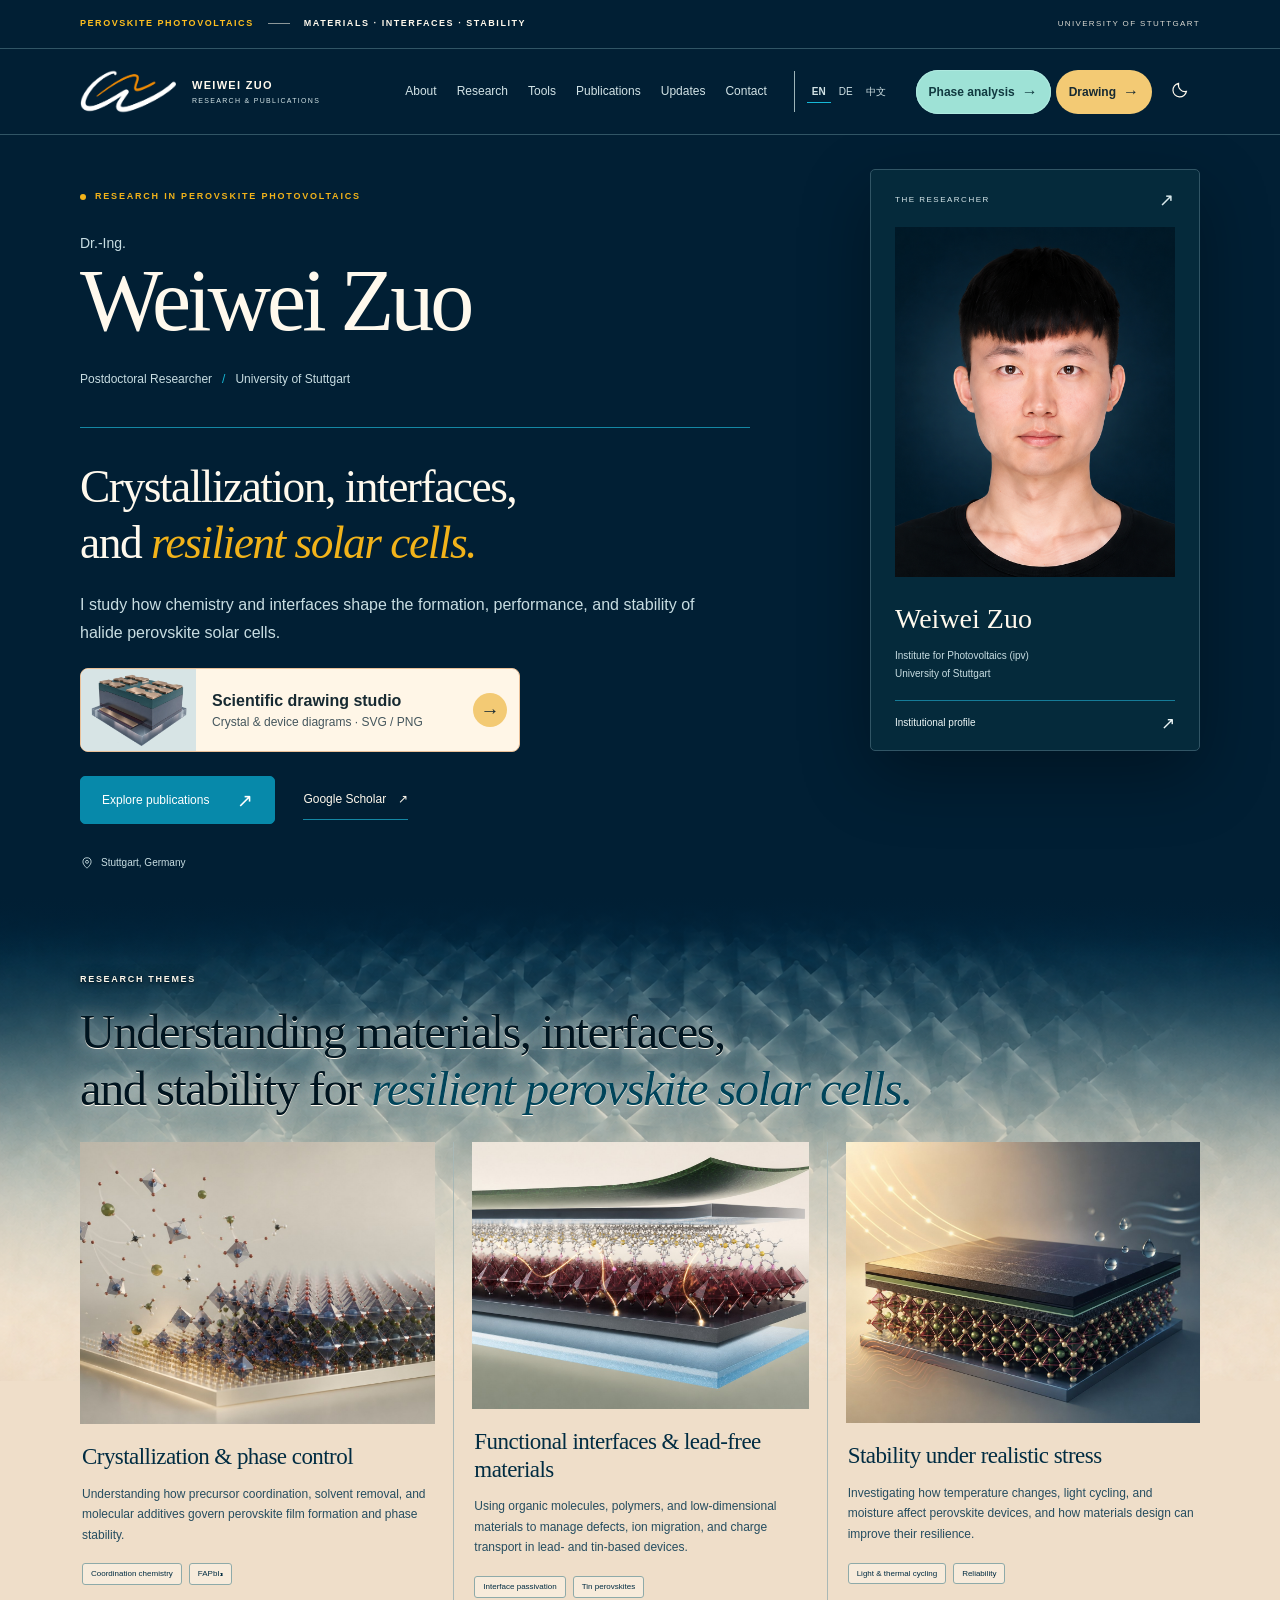
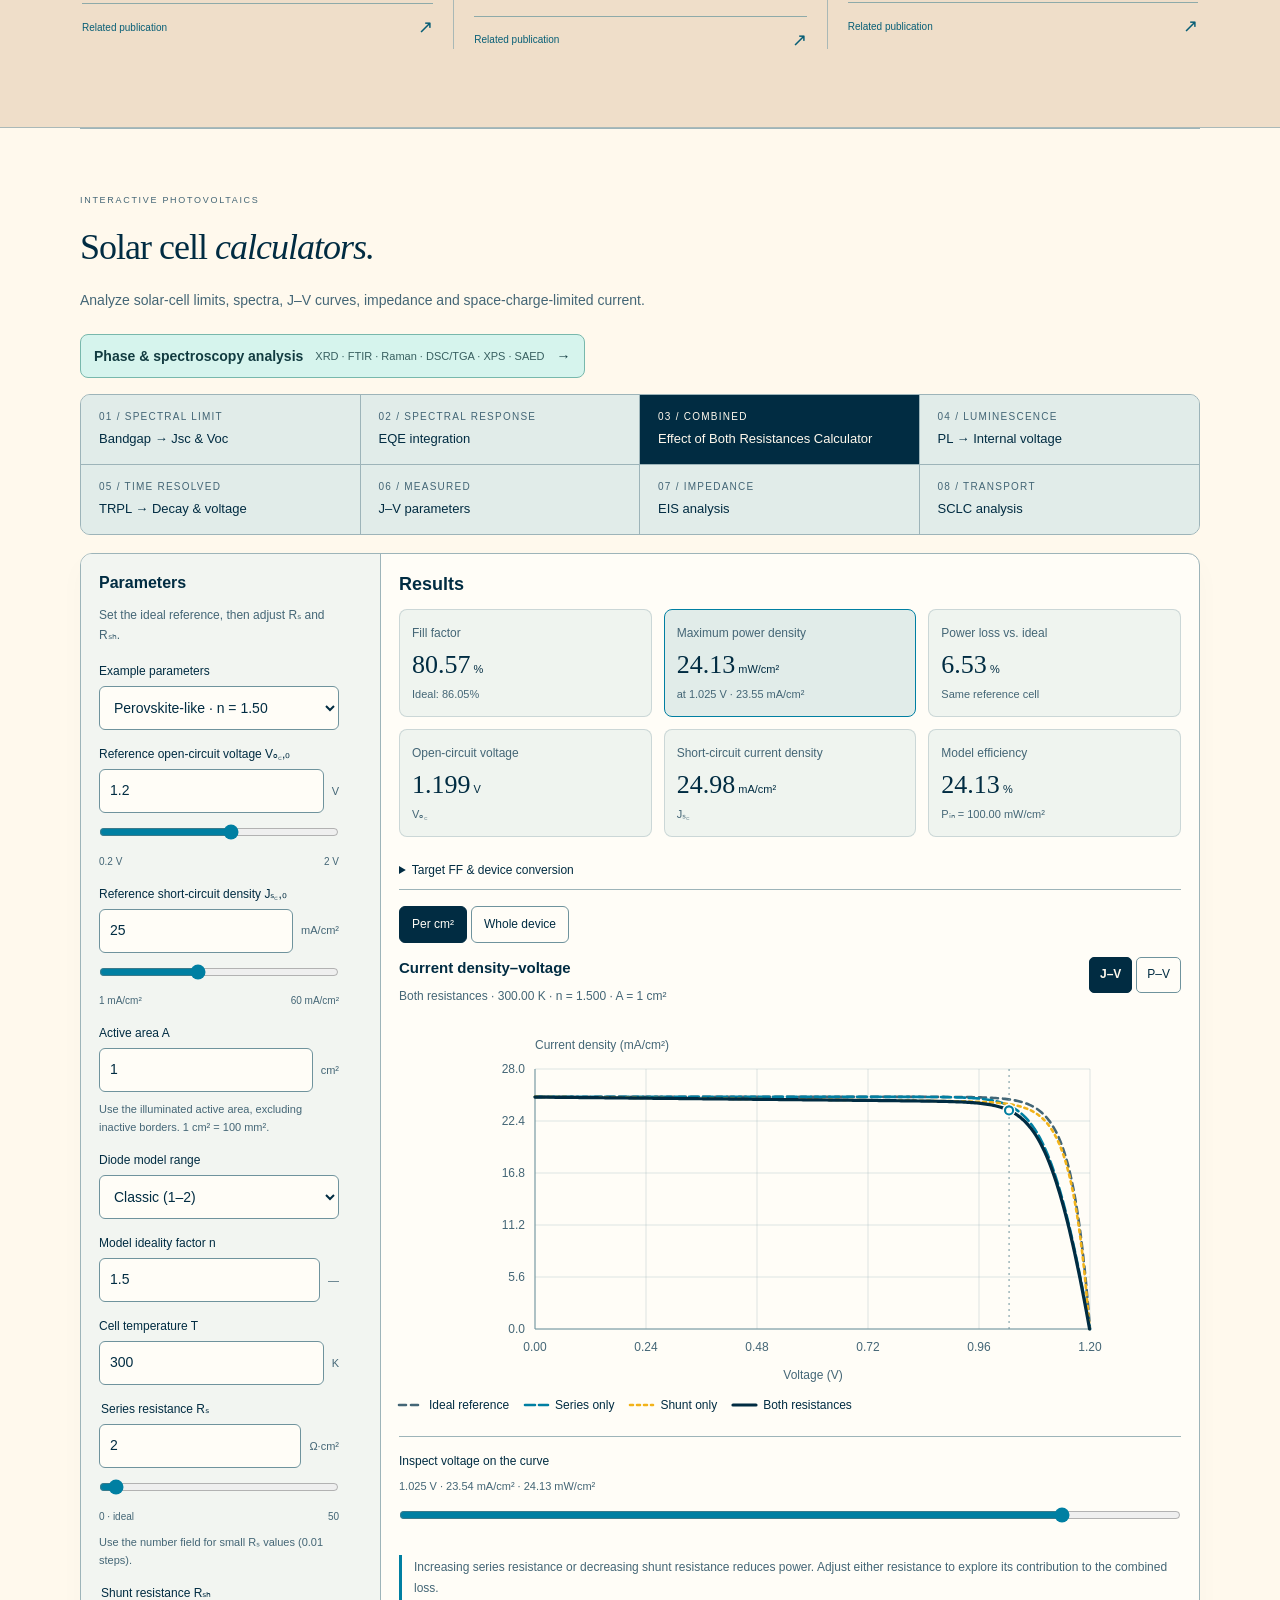
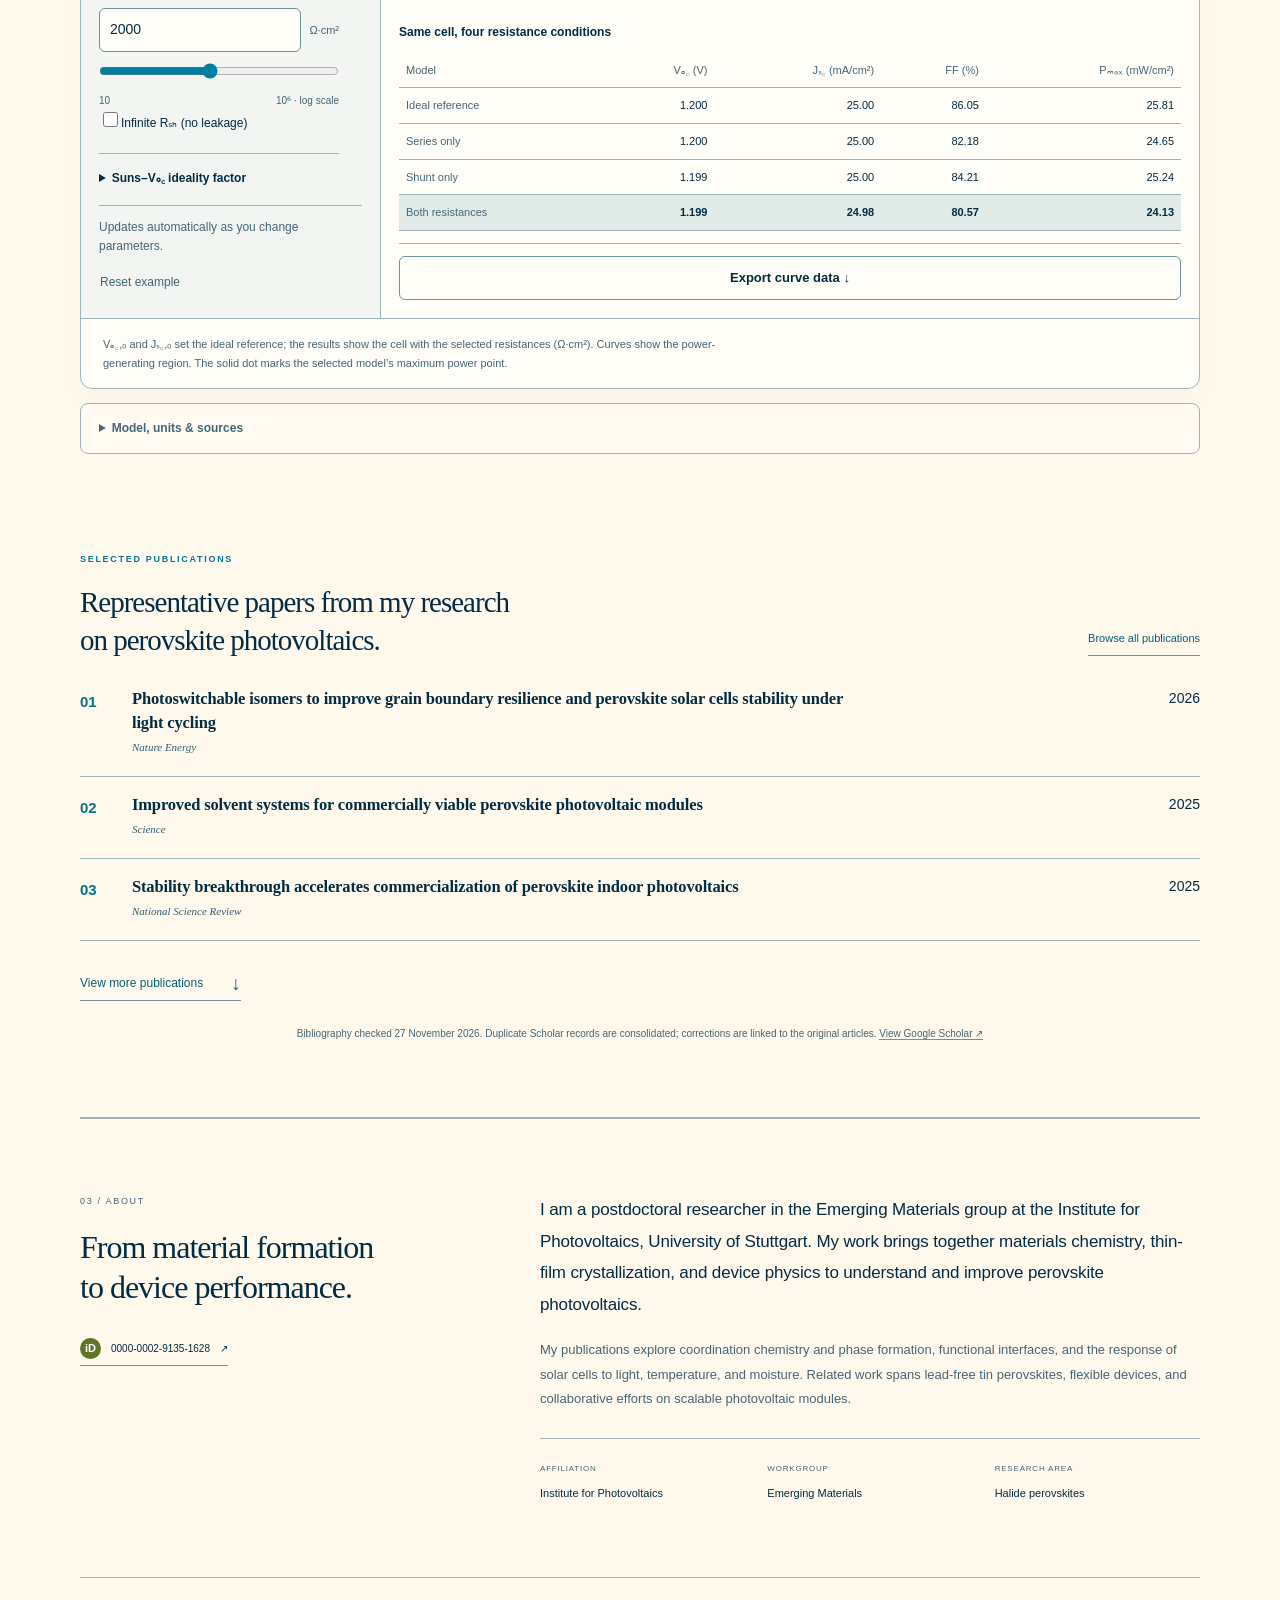
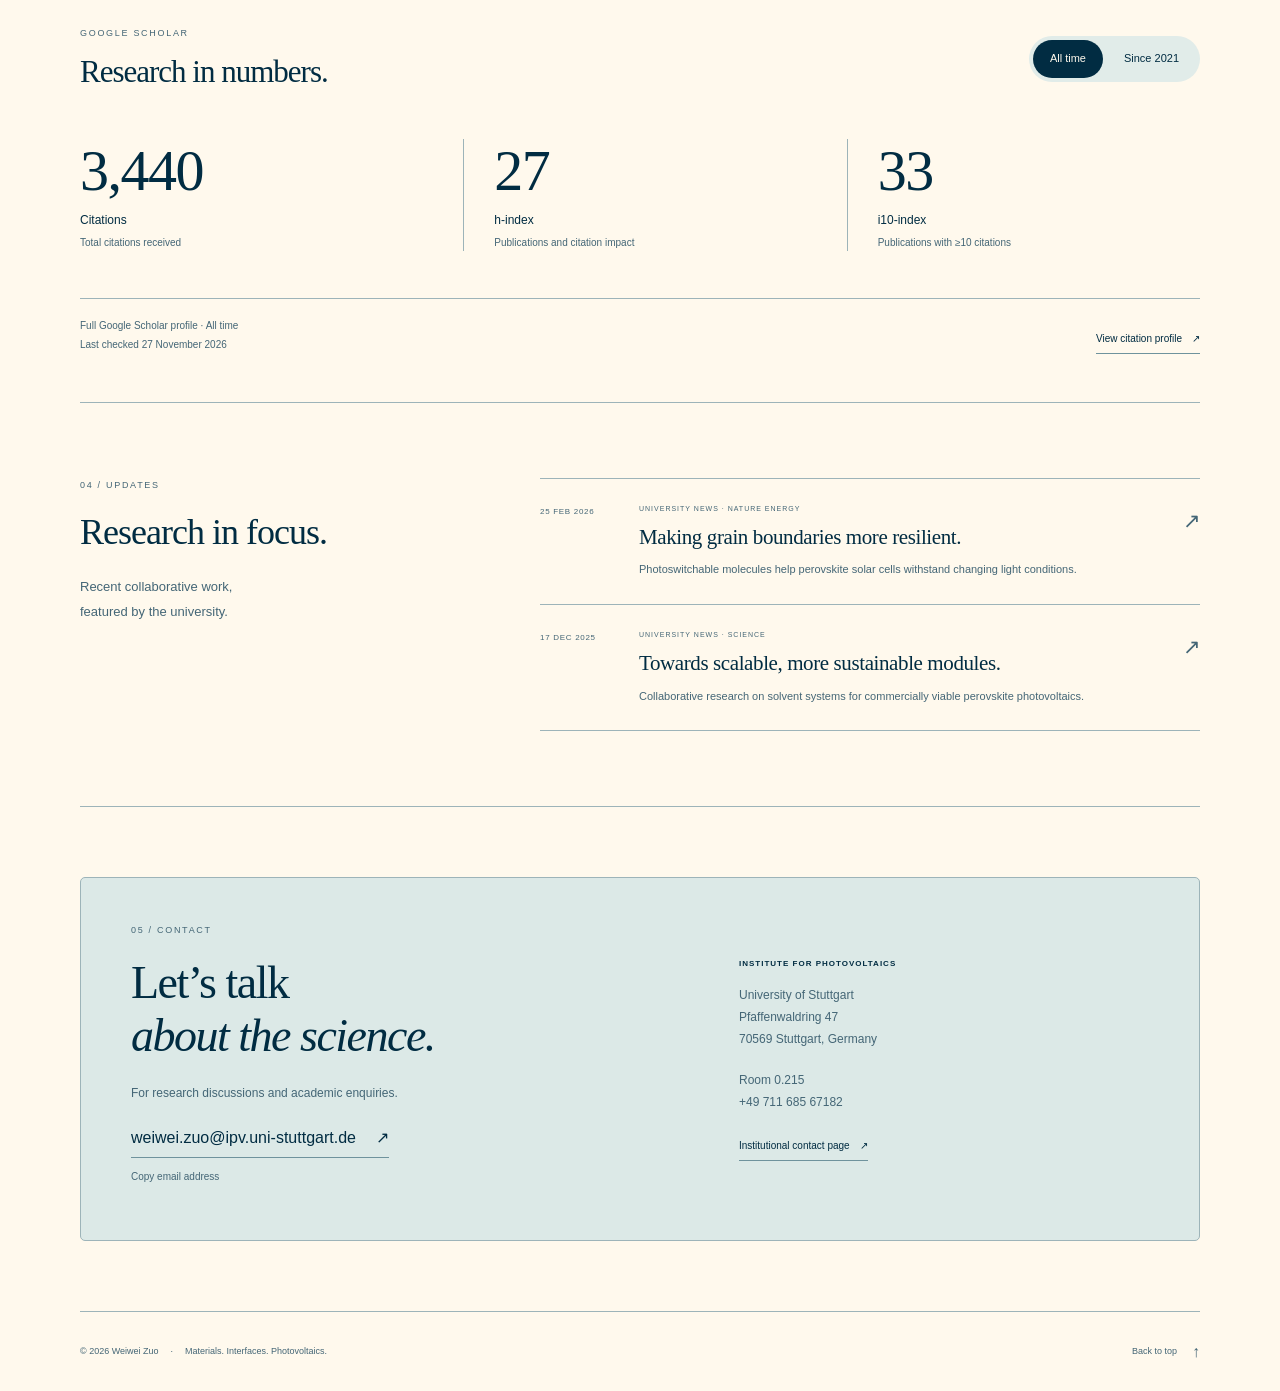
<file: index.html>
<!doctype html>
<html lang="en" data-theme="light">
<head>
  <meta charset="utf-8">
  <meta name="viewport" content="width=device-width, initial-scale=1">
  <meta name="description" content="Weiwei Zuo, Dr.-Ing., postdoctoral researcher at the Institute for Photovoltaics, University of Stuttgart. Research on perovskite crystallization, functional interfaces, and device stability.">
  <meta name="color-scheme" content="light dark">
  <meta name="theme-color" content="#011f34">
  <meta name="robots" content="index, follow">
  <meta name="application-name" content="Weiwei Zuo | Perovskite Photovoltaic">
  <meta name="apple-mobile-web-app-title" content="Weiwei Zuo">
  <meta property="og:title" content="Weiwei Zuo | Perovskite Photovoltaic">
  <meta property="og:description" content="Crystallization, interfaces, and resilient solar cells. Research and publications from the University of Stuttgart.">
  <meta property="og:type" content="website">
  <link rel="canonical" href="https://muheilheim.github.io/weezuo/">
  <meta property="og:url" content="https://muheilheim.github.io/weezuo/">
  <meta property="og:image" content="https://muheilheim.github.io/weezuo/assets/weiwei-zuo.jpg">
  <meta property="og:image:alt" content="Portrait of Weiwei Zuo">
  <title>Weiwei Zuo | Perovskite Photovoltaic</title>
  <link rel="icon" type="image/svg+xml" sizes="any" href="./assets/weiwei-zuo-icon.svg">
  <link rel="stylesheet" href="./styles.css?v=4963ac18c523">
  <link rel="alternate" hreflang="en" href="https://muheilheim.github.io/weezuo/">
  <link rel="alternate" hreflang="de" href="https://muheilheim.github.io/weezuo/de.html">
  <link rel="alternate" hreflang="zh-CN" href="https://muheilheim.github.io/weezuo/zh.html">
  <link rel="alternate" hreflang="x-default" href="https://muheilheim.github.io/weezuo/">
  <script defer src="./i18n.js?v=c0f5209e2efa"></script>
  <script defer src="./profile.js?v=97cbedcf37a3"></script>
  <script defer src="./publications.js?v=d4b25a7fa334"></script>
  <script defer src="./app.js?v=a624c6fcf345"></script>
  <link rel="stylesheet" href="./resistance-lab.css?v=e8a22ecb0425">
  <script defer src="./csv-export.js?v=f957c0c2aa8f"></script>
  <script defer src="./resistance-model.js?v=f75575c6beba"></script>
  <script defer src="./resistance-lab.js?v=5ccb7c693978"></script>
  <link rel="stylesheet" href="./spectral-tools.css?v=1b9dd854fb6a">
  <script defer src="./solar-spectrum.js?v=75fdae03298f"></script>
  <script defer src="./spectral-model.js?v=a435ff0e4b3c"></script>
  <script defer src="./pl-voltage-model.js?v=77e765598672"></script>
  <script defer src="./spectral-tools.js?v=575c48717ee9"></script>
  <link rel="stylesheet" href="./pl-voltage.css?v=1bfdd2266ac3">
  <script defer src="./pl-voltage.js?v=1256a1cfbff0"></script>
  <link rel="stylesheet" href="./trpl.css?v=86bdd44f512e">
  <script defer src="./trpl-model.js?v=489c4a5b5a81"></script>
  <script defer src="./trpl.js?v=9fc6e61fcebc"></script>
  <link rel="stylesheet" href="./bandgap-tools.css?v=fa34a63f3fa5">
  <script defer src="./bandgap-model.js?v=0b69599a1114"></script>
  <script defer src="./bandgap-tools.js?v=dd54475083bd"></script>
  <link rel="stylesheet" href="./pl-pseudo-jv.css?v=9f684fd9dd46">
  <script defer src="./pl-pseudo-jv-model.js?v=a3b6ccb389dc"></script>
  <script defer src="./pl-pseudo-jv.js?v=584c2c3fe7b2"></script>
  <script type="application/ld+json">{"@context":"https://schema.org","@type":"Person","name":"Weiwei Zuo","honorificPrefix":"Dr.-Ing.","jobTitle":"Postdoctoral Researcher","affiliation":{"@type":"Organization","name":"Institute for Photovoltaics, University of Stuttgart","url":"https://www.ipv.uni-stuttgart.de/"},"sameAs":["https://www.ipv.uni-stuttgart.de/en/institute/team/Zuo/","https://scholar.google.com/citations?user=ynl-iTQAAAAJ&hl=en","https://orcid.org/0000-0002-9135-1628"],"email":"weiwei.zuo@ipv.uni-stuttgart.de"}</script>
<link rel="stylesheet" href="./calculator-layout.css?v=8dc3f1fa5ef8">
<script defer src="./measurement-model.js?v=73c1d2336c94"></script>
<script defer src="./measurement-tools.js?v=588a5b37761f"></script>
<script defer src="./electrical-model.js?v=c300a367e66d"></script>
<script defer src="./electrical-tools.js?v=50d7bd044545"></script>
<script defer src="./characterization-link.js?v=6464227fb08e"></script>
<script defer src="./dark-jv-model.js?v=10f0facb9f0c"></script>
<script defer src="./dark-jv-tools.js?v=85cc5e776644"></script>
<script defer src="./calculator-layout.js?v=6ba25044bd08"></script>
</head>
<body>
  <a class="skip-link" href="#main">Skip to content</a>
  <div class="top-banner">
    <div class="top-banner-inner wrap">
      <p class="top-banner-focus"><span>PEROVSKITE PHOTOVOLTAICS</span><span class="top-banner-separator" aria-hidden="true"></span><span>MATERIALS · INTERFACES · STABILITY</span></p>
      <p class="top-banner-affiliation">UNIVERSITY OF STUTTGART</p>
    </div>
  </div>
  <header class="header">
    <div class="header-inner wrap">
      <a href="#home" class="brand" aria-label="Weiwei Zuo home"><img class="brand-mark" src="./assets/weiwei-zuo-logo.png" width="1846" height="852" alt="" decoding="async"><span>WEIWEI ZUO<span class="brand-subtitle">RESEARCH &amp; PUBLICATIONS</span></span></a>
      <nav id="navigation" class="nav" aria-label="Main navigation"><a href="#about">About</a><a href="#research">Research</a><a href="#solar-cell-tools">Tools</a><a href="#publications">Publications</a><a href="#updates">Updates</a><a href="#contact">Contact</a><span class="language-switch" role="group" aria-label="Language"><a data-language="en" href="./index.html" lang="en" aria-current="page">EN</a><a data-language="de" href="./de.html" lang="de">DE</a><a data-language="zh" href="./zh.html" lang="zh-CN">中文</a></span></nav>
      <div class="header-actions">
        <nav class="drawing-navigation" aria-label="Research workspaces">
          <a class="drawing-nav-link phase-nav-link" href="./phase-analysis.html?lang=en"><span>Phase analysis</span><span aria-hidden="true">→</span></a>
          <a class="drawing-nav-link" href="./drawing.html?lang=en"><span>Drawing</span><span aria-hidden="true">→</span></a>
        </nav>
        <button class="icon-button" id="theme-button" type="button" aria-label="Switch to dark mode" aria-pressed="false"><svg class="moon-icon" viewBox="0 0 24 24" fill="none" stroke="currentColor" stroke-width="1.5" aria-hidden="true"><path d="M20.8 13.2A8.5 8.5 0 0 1 10.8 3.1a8.6 8.6 0 1 0 10 10.1Z"/></svg><svg class="sun-icon" viewBox="0 0 24 24" fill="none" stroke="currentColor" stroke-width="1.5" aria-hidden="true"><circle cx="12" cy="12" r="4"/><path d="M12 2v2m0 16v2M2 12h2m16 0h2M5 5l1.5 1.5m11 11L19 19M5 19l1.5-1.5m11-11L19 5"/></svg></button>
      </div>
    </div>
  </header>
  <main id="main" tabindex="-1">
    <div class="hero-stage">
    <section class="hero wrap" id="home" aria-labelledby="hero-title">
      <div class="hero-copy">
        <div class="eyebrow"><span class="status-dot" aria-hidden="true"></span>RESEARCH IN PEROVSKITE PHOTOVOLTAICS</div>
        <p class="credential" data-profile="credential">Dr.-Ing.</p>
        <h1 id="hero-title" data-profile="name">Weiwei Zuo</h1>
        <p class="hero-role"><span data-profile="role">Postdoctoral Researcher</span><span class="role-divider" aria-hidden="true">/</span><span data-profile="university">University of Stuttgart</span></p>
        <p class="hero-headline">Crystallization, interfaces,<br>and <em>resilient solar cells.</em></p>
        <p class="hero-description" data-profile="statement">I study how chemistry and interfaces shape the formation, performance, and stability of halide perovskite solar cells.</p>
        <a class="drawing-feature" href="./drawing.html?lang=en" aria-labelledby="drawing-feature-title" aria-describedby="drawing-feature-details">
          <span class="drawing-feature-visual"><img src="./assets/drawing-device-thumbnail.webp" width="720" height="540" alt="" decoding="async"></span>
          <span class="drawing-feature-copy">
            <strong id="drawing-feature-title">Scientific drawing studio</strong>
            <span id="drawing-feature-details">Crystal &amp; device diagrams · SVG / PNG</span>
          </span>
          <span class="drawing-feature-arrow" aria-hidden="true">→</span>
        </a>
        <div class="hero-cta"><a class="button primary" href="#publications">Explore publications<span aria-hidden="true">↗</span></a><a class="text-link" href="https://scholar.google.com/citations?user=ynl-iTQAAAAJ&amp;hl=en" target="_blank" rel="noopener noreferrer">Google Scholar<span aria-hidden="true">↗</span></a></div>
        <div class="hero-location"><svg viewBox="0 0 24 24" fill="none" stroke="currentColor" stroke-width="1.5" aria-hidden="true"><path d="M19 10c0 5-7 11-7 11S5 15 5 10a7 7 0 0 1 14 0Z"/><circle cx="12" cy="10" r="2.5"/></svg>Stuttgart, Germany</div>
      </div>
      <aside class="profile-card" aria-label="Researcher profile">
        <div class="profile-topline"><span>THE RESEARCHER</span><span aria-hidden="true">↗</span></div>
        <div class="portrait-frame"><img src="./assets/weiwei-zuo-dark-v2.png" width="220" height="220" alt="Portrait of Weiwei Zuo" id="profile-photo" fetchpriority="high"><span class="portrait-fallback" hidden>WZ</span></div>
        <div class="profile-card-info"><strong data-profile="name">Weiwei Zuo</strong><span data-profile="institute">Institute for Photovoltaics (ipv)</span><span data-profile="university">University of Stuttgart</span></div>
        <a class="profile-card-link" href="https://www.ipv.uni-stuttgart.de/en/institute/team/Zuo/" target="_blank" rel="noopener noreferrer">Institutional profile<span aria-hidden="true">↗</span></a>
      </aside>
    </section>
    </div>

    <section id="research" class="research-section" aria-labelledby="research-title">
      <div class="research-inner wrap">
      <div class="section-heading"><div><p class="section-kicker">RESEARCH THEMES</p><h2 id="research-title">Understanding materials, interfaces,<br>and stability for <em>resilient perovskite solar cells.</em></h2></div></div>
      <div class="research-grid">
        <article class="research-card"><figure class="research-visual"><img src="./assets/crystallization-concept.jpg" width="1536" height="1024" loading="eager" decoding="async" alt="Conceptual 3D illustration of precursor species assembling into a perovskite crystal lattice"><figcaption>CRYSTALLIZATION</figcaption></figure><div class="research-card-content"><div class="research-card-top"><span>01</span></div><h3>Crystallization &amp; phase control</h3><p>Understanding how precursor coordination, solvent removal, and molecular additives govern perovskite film formation and phase stability.</p><div class="tags"><span>Coordination chemistry</span><span>FAPbI₃</span></div><a href="https://doi.org/10.1039/d3ee02404k" target="_blank" rel="noopener noreferrer">Related publication<span aria-hidden="true">↗</span></a></div></article>
        <article class="research-card"><figure class="research-visual"><img src="./assets/interfaces-concept.jpg" width="1536" height="1024" loading="eager" decoding="async" alt="Conceptual 3D illustration of molecular passivation and charge transport at perovskite device interfaces"><figcaption>INTERFACES</figcaption></figure><div class="research-card-content"><div class="research-card-top"><span>02</span></div><h3>Functional interfaces &amp; lead-free materials</h3><p>Using organic molecules, polymers, and low-dimensional materials to manage defects, ion migration, and charge transport in lead- and tin-based devices.</p><div class="tags"><span>Interface passivation</span><span>Tin perovskites</span></div><a href="https://pubs.acs.org/aelccp/article-abstract/5/6/1923/1567621/Tin-Halide-Perovskite-Films-Made-of-Highly?redirectedFrom=fulltext" target="_blank" rel="noopener noreferrer">Related publication<span aria-hidden="true">↗</span></a></div></article>
        <article class="research-card"><figure class="research-visual"><img src="./assets/stability-concept.jpg" width="1536" height="1024" loading="eager" decoding="async" alt="Conceptual 3D illustration of a perovskite photovoltaic device under light, moisture, and temperature cycling"><figcaption>STABILITY</figcaption></figure><div class="research-card-content"><div class="research-card-top"><span>03</span></div><h3>Stability under realistic stress</h3><p>Investigating how temperature changes, light cycling, and moisture affect perovskite devices, and how materials design can improve their resilience.</p><div class="tags"><span>Light &amp; thermal cycling</span><span>Reliability</span></div><a href="https://doi.org/10.1038/s41578-025-00781-7" target="_blank" rel="noopener noreferrer">Related publication<span aria-hidden="true">↗</span></a></div></article>
      </div>
      </div>
    </section>

    <section id="solar-cell-tools" class="resistance-section wrap" aria-labelledby="resistance-title">
      <div class="section-heading"><div><p class="section-kicker">INTERACTIVE PHOTOVOLTAICS</p><h2 id="resistance-title">Solar cell <em>calculators.</em></h2></div></div>
      <p class="resistance-intro">Analyze solar-cell limits, spectra, J–V curves, impedance and space-charge-limited current.</p>
      <a class="phase-tool-entry" href="./phase-analysis.html?lang=en"><strong>Phase &amp; spectroscopy analysis</strong><small>XRD · FTIR · Raman · DSC/TGA · XPS · SAED</small><span aria-hidden="true">→</span></a>
      <div class="pv-tabs" role="tablist" aria-label="Solar cell calculators">
        <button id="pv-tab-bandgap" type="button" role="tab" data-pv-tool="bandgap-jsc" aria-selected="false" aria-controls="bandgap-jsc" tabindex="-1"><span>01 / SPECTRAL LIMIT</span>Bandgap → Jsc &amp; Voc</button>
        <button id="pv-tab-eqe" type="button" role="tab" data-pv-tool="eqe-integration" aria-selected="false" aria-controls="eqe-integration" tabindex="-1"><span>02 / SPECTRAL RESPONSE</span>EQE integration</button>
        <button id="pv-tab-resistance" type="button" role="tab" data-pv-tool="solar-cell-tools" aria-selected="true" aria-controls="resistance-panel"><span>03 / COMBINED</span>Effect of Both Resistances Calculator</button>
        <button id="pv-tab-pl" type="button" role="tab" data-pv-tool="pl-voltage" aria-selected="false" aria-controls="pl-voltage" tabindex="-1"><span>04 / LUMINESCENCE</span>PL → Internal voltage</button>
        <button id="pv-tab-trpl" type="button" role="tab" data-pv-tool="trpl" aria-selected="false" aria-controls="trpl" tabindex="-1"><span>05 / TIME RESOLVED</span>TRPL → Decay &amp; voltage</button>
        <button id="pv-tab-jv" type="button" role="tab" data-pv-tool="jv-analysis" aria-selected="false" aria-controls="jv-analysis" tabindex="-1"><span>06 / MEASURED</span>J–V parameters</button>
        <button id="pv-tab-eis" type="button" role="tab" data-pv-tool="eis-analysis" aria-selected="false" aria-controls="eis-analysis" tabindex="-1"><span>07 / IMPEDANCE</span>EIS analysis</button>
        <button id="pv-tab-sclc" type="button" role="tab" data-pv-tool="sclc-analysis" aria-selected="false" aria-controls="sclc-analysis" tabindex="-1"><span>08 / TRANSPORT</span>SCLC analysis</button>
      </div>
      <div id="resistance-panel" role="tabpanel" aria-labelledby="pv-tab-resistance" tabindex="0" data-pv-panel>
        <div id="resistance-calculator"></div>
      </div>
      <div id="bandgap-jsc" role="tabpanel" aria-labelledby="pv-tab-bandgap" tabindex="0" data-pv-panel hidden>
        <div id="bandgap-calculator"></div>
      </div>
      <div id="eqe-integration" role="tabpanel" aria-labelledby="pv-tab-eqe" tabindex="0" data-pv-panel hidden>
        <div id="eqe-calculator"></div>
      </div>
      <div id="pl-voltage" role="tabpanel" aria-labelledby="pv-tab-pl" tabindex="0" data-pv-panel hidden>
        <div id="pl-voltage-calculator"></div>
      </div>
      <div id="trpl" role="tabpanel" aria-labelledby="pv-tab-trpl" tabindex="0" data-pv-panel hidden>
        <div id="trpl-calculator"></div>
      </div>
      <div id="jv-analysis" role="tabpanel" aria-labelledby="pv-tab-jv" tabindex="0" data-pv-panel hidden>
        <div id="jv-calculator"></div>
      </div>
      <div id="eis-analysis" role="tabpanel" aria-labelledby="pv-tab-eis" tabindex="0" data-pv-panel hidden>
        <div id="eis-calculator"></div>
      </div>
      <div id="sclc-analysis" role="tabpanel" aria-labelledby="pv-tab-sclc" tabindex="0" data-pv-panel hidden>
        <div id="sclc-calculator"></div>
      </div>
      <noscript><p>Enable JavaScript to use these calculators. <a class="inline-link" href="https://www.nlr.gov/grid/solar-resource/spectra-am1.5">Reference AM1.5 spectra.</a></p></noscript>
    </section>

    <section id="publications" class="section publications-section wrap" aria-labelledby="publications-title">
      <div class="section-heading"><div><p class="section-kicker">SELECTED PUBLICATIONS</p><h2 id="publications-title">Representative papers from my research<br>on perovskite photovoltaics.</h2></div></div>
      <p class="publication-intro">Journal articles, reviews, and perspectives — browse a selection or explore the full list.</p>
      <details class="publication-tools">
        <summary>Browse all publications</summary>
      <div class="publication-controls" id="publication-controls" hidden>
        <div class="publication-tabs" role="group" aria-label="Publication selection"><button type="button" data-scope="selected" aria-pressed="true">Selected<span id="selected-count">8</span></button><button type="button" data-scope="all" aria-pressed="false">All publications<span id="all-count">48</span></button></div>
        <div class="search-controls"><div class="search-box"><svg viewBox="0 0 24 24" fill="none" stroke="currentColor" stroke-width="1.5" aria-hidden="true"><circle cx="10.5" cy="10.5" r="6.5"/><path d="m16 16 5 5"/></svg><label class="sr-only" for="publication-search">Search publications</label><input id="publication-search" type="search" placeholder="Search title, author, journal…" autocomplete="off"><button type="button" id="clear-search" aria-label="Clear search" hidden>×</button></div><label class="sr-only" for="year-filter">Filter by year</label><select id="year-filter"><option value="all">All years</option></select></div>
      </div>
      <a class="inline-link publication-download" href="./publications.bib?v=be436d37a46f" download="Weiwei-Zuo-publications.bib">Download full BibTeX<span aria-hidden="true">↓</span></a>
      </details>
      <div class="publication-summary"><p id="results-status" role="status" aria-live="polite">Selected publications</p><span>Newest first</span></div>
      <div id="publication-list" class="publication-list">
        <article class="publication"><div class="pub-year">2026</div><div class="pub-main"><h3><a href="https://doi.org/10.1038/s41560-026-01993-z" target="_blank" rel="noopener noreferrer">Photoswitchable isomers to improve grain boundary resilience and perovskite solar cells stability under light cycling</a></h3><p class="pub-journal">Nature Energy</p><p class="pub-authors">Zuhong Zhang, Rui Zhu, Guixiang Li, et al.</p><p class="pub-citation">Nature Energy 11(4), 623-632 (2026).</p><div class="pub-links"><a href="https://doi.org/10.1038/s41560-026-01993-z" target="_blank" rel="noopener noreferrer">DOI ↗</a><a href="https://doi.org/10.1038/s41560-026-02041-6" target="_blank" rel="noopener noreferrer">Correction ↗</a></div></div></article>
        <article class="publication"><div class="pub-year">2025</div><div class="pub-main"><h3><a href="https://doi.org/10.1126/science.adz0091" target="_blank" rel="noopener noreferrer">Improved solvent systems for commercially viable perovskite photovoltaic modules</a></h3><p class="pub-journal">Science</p><p class="pub-authors">Yinke Wang, Ye Liu, Xin Luo, et al.</p><p class="pub-citation">Science 390(6777), 1021-1028 (2025).</p><div class="pub-links"><a href="https://doi.org/10.1126/science.adz0091" target="_blank" rel="noopener noreferrer">DOI ↗</a></div></div></article>
        <article class="publication"><div class="pub-year">2025</div><div class="pub-main"><h3><a href="https://doi.org/10.1038/s41578-025-00781-7" target="_blank" rel="noopener noreferrer">Resilience pathways for halide perovskite photovoltaics under temperature cycling</a></h3><p class="pub-journal">Nature Reviews Materials</p><p class="pub-authors">Luyan Wu, Shuaifeng Hu, Feng Yang, et al.</p><p class="pub-citation">Nature Reviews Materials 10(7), 536-549 (2025).</p><div class="pub-links"><a href="https://doi.org/10.1038/s41578-025-00781-7" target="_blank" rel="noopener noreferrer">DOI ↗</a></div></div></article>
      </div>
      <div class="publication-bottom"><button id="load-more" class="button secondary" type="button" hidden>View more publications<span aria-hidden="true">↓</span></button><p class="source-note">Bibliography checked <time datetime="2026-11-27">27 November 2026</time>. Duplicate Scholar records are consolidated; corrections are linked to the original articles. <a href="https://scholar.google.com/citations?user=ynl-iTQAAAAJ&amp;hl=en" target="_blank" rel="noopener noreferrer">View Google Scholar ↗</a></p></div>
      <noscript><p class="body-copy">Enable JavaScript to search the publication list, or download the complete BibTeX bibliography above.</p></noscript>
    </section>

    <section id="about" class="section about-section wrap" aria-labelledby="about-title">
      <div class="section-intro"><p class="section-kicker">03 / ABOUT</p><h2 id="about-title">From material formation<br>to device performance.</h2><a class="inline-link" href="https://orcid.org/0000-0002-9135-1628" target="_blank" rel="noopener noreferrer"><span class="orcid-mark" aria-hidden="true">iD</span>0000-0002-9135-1628<span aria-hidden="true">↗</span></a></div>
      <div class="about-content"><p class="about-lead" data-profile="about">I am a postdoctoral researcher in the Emerging Materials group at the Institute for Photovoltaics, University of Stuttgart. My work brings together materials chemistry, thin-film crystallization, and device physics to understand and improve perovskite photovoltaics.</p><p class="body-copy" data-profile="researchSummary">My publications explore coordination chemistry and phase formation, functional interfaces, and the response of solar cells to light, temperature, and moisture. Related work spans lead-free tin perovskites, flexible devices, and collaborative efforts on scalable photovoltaic modules.</p><div class="about-facts"><div><span class="fact-label">AFFILIATION</span><span>Institute for Photovoltaics</span></div><div><span class="fact-label">WORKGROUP</span><span>Emerging Materials</span></div><div><span class="fact-label">RESEARCH AREA</span><span>Halide perovskites</span></div></div></div>
    </section>

    <section id="metrics" class="metrics-section wrap" aria-labelledby="metrics-title">
      <div class="metrics-heading"><div><p class="section-kicker">GOOGLE SCHOLAR</p><h2 id="metrics-title">Research in numbers.</h2></div><div class="metrics-period" role="group" aria-label="Citation statistics period"><button type="button" data-metrics-period="all" aria-pressed="true">All time</button><button type="button" data-metrics-period="recent" aria-pressed="false">Since 2021</button></div></div>
      <dl class="metrics-grid" aria-live="polite" aria-atomic="true"><div><dt>Citations</dt><dd id="metric-citations">3,440</dd><span>Total citations received</span></div><div><dt>h-index</dt><dd id="metric-h-index">27</dd><span>Publications and citation impact</span></div><div><dt>i10-index</dt><dd id="metric-i10-index">33</dd><span>Publications with ≥10 citations</span></div></dl>
      <div class="metrics-footer"><p>Full Google Scholar profile · <span id="metrics-period-label">All time</span><br>Last checked <time id="metrics-checked" datetime="2026-11-27">27 November 2026</time></p><a class="inline-link" href="https://scholar.google.com/citations?user=ynl-iTQAAAAJ&amp;hl=en" target="_blank" rel="noopener noreferrer">View citation profile<span aria-hidden="true">↗</span></a></div>
      <script type="application/json" id="metrics-fallback">{"schemaVersion":1,"authorId":"ynl-iTQAAAAJ","checkedAt":"2026-11-27","recentSince":2021,"all":{"citations":3440,"hIndex":27,"i10Index":33},"recent":{"citations":3318,"hIndex":25,"i10Index":32}}</script>
    </section>

    <section id="updates" class="section updates-section wrap" aria-labelledby="updates-title">
      <div class="section-intro"><p class="section-kicker">04 / UPDATES</p><h2 id="updates-title">Research in focus.</h2><p class="body-copy">Recent collaborative work,<br>featured by the university.</p></div>
      <div class="updates-list">
        <article class="update-row"><time datetime="2026-02-25">25 FEB 2026</time><div><span class="update-category">UNIVERSITY NEWS · NATURE ENERGY</span><h3><a href="https://www.ipv.uni-stuttgart.de/en/institute/news/news/Protecting-perovskite-solar-cells-against-environmental-influences/" target="_blank" rel="noopener noreferrer">Making grain boundaries more resilient.</a></h3><p>Photoswitchable molecules help perovskite solar cells withstand changing light conditions.</p></div><span aria-hidden="true">↗</span></article>
        <article class="update-row"><time datetime="2025-12-17">17 DEC 2025</time><div><span class="update-category">UNIVERSITY NEWS · SCIENCE</span><h3><a href="https://www.ipv.uni-stuttgart.de/en/institute/news/news/Sustainable-production-of-high-quality-perovskite-solar-cells/" target="_blank" rel="noopener noreferrer">Towards scalable, more sustainable modules.</a></h3><p>Collaborative research on solvent systems for commercially viable perovskite photovoltaics.</p></div><span aria-hidden="true">↗</span></article>
      </div>
    </section>

    <section id="contact" class="contact-section wrap" aria-labelledby="contact-title">
      <div class="contact-inner">
        <div class="contact-copy"><p class="section-kicker">05 / CONTACT</p><h2 id="contact-title">Let’s talk<br><em>about the science.</em></h2><p>For research discussions and academic enquiries.</p><a class="contact-email" id="email-link" href="mailto:weiwei.zuo@ipv.uni-stuttgart.de"><span data-profile="email">weiwei.zuo@ipv.uni-stuttgart.de</span><span aria-hidden="true">↗</span></a><button type="button" class="copy-button" id="copy-email">Copy email address</button></div>
        <address class="contact-details"><p class="address-title">INSTITUTE FOR PHOTOVOLTAICS</p><p>University of Stuttgart<br><span data-profile="street">Pfaffenwaldring 47</span><br><span data-profile="city">70569 Stuttgart, Germany</span></p><p><span data-profile="office">Room 0.215</span><br><a href="tel:+4971168567182" data-profile="phone">+49 711 685 67182</a></p><a class="inline-link" href="https://www.ipv.uni-stuttgart.de/en/institute/team/Zuo/" target="_blank" rel="noopener noreferrer">Institutional contact page<span aria-hidden="true">↗</span></a></address>
      </div>
    </section>
  </main>
  <footer class="footer wrap"><p>© <span id="year">2026</span> Weiwei Zuo<span class="footer-dot">·</span>Materials. Interfaces. Photovoltaics.</p><a href="#home">Back to top<span aria-hidden="true">↑</span></a></footer>
  <dialog id="citation-dialog" aria-labelledby="citation-title"><div class="dialog-top"><span class="section-kicker">PUBLICATION DETAILS</span><button type="button" class="icon-button" id="close-dialog" aria-label="Close publication details">×</button></div><h2 id="citation-title"></h2><p id="citation-authors"></p><p id="citation-venue"></p><div id="citation-links" class="pub-links"></div><label for="bibtex-text" class="bibtex-label">BIBTEX</label><textarea id="bibtex-text" readonly spellcheck="false" rows="9"></textarea><button class="button primary" id="copy-citation" type="button">Copy BibTeX<span aria-hidden="true">↗</span></button></dialog>
  <div class="toast" id="toast" role="status" aria-live="polite"></div>
</body>
</html>
</file>
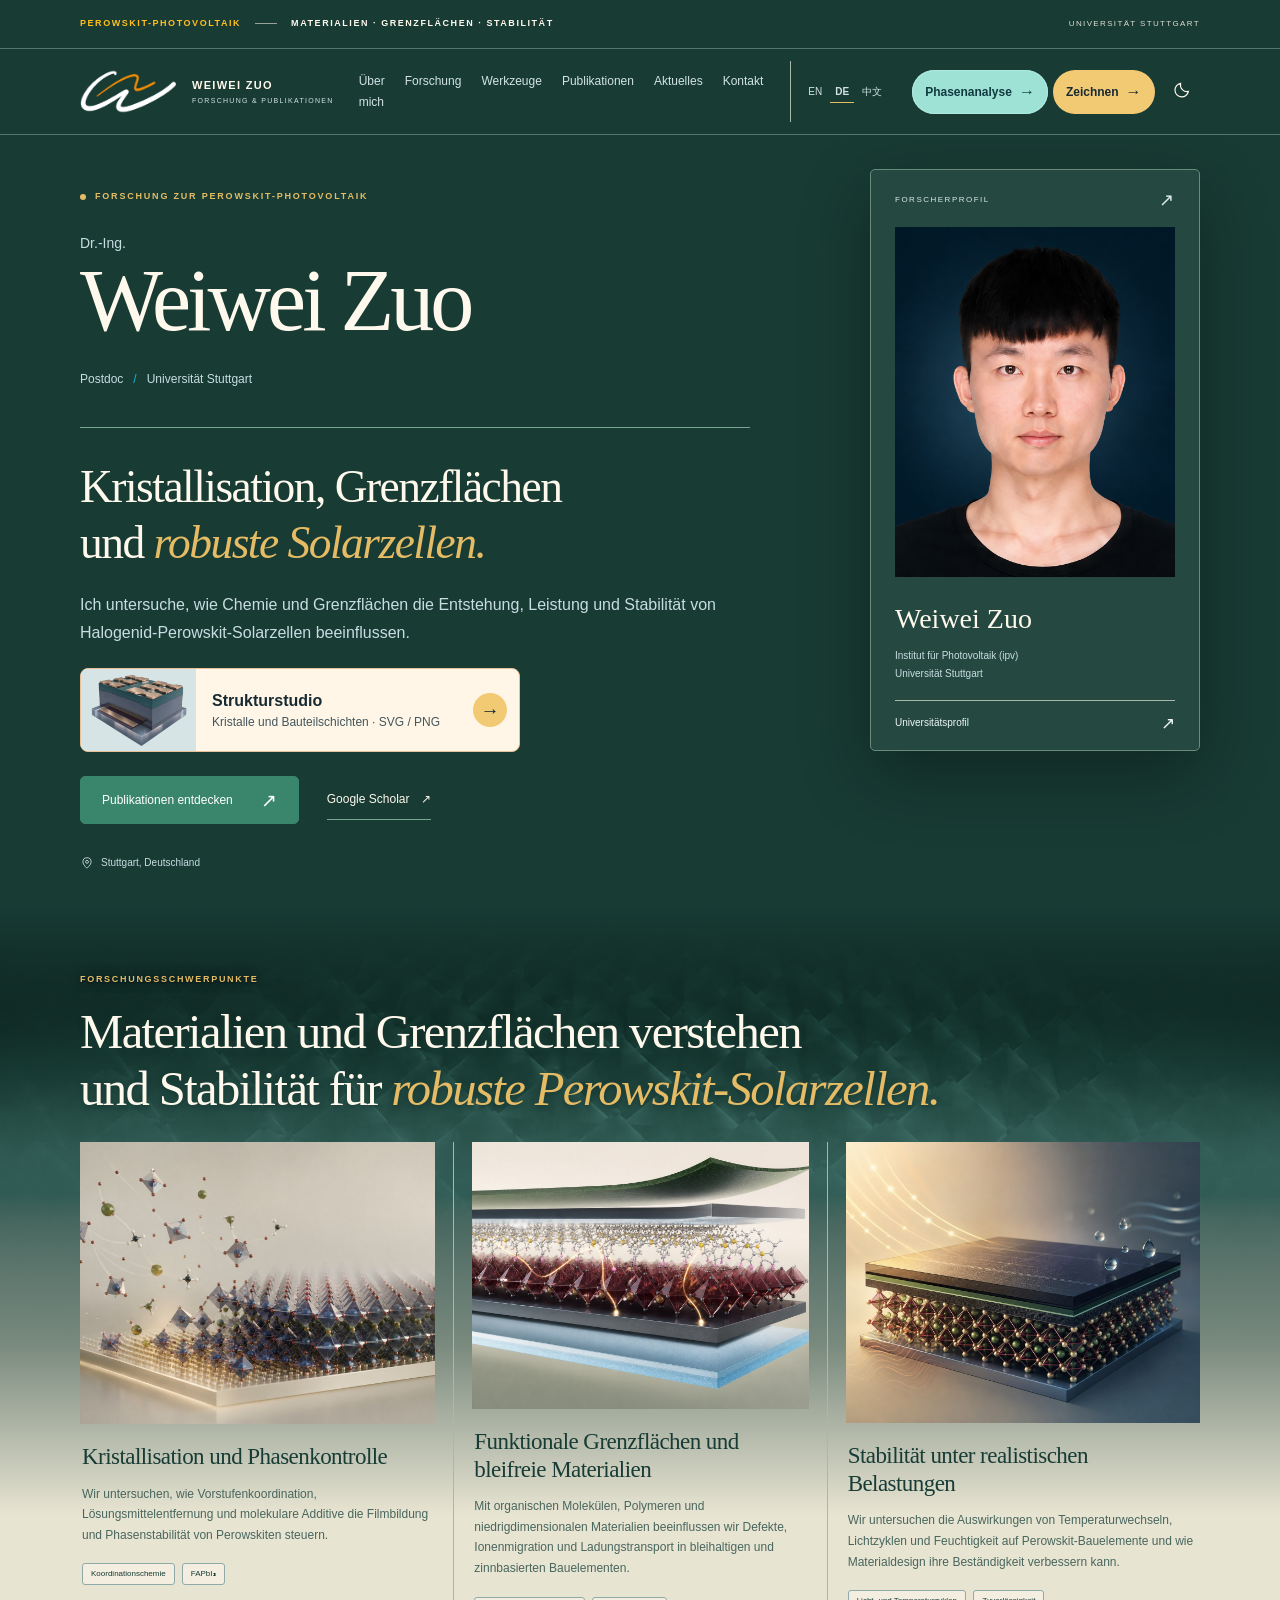
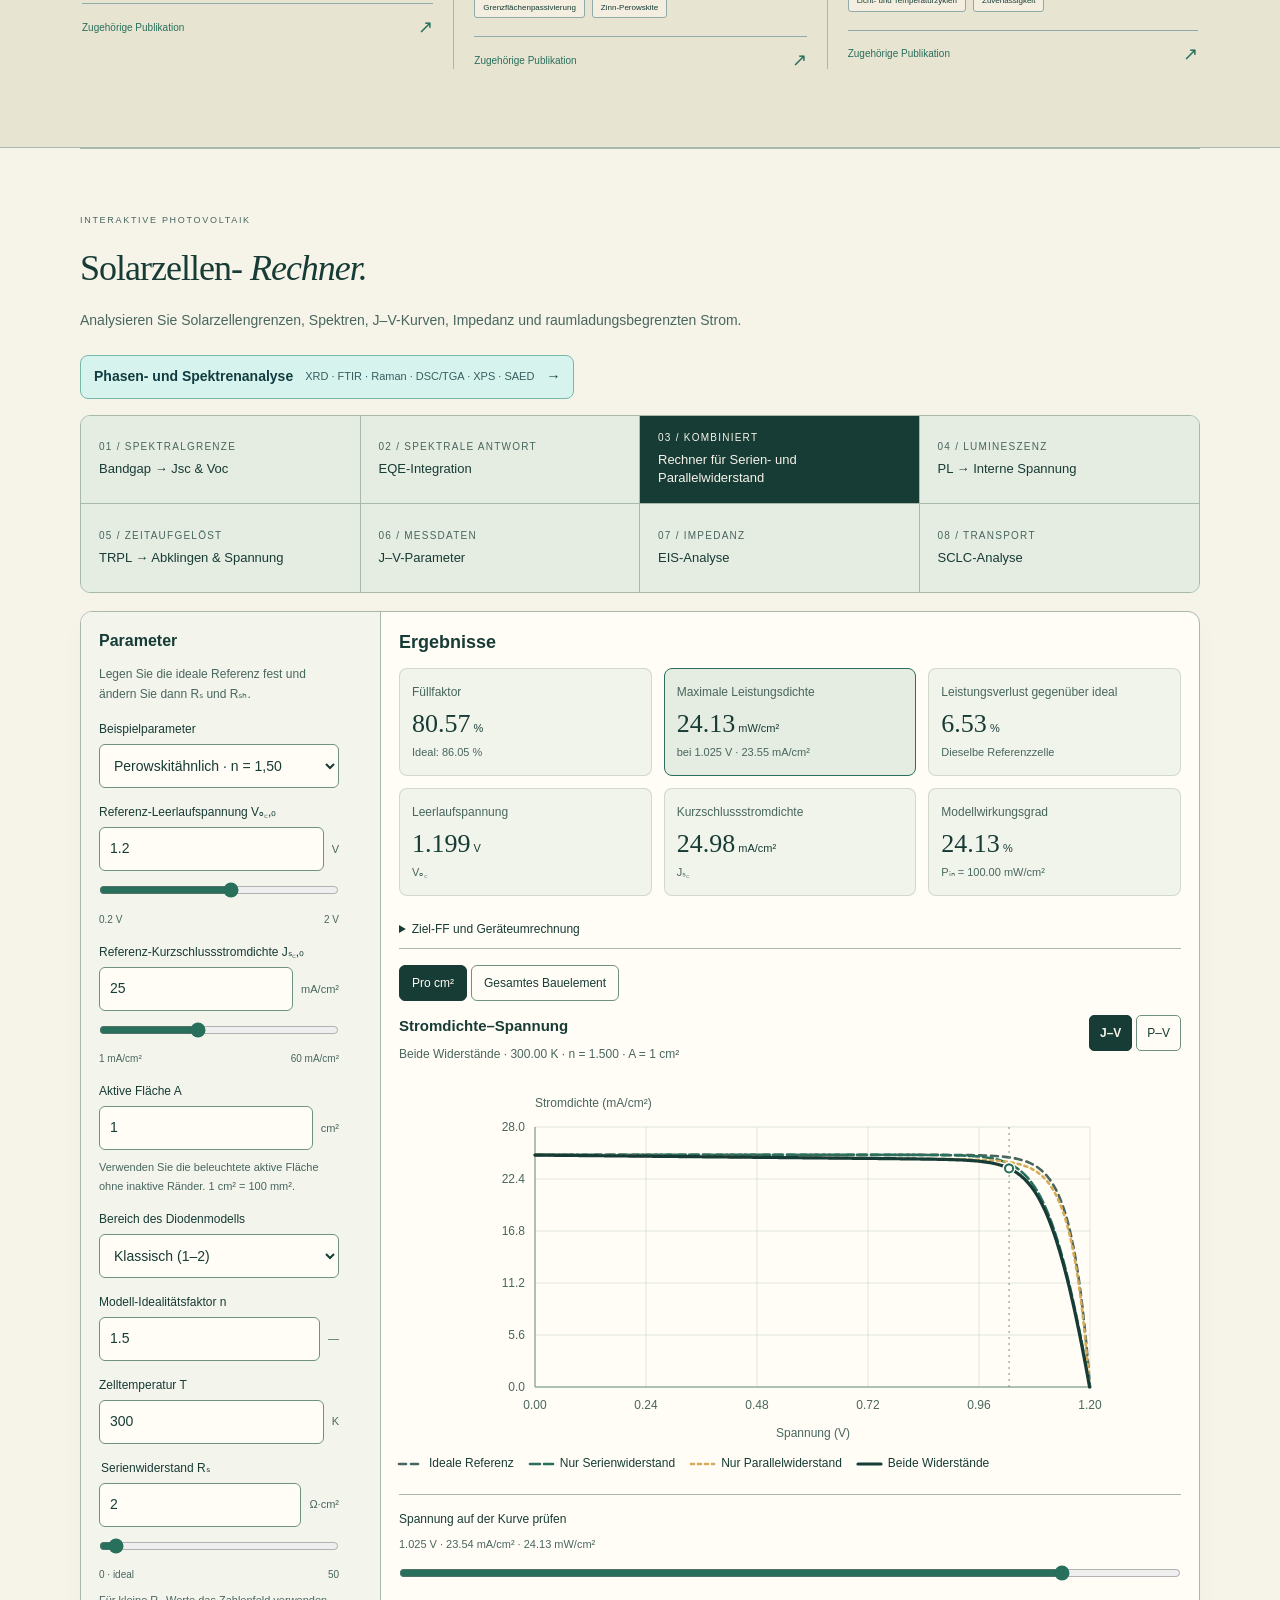
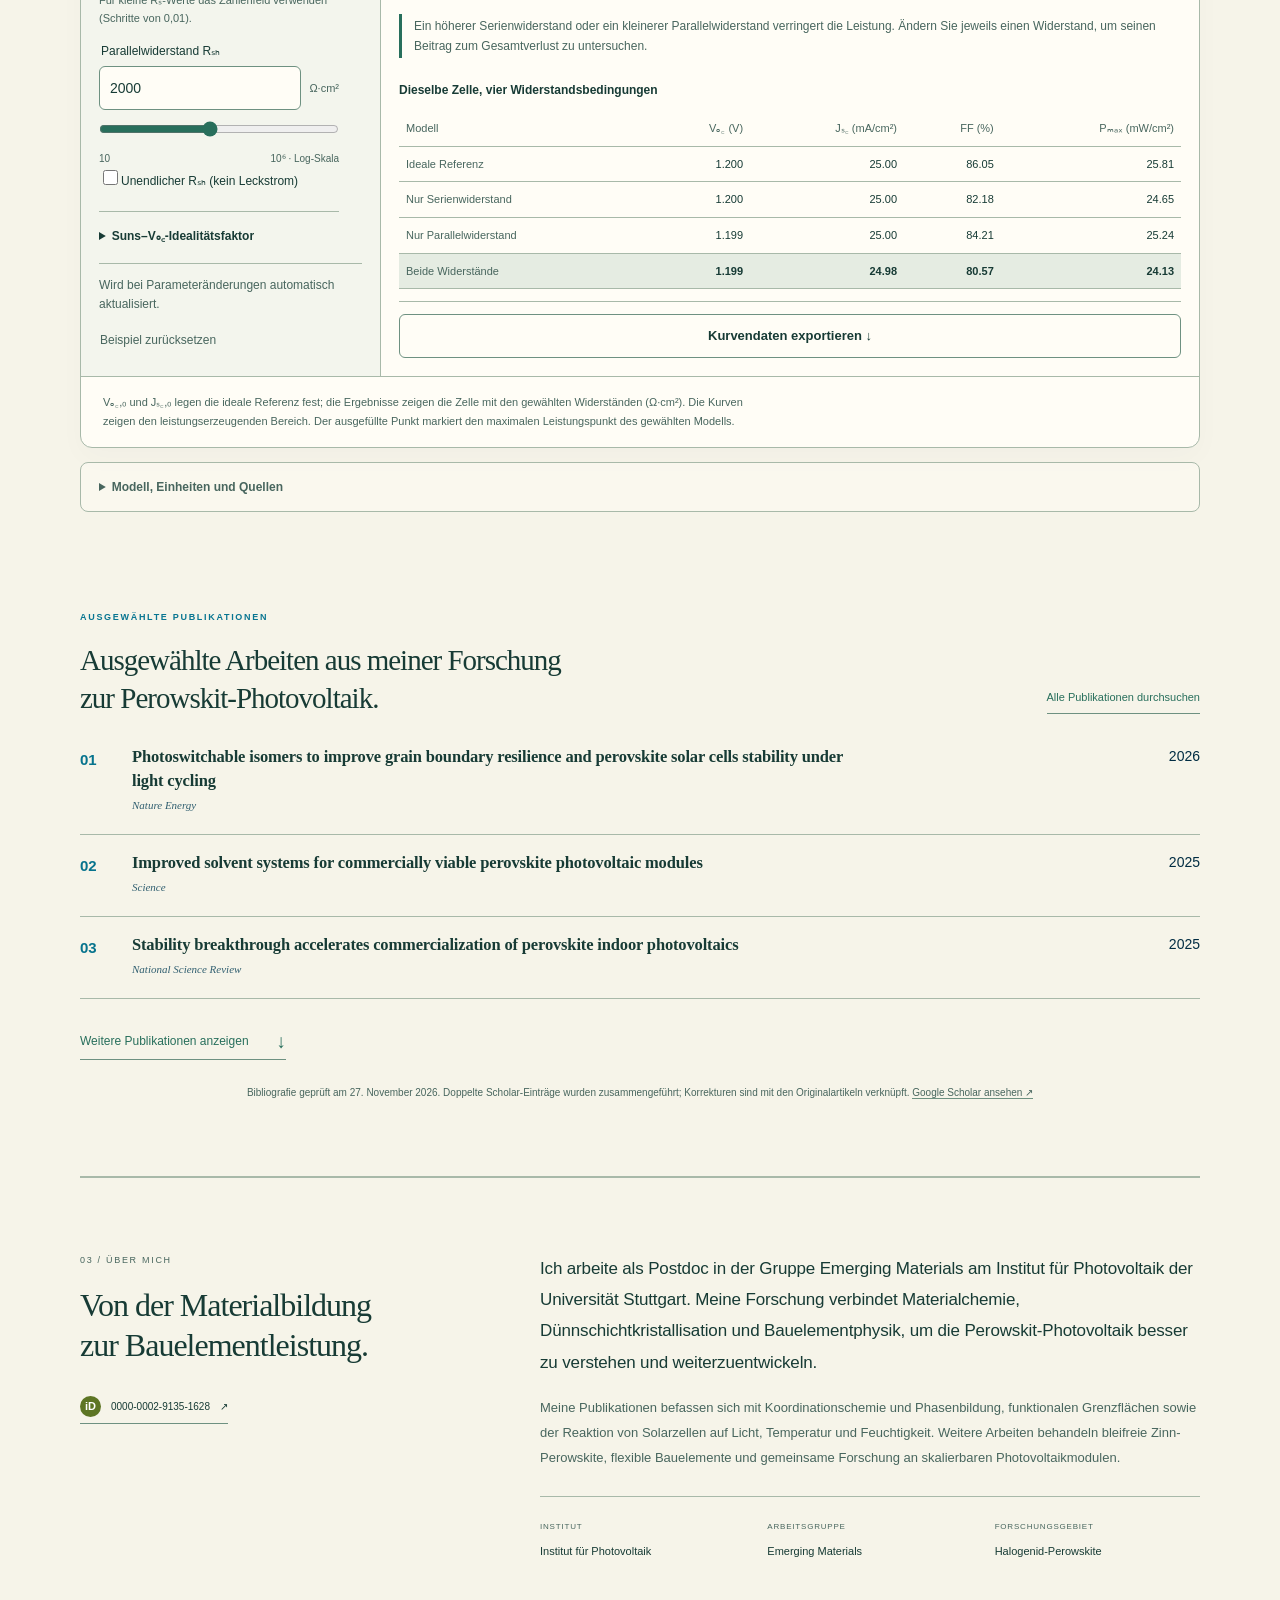
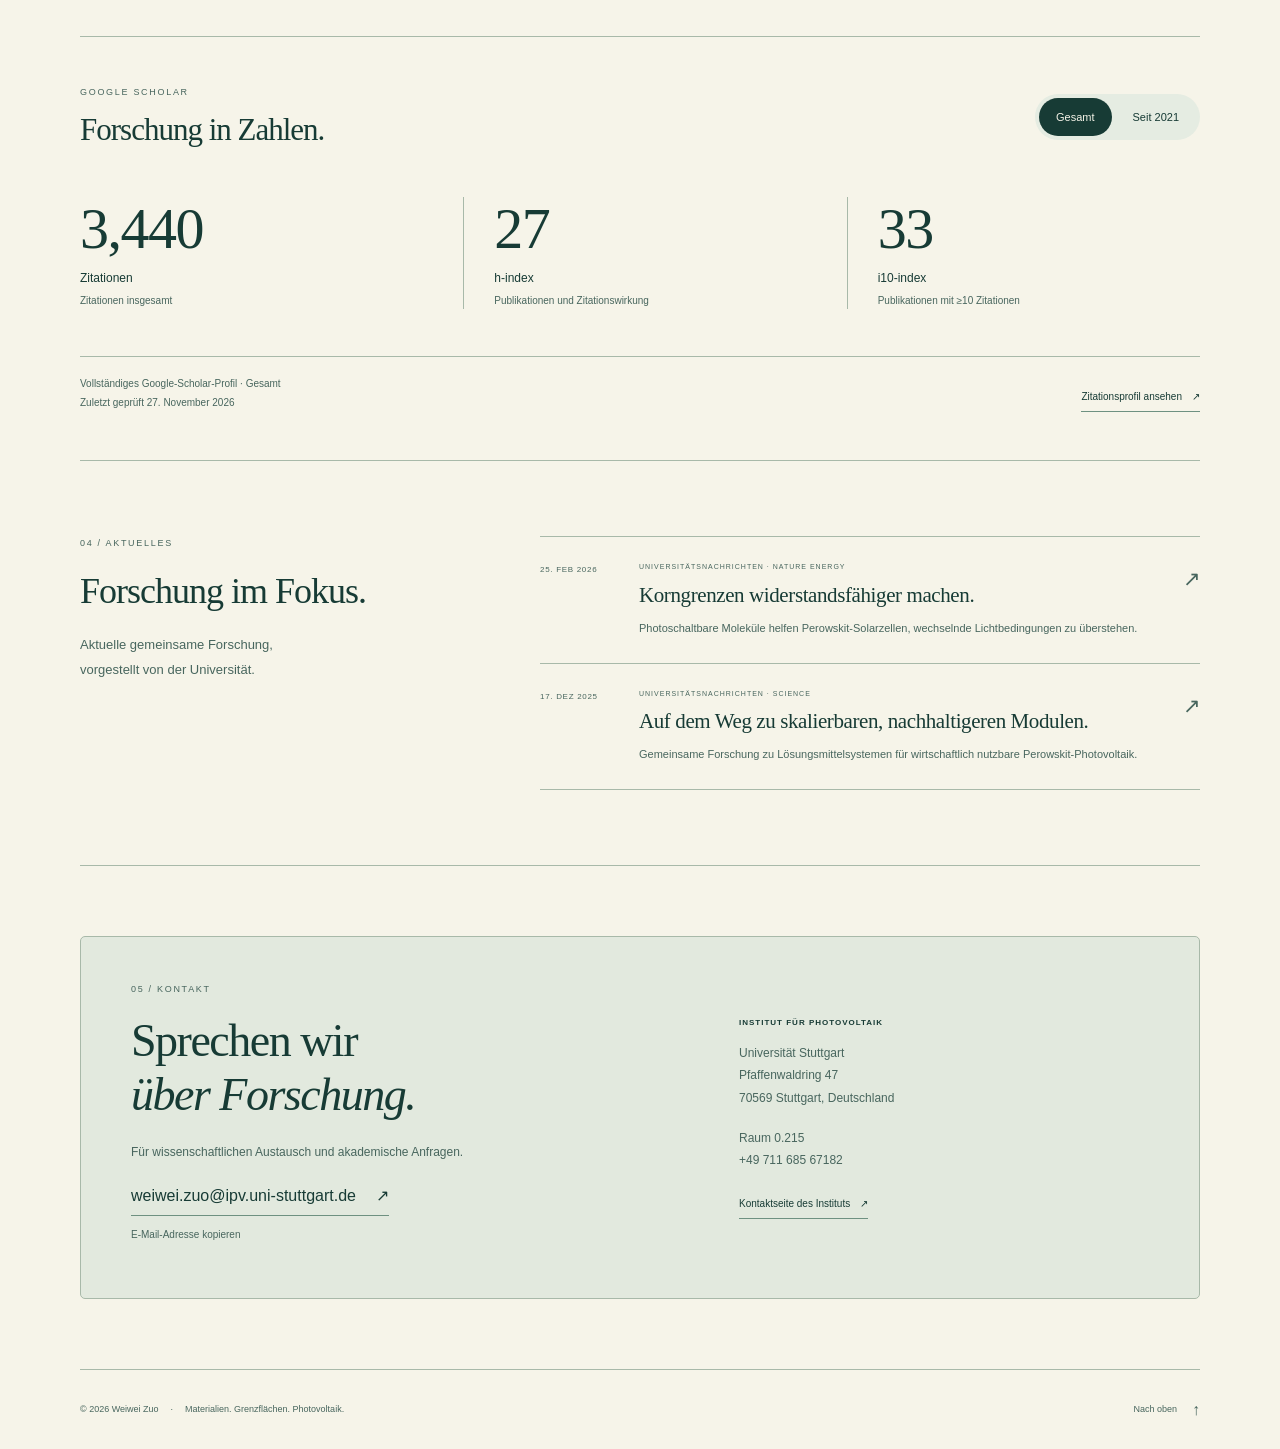
<file: de.html>
<!doctype html>
<html lang="de" data-theme="light">
<head>
  <meta charset="utf-8">
  <meta name="viewport" content="width=device-width, initial-scale=1">
  <meta name="description" content="Weiwei Zuo, Dr.-Ing., Postdoc am Institut für Photovoltaik der Universität Stuttgart. Forschung zur Kristallisation von Perowskiten, zu funktionalen Grenzflächen und zur Stabilität von Solarzellen.">
  <meta name="color-scheme" content="light dark">
  <meta name="theme-color" content="#183b34">
  <meta name="robots" content="index, follow">
  <meta name="application-name" content="Weiwei Zuo | Perowskit-Photovoltaik">
  <meta name="apple-mobile-web-app-title" content="Weiwei Zuo">
  <meta property="og:title" content="Weiwei Zuo | Perowskit-Photovoltaik">
  <meta property="og:description" content="Kristallisation, Grenzflächen und robuste Solarzellen. Forschung und Publikationen der Universität Stuttgart.">
  <meta property="og:type" content="website">
  <link rel="canonical" href="https://muheilheim.github.io/weezuo/de.html">
  <meta property="og:url" content="https://muheilheim.github.io/weezuo/de.html">
  <meta property="og:image" content="https://muheilheim.github.io/weezuo/assets/weiwei-zuo.jpg">
  <meta property="og:image:alt" content="Porträt von Weiwei Zuo">
  <meta property="og:locale" content="de_DE">
  <title>Weiwei Zuo | Perowskit-Photovoltaik</title>
  <link rel="icon" type="image/svg+xml" sizes="any" href="./assets/weiwei-zuo-icon.svg">
  <link rel="stylesheet" href="./styles.css?v=4963ac18c523">
  <link rel="alternate" hreflang="en" href="https://muheilheim.github.io/weezuo/">
  <link rel="alternate" hreflang="de" href="https://muheilheim.github.io/weezuo/de.html">
  <link rel="alternate" hreflang="zh-CN" href="https://muheilheim.github.io/weezuo/zh.html">
  <link rel="alternate" hreflang="x-default" href="https://muheilheim.github.io/weezuo/">
  <script defer src="./i18n.js?v=c0f5209e2efa"></script>
  <script defer src="./profile.js?v=97cbedcf37a3"></script>
  <script defer src="./publications.js?v=d4b25a7fa334"></script>
  <script defer src="./app.js?v=a624c6fcf345"></script>
  <link rel="stylesheet" href="./resistance-lab.css?v=e8a22ecb0425">
  <script defer src="./csv-export.js?v=f957c0c2aa8f"></script>
  <script defer src="./resistance-model.js?v=f75575c6beba"></script>
  <script defer src="./resistance-lab.js?v=5ccb7c693978"></script>
  <link rel="stylesheet" href="./spectral-tools.css?v=1b9dd854fb6a">
  <script defer src="./solar-spectrum.js?v=75fdae03298f"></script>
  <script defer src="./spectral-model.js?v=a435ff0e4b3c"></script>
  <script defer src="./pl-voltage-model.js?v=77e765598672"></script>
  <script defer src="./spectral-tools.js?v=575c48717ee9"></script>
  <link rel="stylesheet" href="./pl-voltage.css?v=1bfdd2266ac3">
  <script defer src="./pl-voltage.js?v=1256a1cfbff0"></script>
  <link rel="stylesheet" href="./trpl.css?v=86bdd44f512e">
  <script defer src="./trpl-model.js?v=489c4a5b5a81"></script>
  <script defer src="./trpl.js?v=9fc6e61fcebc"></script>
  <link rel="stylesheet" href="./bandgap-tools.css?v=fa34a63f3fa5">
  <script defer src="./bandgap-model.js?v=0b69599a1114"></script>
  <script defer src="./bandgap-tools.js?v=dd54475083bd"></script>
  <link rel="stylesheet" href="./pl-pseudo-jv.css?v=9f684fd9dd46">
  <script defer src="./pl-pseudo-jv-model.js?v=a3b6ccb389dc"></script>
  <script defer src="./pl-pseudo-jv.js?v=584c2c3fe7b2"></script>
  <script type="application/ld+json">{"@context":"https://schema.org","@type":"Person","name":"Weiwei Zuo","honorificPrefix":"Dr.-Ing.","jobTitle":"Postdoctoral Researcher","affiliation":{"@type":"Organization","name":"Institute for Photovoltaics, University of Stuttgart","url":"https://www.ipv.uni-stuttgart.de/"},"sameAs":["https://www.ipv.uni-stuttgart.de/en/institute/team/Zuo/","https://scholar.google.com/citations?user=ynl-iTQAAAAJ&hl=en","https://orcid.org/0000-0002-9135-1628"],"email":"weiwei.zuo@ipv.uni-stuttgart.de"}</script>
<link rel="stylesheet" href="./calculator-layout.css?v=8dc3f1fa5ef8">
<script defer src="./measurement-model.js?v=73c1d2336c94"></script>
<script defer src="./measurement-tools.js?v=588a5b37761f"></script>
<script defer src="./electrical-model.js?v=c300a367e66d"></script>
<script defer src="./electrical-tools.js?v=50d7bd044545"></script>
<script defer src="./characterization-link.js?v=6464227fb08e"></script>
<script defer src="./dark-jv-model.js?v=10f0facb9f0c"></script>
<script defer src="./dark-jv-tools.js?v=85cc5e776644"></script>
<script defer src="./calculator-layout.js?v=6ba25044bd08"></script>
</head>
<body>
  <a class="skip-link" href="#main">Zum Inhalt springen</a>
  <div class="top-banner">
    <div class="top-banner-inner wrap">
      <p class="top-banner-focus"><span>PEROWSKIT-PHOTOVOLTAIK</span><span class="top-banner-separator" aria-hidden="true"></span><span>MATERIALIEN · GRENZFLÄCHEN · STABILITÄT</span></p>
      <p class="top-banner-affiliation">UNIVERSITÄT STUTTGART</p>
    </div>
  </div>
  <header class="header">
    <div class="header-inner wrap">
      <a href="#home" class="brand" aria-label="Startseite von Weiwei Zuo"><img class="brand-mark" src="./assets/weiwei-zuo-logo.png" width="1846" height="852" alt="" decoding="async"><span>WEIWEI ZUO<span class="brand-subtitle">FORSCHUNG &amp; PUBLIKATIONEN</span></span></a>
      <nav id="navigation" class="nav" aria-label="Hauptnavigation"><a href="#about">Über mich</a><a href="#research">Forschung</a><a href="#solar-cell-tools">Werkzeuge</a><a href="#publications">Publikationen</a><a href="#updates">Aktuelles</a><a href="#contact">Kontakt</a><span class="language-switch" role="group" aria-label="Sprache"><a data-language="en" href="./index.html" lang="en">EN</a><a data-language="de" href="./de.html" lang="de" aria-current="page">DE</a><a data-language="zh" href="./zh.html" lang="zh-CN">中文</a></span></nav>
      <div class="header-actions">
        <nav class="drawing-navigation" aria-label="Wissenschaftliche Arbeitsbereiche">
          <a class="drawing-nav-link phase-nav-link" href="./phase-analysis.html?lang=de"><span>Phasenanalyse</span><span aria-hidden="true">→</span></a>
          <a class="drawing-nav-link" href="./drawing.html?lang=de"><span>Zeichnen</span><span aria-hidden="true">→</span></a>
        </nav>
        <button class="icon-button" id="theme-button" type="button" aria-label="Zum dunklen Modus wechseln" aria-pressed="false"><svg class="moon-icon" viewBox="0 0 24 24" fill="none" stroke="currentColor" stroke-width="1.5" aria-hidden="true"><path d="M20.8 13.2A8.5 8.5 0 0 1 10.8 3.1a8.6 8.6 0 1 0 10 10.1Z"/></svg><svg class="sun-icon" viewBox="0 0 24 24" fill="none" stroke="currentColor" stroke-width="1.5" aria-hidden="true"><circle cx="12" cy="12" r="4"/><path d="M12 2v2m0 16v2M2 12h2m16 0h2M5 5l1.5 1.5m11 11L19 19M5 19l1.5-1.5m11-11L19 5"/></svg></button>
      </div>
    </div>
  </header>
  <main id="main" tabindex="-1">
    <div class="hero-stage">
    <section class="hero wrap" id="home" aria-labelledby="hero-title">
      <div class="hero-copy">
        <div class="eyebrow"><span class="status-dot" aria-hidden="true"></span>FORSCHUNG ZUR PEROWSKIT-PHOTOVOLTAIK</div>
        <p class="credential" data-profile="credential">Dr.-Ing.</p>
        <h1 id="hero-title" data-profile="name">Weiwei Zuo</h1>
        <p class="hero-role"><span data-profile="role">Postdoc</span><span class="role-divider" aria-hidden="true">/</span><span data-profile="university">Universität Stuttgart</span></p>
        <p class="hero-headline">Kristallisation, Grenzflächen<br>und <em>robuste Solarzellen.</em></p>
        <p class="hero-description" data-profile="statement">Ich untersuche, wie Chemie und Grenzflächen die Entstehung, Leistung und Stabilität von Halogenid-Perowskit-Solarzellen beeinflussen.</p>
        <a class="drawing-feature" href="./drawing.html?lang=de" aria-labelledby="drawing-feature-title" aria-describedby="drawing-feature-details">
          <span class="drawing-feature-visual"><img src="./assets/drawing-device-thumbnail.webp" width="720" height="540" alt="" decoding="async"></span>
          <span class="drawing-feature-copy">
            <strong id="drawing-feature-title">Strukturstudio</strong>
            <span id="drawing-feature-details">Kristalle und Bauteilschichten · SVG / PNG</span>
          </span>
          <span class="drawing-feature-arrow" aria-hidden="true">→</span>
        </a>
        <div class="hero-cta"><a class="button primary" href="#publications">Publikationen entdecken<span aria-hidden="true">↗</span></a><a class="text-link" href="https://scholar.google.com/citations?user=ynl-iTQAAAAJ&amp;hl=en" target="_blank" rel="noopener noreferrer">Google Scholar<span aria-hidden="true">↗</span></a></div>
        <div class="hero-location"><svg viewBox="0 0 24 24" fill="none" stroke="currentColor" stroke-width="1.5" aria-hidden="true"><path d="M19 10c0 5-7 11-7 11S5 15 5 10a7 7 0 0 1 14 0Z"/><circle cx="12" cy="10" r="2.5"/></svg>Stuttgart, Deutschland</div>
      </div>
      <aside class="profile-card" aria-label="Forscherprofil">
        <div class="profile-topline"><span>FORSCHERPROFIL</span><span aria-hidden="true">↗</span></div>
        <div class="portrait-frame"><img src="./assets/weiwei-zuo-dark-v2.png" width="220" height="220" alt="Porträt von Weiwei Zuo" id="profile-photo" fetchpriority="high"><span class="portrait-fallback" hidden>WZ</span></div>
        <div class="profile-card-info"><strong data-profile="name">Weiwei Zuo</strong><span data-profile="institute">Institut für Photovoltaik (ipv)</span><span data-profile="university">Universität Stuttgart</span></div>
        <a class="profile-card-link" href="https://www.ipv.uni-stuttgart.de/en/institute/team/Zuo/" target="_blank" rel="noopener noreferrer">Universitätsprofil<span aria-hidden="true">↗</span></a>
      </aside>
    </section>
    </div>

    <section id="research" class="research-section" aria-labelledby="research-title">
      <div class="research-inner wrap">
      <div class="section-heading"><div><p class="section-kicker">FORSCHUNGSSCHWERPUNKTE</p><h2 id="research-title">Materialien und Grenzflächen verstehen<br>und Stabilität für <em>robuste Perowskit-Solarzellen.</em></h2></div></div>
      <div class="research-grid">
        <article class="research-card"><figure class="research-visual"><img src="./assets/crystallization-concept.jpg" width="1536" height="1024" loading="eager" decoding="async" alt="Konzeptionelle 3D-Illustration der Bildung eines Perowskitkristallgitters aus Vorstufen"><figcaption>KRISTALLISATION</figcaption></figure><div class="research-card-content"><div class="research-card-top"><span>01</span></div><h3>Kristallisation und Phasenkontrolle</h3><p>Wir untersuchen, wie Vorstufenkoordination, Lösungsmittelentfernung und molekulare Additive die Filmbildung und Phasenstabilität von Perowskiten steuern.</p><div class="tags"><span>Koordinationschemie</span><span>FAPbI₃</span></div><a href="https://doi.org/10.1039/d3ee02404k" target="_blank" rel="noopener noreferrer">Zugehörige Publikation<span aria-hidden="true">↗</span></a></div></article>
        <article class="research-card"><figure class="research-visual"><img src="./assets/interfaces-concept.jpg" width="1536" height="1024" loading="eager" decoding="async" alt="Konzeptionelle 3D-Illustration molekularer Passivierung und des Ladungstransports an Perowskit-Grenzflächen"><figcaption>GRENZFLÄCHEN</figcaption></figure><div class="research-card-content"><div class="research-card-top"><span>02</span></div><h3>Funktionale Grenzflächen und bleifreie Materialien</h3><p>Mit organischen Molekülen, Polymeren und niedrigdimensionalen Materialien beeinflussen wir Defekte, Ionenmigration und Ladungstransport in bleihaltigen und zinnbasierten Bauelementen.</p><div class="tags"><span>Grenzflächenpassivierung</span><span>Zinn-Perowskite</span></div><a href="https://pubs.acs.org/aelccp/article-abstract/5/6/1923/1567621/Tin-Halide-Perovskite-Films-Made-of-Highly?redirectedFrom=fulltext" target="_blank" rel="noopener noreferrer">Zugehörige Publikation<span aria-hidden="true">↗</span></a></div></article>
        <article class="research-card"><figure class="research-visual"><img src="./assets/stability-concept.jpg" width="1536" height="1024" loading="eager" decoding="async" alt="Konzeptionelle 3D-Illustration einer Perowskit-Solarzelle unter Licht-, Feuchte- und Temperaturzyklen"><figcaption>STABILITÄT</figcaption></figure><div class="research-card-content"><div class="research-card-top"><span>03</span></div><h3>Stabilität unter realistischen Belastungen</h3><p>Wir untersuchen die Auswirkungen von Temperaturwechseln, Lichtzyklen und Feuchtigkeit auf Perowskit-Bauelemente und wie Materialdesign ihre Beständigkeit verbessern kann.</p><div class="tags"><span>Licht- und Temperaturzyklen</span><span>Zuverlässigkeit</span></div><a href="https://doi.org/10.1038/s41578-025-00781-7" target="_blank" rel="noopener noreferrer">Zugehörige Publikation<span aria-hidden="true">↗</span></a></div></article>
      </div>
      </div>
    </section>

    <section id="solar-cell-tools" class="resistance-section wrap" aria-labelledby="resistance-title">
      <div class="section-heading"><div><p class="section-kicker">INTERAKTIVE PHOTOVOLTAIK</p><h2 id="resistance-title">Solarzellen- <em>Rechner.</em></h2></div></div>
      <p class="resistance-intro">Analysieren Sie Solarzellengrenzen, Spektren, J–V-Kurven, Impedanz und raumladungsbegrenzten Strom.</p>
      <a class="phase-tool-entry" href="./phase-analysis.html?lang=de"><strong>Phasen- und Spektrenanalyse</strong><small>XRD · FTIR · Raman · DSC/TGA · XPS · SAED</small><span aria-hidden="true">→</span></a>
      <div class="pv-tabs" role="tablist" aria-label="Solarzellen-Rechner">
        <button id="pv-tab-bandgap" type="button" role="tab" data-pv-tool="bandgap-jsc" aria-selected="false" aria-controls="bandgap-jsc" tabindex="-1"><span>01 / SPEKTRALGRENZE</span>Bandgap → Jsc &amp; Voc</button>
        <button id="pv-tab-eqe" type="button" role="tab" data-pv-tool="eqe-integration" aria-selected="false" aria-controls="eqe-integration" tabindex="-1"><span>02 / SPEKTRALE ANTWORT</span>EQE-Integration</button>
        <button id="pv-tab-resistance" type="button" role="tab" data-pv-tool="solar-cell-tools" aria-selected="true" aria-controls="resistance-panel"><span>03 / KOMBINIERT</span>Rechner für Serien- und Parallelwiderstand</button>
        <button id="pv-tab-pl" type="button" role="tab" data-pv-tool="pl-voltage" aria-selected="false" aria-controls="pl-voltage" tabindex="-1"><span>04 / LUMINESZENZ</span>PL → Interne Spannung</button>
        <button id="pv-tab-trpl" type="button" role="tab" data-pv-tool="trpl" aria-selected="false" aria-controls="trpl" tabindex="-1"><span>05 / ZEITAUFGELÖST</span>TRPL → Abklingen &amp; Spannung</button>
        <button id="pv-tab-jv" type="button" role="tab" data-pv-tool="jv-analysis" aria-selected="false" aria-controls="jv-analysis" tabindex="-1"><span>06 / MESSDATEN</span>J–V-Parameter</button>
        <button id="pv-tab-eis" type="button" role="tab" data-pv-tool="eis-analysis" aria-selected="false" aria-controls="eis-analysis" tabindex="-1"><span>07 / IMPEDANZ</span>EIS-Analyse</button>
        <button id="pv-tab-sclc" type="button" role="tab" data-pv-tool="sclc-analysis" aria-selected="false" aria-controls="sclc-analysis" tabindex="-1"><span>08 / TRANSPORT</span>SCLC-Analyse</button>
      </div>
      <div id="resistance-panel" role="tabpanel" aria-labelledby="pv-tab-resistance" tabindex="0" data-pv-panel>
        <div id="resistance-calculator"></div>
      </div>
      <div id="bandgap-jsc" role="tabpanel" aria-labelledby="pv-tab-bandgap" tabindex="0" data-pv-panel hidden>
        <div id="bandgap-calculator"></div>
      </div>
      <div id="eqe-integration" role="tabpanel" aria-labelledby="pv-tab-eqe" tabindex="0" data-pv-panel hidden>
        <div id="eqe-calculator"></div>
      </div>
      <div id="pl-voltage" role="tabpanel" aria-labelledby="pv-tab-pl" tabindex="0" data-pv-panel hidden>
        <div id="pl-voltage-calculator"></div>
      </div>
      <div id="trpl" role="tabpanel" aria-labelledby="pv-tab-trpl" tabindex="0" data-pv-panel hidden>
        <div id="trpl-calculator"></div>
      </div>
      <div id="jv-analysis" role="tabpanel" aria-labelledby="pv-tab-jv" tabindex="0" data-pv-panel hidden>
        <div id="jv-calculator"></div>
      </div>
      <div id="eis-analysis" role="tabpanel" aria-labelledby="pv-tab-eis" tabindex="0" data-pv-panel hidden>
        <div id="eis-calculator"></div>
      </div>
      <div id="sclc-analysis" role="tabpanel" aria-labelledby="pv-tab-sclc" tabindex="0" data-pv-panel hidden>
        <div id="sclc-calculator"></div>
      </div>
      <noscript><p>Aktivieren Sie JavaScript, um die Rechner zu nutzen. <a class="inline-link" href="https://www.nlr.gov/grid/solar-resource/spectra-am1.5">AM1.5-Referenzspektren.</a></p></noscript>
    </section>

    <section id="publications" class="section publications-section wrap" aria-labelledby="publications-title">
      <div class="section-heading"><div><p class="section-kicker">AUSGEWÄHLTE PUBLIKATIONEN</p><h2 id="publications-title">Ausgewählte Arbeiten aus meiner Forschung<br>zur Perowskit-Photovoltaik.</h2></div></div>
      <p class="publication-intro">Fachartikel, Übersichten und Perspektiven – sehen Sie sich eine Auswahl oder die vollständige Liste an.</p>
      <details class="publication-tools">
        <summary>Alle Publikationen durchsuchen</summary>
      <div class="publication-controls" id="publication-controls" hidden>
        <div class="publication-tabs" role="group" aria-label="Publikationsauswahl"><button type="button" data-scope="selected" aria-pressed="true">Auswahl<span id="selected-count">8</span></button><button type="button" data-scope="all" aria-pressed="false">Alle Publikationen<span id="all-count">48</span></button></div>
        <div class="search-controls"><div class="search-box"><svg viewBox="0 0 24 24" fill="none" stroke="currentColor" stroke-width="1.5" aria-hidden="true"><circle cx="10.5" cy="10.5" r="6.5"/><path d="m16 16 5 5"/></svg><label class="sr-only" for="publication-search">Publikationen suchen</label><input id="publication-search" type="search" placeholder="Titel, Autor oder Zeitschrift suchen…" autocomplete="off"><button type="button" id="clear-search" aria-label="Suche löschen" hidden>×</button></div><label class="sr-only" for="year-filter">Nach Jahr filtern</label><select id="year-filter"><option value="all">Alle Jahre</option></select></div>
      </div>
      <a class="inline-link publication-download" href="./publications.bib?v=be436d37a46f" download="Weiwei-Zuo-publications.bib">Vollständiges BibTeX herunterladen<span aria-hidden="true">↓</span></a>
      </details>
      <div class="publication-summary"><p id="results-status" role="status" aria-live="polite">Ausgewählte Publikationen</p><span>Neueste zuerst</span></div>
      <div id="publication-list" class="publication-list">
        <article class="publication"><div class="pub-year">2026</div><div class="pub-main"><h3><a href="https://doi.org/10.1038/s41560-026-01993-z" target="_blank" rel="noopener noreferrer">Photoswitchable isomers to improve grain boundary resilience and perovskite solar cells stability under light cycling</a></h3><p class="pub-journal">Nature Energy</p><p class="pub-authors">Zuhong Zhang, Rui Zhu, Guixiang Li, et al.</p><p class="pub-citation">Nature Energy 11(4), 623-632 (2026).</p><div class="pub-links"><a href="https://doi.org/10.1038/s41560-026-01993-z" target="_blank" rel="noopener noreferrer">DOI ↗</a><a href="https://doi.org/10.1038/s41560-026-02041-6" target="_blank" rel="noopener noreferrer">Korrektur ↗</a></div></div></article>
        <article class="publication"><div class="pub-year">2025</div><div class="pub-main"><h3><a href="https://doi.org/10.1126/science.adz0091" target="_blank" rel="noopener noreferrer">Improved solvent systems for commercially viable perovskite photovoltaic modules</a></h3><p class="pub-journal">Science</p><p class="pub-authors">Yinke Wang, Ye Liu, Xin Luo, et al.</p><p class="pub-citation">Science 390(6777), 1021-1028 (2025).</p><div class="pub-links"><a href="https://doi.org/10.1126/science.adz0091" target="_blank" rel="noopener noreferrer">DOI ↗</a></div></div></article>
        <article class="publication"><div class="pub-year">2025</div><div class="pub-main"><h3><a href="https://doi.org/10.1038/s41578-025-00781-7" target="_blank" rel="noopener noreferrer">Resilience pathways for halide perovskite photovoltaics under temperature cycling</a></h3><p class="pub-journal">Nature Reviews Materials</p><p class="pub-authors">Luyan Wu, Shuaifeng Hu, Feng Yang, et al.</p><p class="pub-citation">Nature Reviews Materials 10(7), 536-549 (2025).</p><div class="pub-links"><a href="https://doi.org/10.1038/s41578-025-00781-7" target="_blank" rel="noopener noreferrer">DOI ↗</a></div></div></article>
      </div>
      <div class="publication-bottom"><button id="load-more" class="button secondary" type="button" hidden>Weitere Publikationen anzeigen<span aria-hidden="true">↓</span></button><p class="source-note">Bibliografie geprüft am <time datetime="2026-11-27">27. November 2026</time>. Doppelte Scholar-Einträge wurden zusammengeführt; Korrekturen sind mit den Originalartikeln verknüpft. <a href="https://scholar.google.com/citations?user=ynl-iTQAAAAJ&amp;hl=en" target="_blank" rel="noopener noreferrer">Google Scholar ansehen ↗</a></p></div>
      <noscript><p class="body-copy">Aktivieren Sie JavaScript, um die Publikationsliste zu durchsuchen, oder laden Sie oben die vollständige BibTeX-Bibliografie herunter.</p></noscript>
    </section>

    <section id="about" class="section about-section wrap" aria-labelledby="about-title">
      <div class="section-intro"><p class="section-kicker">03 / ÜBER MICH</p><h2 id="about-title">Von der Materialbildung<br>zur Bauelementleistung.</h2><a class="inline-link" href="https://orcid.org/0000-0002-9135-1628" target="_blank" rel="noopener noreferrer"><span class="orcid-mark" aria-hidden="true">iD</span>0000-0002-9135-1628<span aria-hidden="true">↗</span></a></div>
      <div class="about-content"><p class="about-lead" data-profile="about">Ich arbeite als Postdoc in der Gruppe Emerging Materials am Institut für Photovoltaik der Universität Stuttgart. Meine Forschung verbindet Materialchemie, Dünnschichtkristallisation und Bauelementphysik, um die Perowskit-Photovoltaik besser zu verstehen und weiterzuentwickeln.</p><p class="body-copy" data-profile="researchSummary">Meine Publikationen befassen sich mit Koordinationschemie und Phasenbildung, funktionalen Grenzflächen sowie der Reaktion von Solarzellen auf Licht, Temperatur und Feuchtigkeit. Weitere Arbeiten behandeln bleifreie Zinn-Perowskite, flexible Bauelemente und gemeinsame Forschung an skalierbaren Photovoltaikmodulen.</p><div class="about-facts"><div><span class="fact-label">INSTITUT</span><span>Institut für Photovoltaik</span></div><div><span class="fact-label">ARBEITSGRUPPE</span><span>Emerging Materials</span></div><div><span class="fact-label">FORSCHUNGSGEBIET</span><span>Halogenid-Perowskite</span></div></div></div>
    </section>

    <section id="metrics" class="metrics-section wrap" aria-labelledby="metrics-title">
      <div class="metrics-heading"><div><p class="section-kicker">GOOGLE SCHOLAR</p><h2 id="metrics-title">Forschung in Zahlen.</h2></div><div class="metrics-period" role="group" aria-label="Zeitraum der Zitationsstatistik"><button type="button" data-metrics-period="all" aria-pressed="true">Gesamt</button><button type="button" data-metrics-period="recent" aria-pressed="false">Seit 2021</button></div></div>
      <dl class="metrics-grid" aria-live="polite" aria-atomic="true"><div><dt>Zitationen</dt><dd id="metric-citations">3,440</dd><span>Zitationen insgesamt</span></div><div><dt>h-index</dt><dd id="metric-h-index">27</dd><span>Publikationen und Zitationswirkung</span></div><div><dt>i10-index</dt><dd id="metric-i10-index">33</dd><span>Publikationen mit ≥10 Zitationen</span></div></dl>
      <div class="metrics-footer"><p>Vollständiges Google-Scholar-Profil · <span id="metrics-period-label">Gesamt</span><br>Zuletzt geprüft <time id="metrics-checked" datetime="2026-11-27">27. November 2026</time></p><a class="inline-link" href="https://scholar.google.com/citations?user=ynl-iTQAAAAJ&amp;hl=en" target="_blank" rel="noopener noreferrer">Zitationsprofil ansehen<span aria-hidden="true">↗</span></a></div>
      <script type="application/json" id="metrics-fallback">{"schemaVersion":1,"authorId":"ynl-iTQAAAAJ","checkedAt":"2026-11-27","recentSince":2021,"all":{"citations":3440,"hIndex":27,"i10Index":33},"recent":{"citations":3318,"hIndex":25,"i10Index":32}}</script>
    </section>

    <section id="updates" class="section updates-section wrap" aria-labelledby="updates-title">
      <div class="section-intro"><p class="section-kicker">04 / AKTUELLES</p><h2 id="updates-title">Forschung im Fokus.</h2><p class="body-copy">Aktuelle gemeinsame Forschung,<br>vorgestellt von der Universität.</p></div>
      <div class="updates-list">
        <article class="update-row"><time datetime="2026-02-25">25. FEB 2026</time><div><span class="update-category">UNIVERSITÄTSNACHRICHTEN · NATURE ENERGY</span><h3><a href="https://www.ipv.uni-stuttgart.de/en/institute/news/news/Protecting-perovskite-solar-cells-against-environmental-influences/" target="_blank" rel="noopener noreferrer">Korngrenzen widerstandsfähiger machen.</a></h3><p>Photoschaltbare Moleküle helfen Perowskit-Solarzellen, wechselnde Lichtbedingungen zu überstehen.</p></div><span aria-hidden="true">↗</span></article>
        <article class="update-row"><time datetime="2025-12-17">17. DEZ 2025</time><div><span class="update-category">UNIVERSITÄTSNACHRICHTEN · SCIENCE</span><h3><a href="https://www.ipv.uni-stuttgart.de/en/institute/news/news/Sustainable-production-of-high-quality-perovskite-solar-cells/" target="_blank" rel="noopener noreferrer">Auf dem Weg zu skalierbaren, nachhaltigeren Modulen.</a></h3><p>Gemeinsame Forschung zu Lösungsmittelsystemen für wirtschaftlich nutzbare Perowskit-Photovoltaik.</p></div><span aria-hidden="true">↗</span></article>
      </div>
    </section>

    <section id="contact" class="contact-section wrap" aria-labelledby="contact-title">
      <div class="contact-inner">
        <div class="contact-copy"><p class="section-kicker">05 / KONTAKT</p><h2 id="contact-title">Sprechen wir<br><em>über Forschung.</em></h2><p>Für wissenschaftlichen Austausch und akademische Anfragen.</p><a class="contact-email" id="email-link" href="mailto:weiwei.zuo@ipv.uni-stuttgart.de"><span data-profile="email">weiwei.zuo@ipv.uni-stuttgart.de</span><span aria-hidden="true">↗</span></a><button type="button" class="copy-button" id="copy-email">E-Mail-Adresse kopieren</button></div>
        <address class="contact-details"><p class="address-title">INSTITUT FÜR PHOTOVOLTAIK</p><p>Universität Stuttgart<br><span data-profile="street">Pfaffenwaldring 47</span><br><span data-profile="city">70569 Stuttgart, Deutschland</span></p><p><span data-profile="office">Raum 0.215</span><br><a href="tel:+4971168567182" data-profile="phone">+49 711 685 67182</a></p><a class="inline-link" href="https://www.ipv.uni-stuttgart.de/en/institute/team/Zuo/" target="_blank" rel="noopener noreferrer">Kontaktseite des Instituts<span aria-hidden="true">↗</span></a></address>
      </div>
    </section>
  </main>
  <footer class="footer wrap"><p>© <span id="year">2026</span> Weiwei Zuo<span class="footer-dot">·</span>Materialien. Grenzflächen. Photovoltaik.</p><a href="#home">Nach oben<span aria-hidden="true">↑</span></a></footer>
  <dialog id="citation-dialog" aria-labelledby="citation-title"><div class="dialog-top"><span class="section-kicker">PUBLIKATIONSDETAILS</span><button type="button" class="icon-button" id="close-dialog" aria-label="Publikationsdetails schließen">×</button></div><h2 id="citation-title"></h2><p id="citation-authors"></p><p id="citation-venue"></p><div id="citation-links" class="pub-links"></div><label for="bibtex-text" class="bibtex-label">BIBTEX</label><textarea id="bibtex-text" readonly spellcheck="false" rows="9"></textarea><button class="button primary" id="copy-citation" type="button">BibTeX kopieren<span aria-hidden="true">↗</span></button></dialog>
  <div class="toast" id="toast" role="status" aria-live="polite"></div>
</body>
</html>
</file>
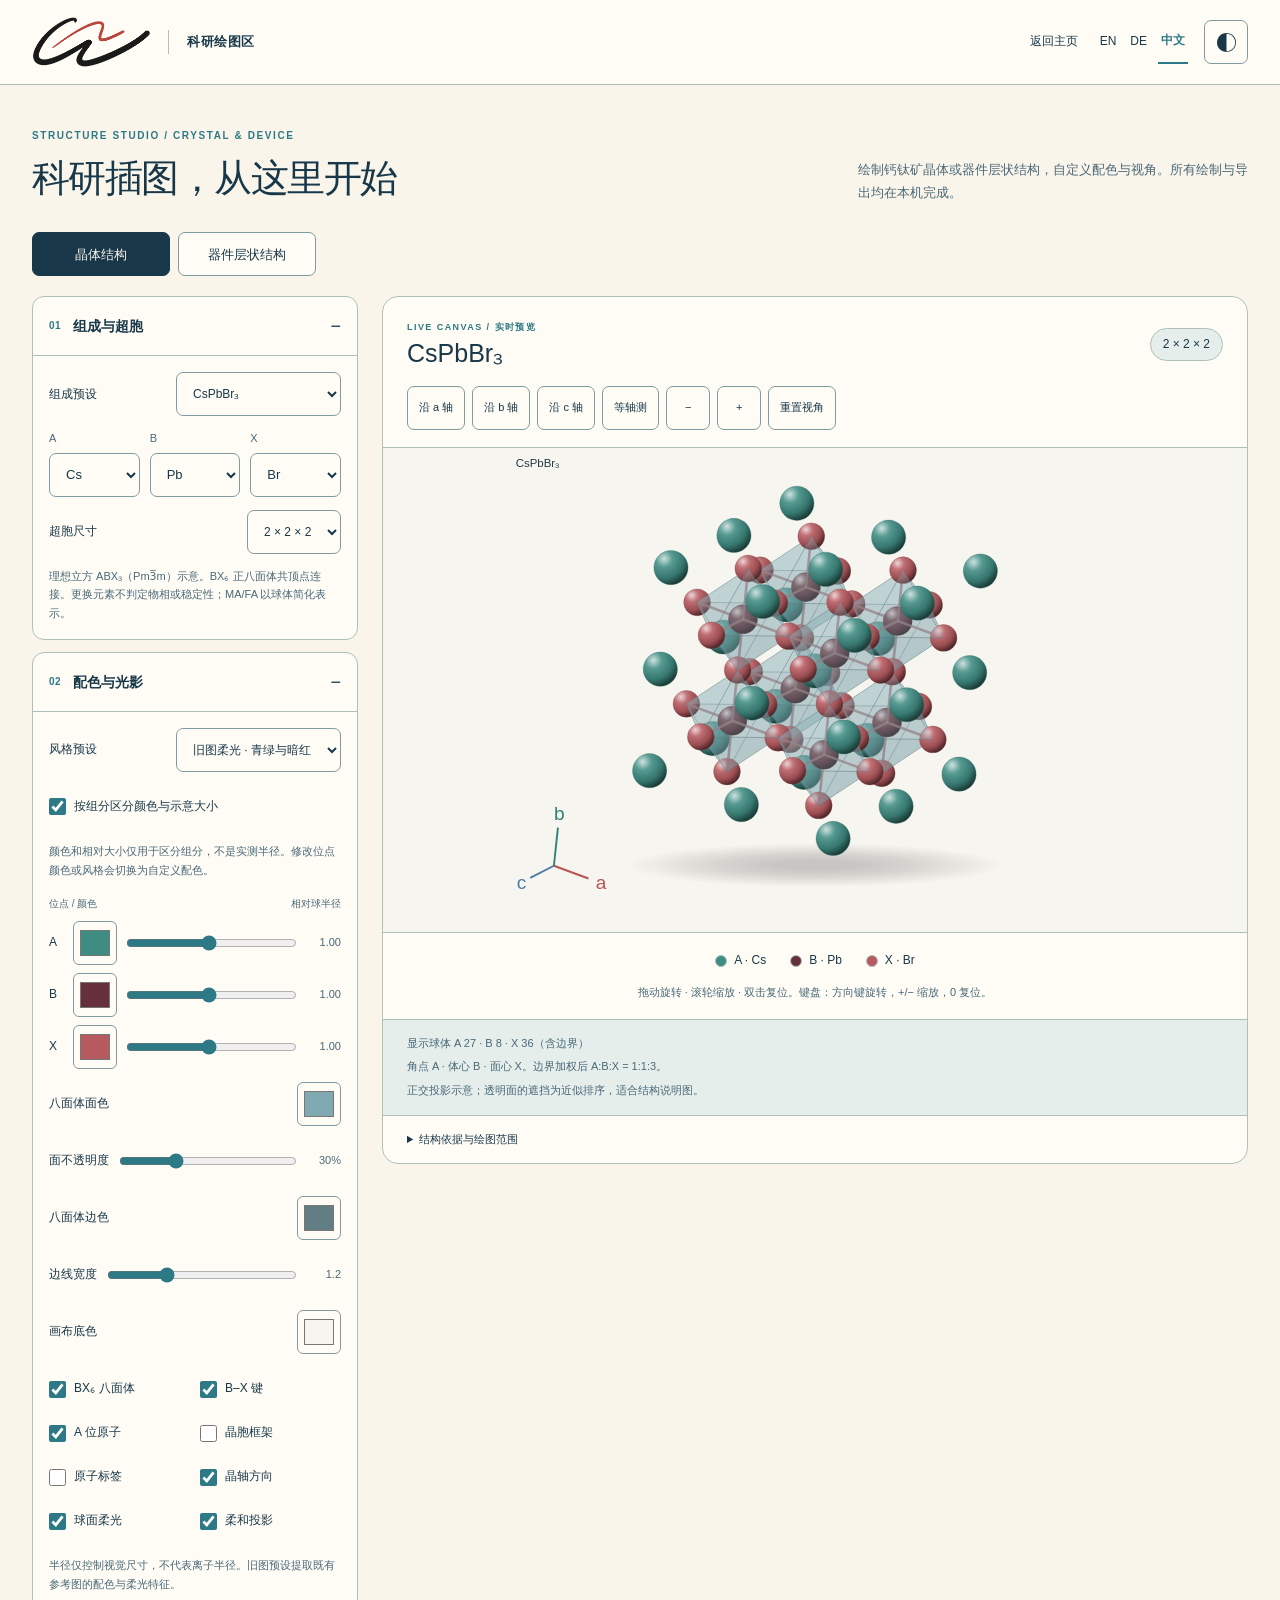
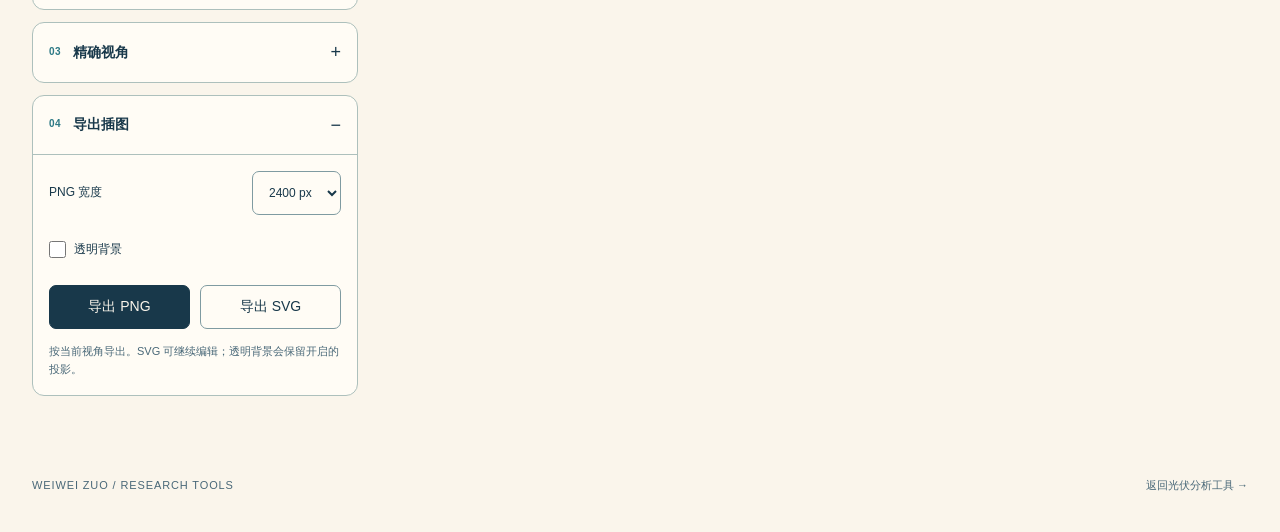
<file: drawing.html>
<!doctype html>
<html lang="zh-CN" data-theme="light">
<head>
  <meta charset="utf-8">
  <meta name="viewport" content="width=device-width, initial-scale=1">
  <meta name="description" content="科研绘图区：绘制钙钛矿晶体和器件层状结构，编辑配色、层序与视角，导出 SVG 与高清 PNG。">
  <meta name="robots" content="index, follow">
  <meta name="color-scheme" content="light dark">
  <title>科研绘图区 · Weiwei Zuo</title>
  <link rel="icon" href="./assets/weiwei-zuo-icon.svg" type="image/svg+xml">
  <link rel="stylesheet" href="./styles.css?v=4963ac18c523">
  <link rel="stylesheet" href="./perovskite-drawing.css?v=084ce686952a">
  <script defer src="./perovskite-model.js?v=38766941cd35"></script>
  <script defer src="./layered-device-model.js?v=2ec042c377ee"></script>
  <script defer src="./perovskite-drawing.js?v=0efe31389d82"></script>
  <script defer src="./layered-device-drawing.js?v=88835255ff4f"></script>
  <link rel="canonical" href="https://muheilheim.github.io/weezuo/drawing.html">
</head>
<body class="drawing-page">
  <a class="skip-link" href="#main" data-i18n="skip">跳转到绘图区</a>
  <header class="drawing-header">
    <div class="drawing-wrap drawing-header-inner">
      <a class="drawing-brand" id="drawing-brand" href="./zh.html" aria-label="返回主页" data-label="home"><img class="drawing-brand-mark" src="./assets/weiwei-zuo-logo.png" width="1846" height="852" alt="" decoding="async"><span class="drawing-brand-title" data-i18n="studio">科研绘图区</span></a>
      <nav class="drawing-nav" aria-label="导航" data-label="navigation">
        <a id="home-link" href="./zh.html" data-i18n="home">返回主页</a>
        <div class="drawing-languages" aria-label="语言" data-label="language">
          <a href="./drawing.html?lang=en" lang="en" data-lang="en">EN</a>
          <a href="./drawing.html?lang=de" lang="de" data-lang="de">DE</a>
          <a href="./drawing.html?lang=zh" lang="zh-CN" data-lang="zh" aria-current="page">中文</a>
        </div>
        <button id="drawing-theme" type="button" aria-pressed="false" data-label="theme">◐</button>
      </nav>
    </div>
  </header>
  <main id="main" class="drawing-wrap">
    <div class="drawing-intro">
      <div><p class="drawing-eyebrow">STRUCTURE STUDIO / CRYSTAL &amp; DEVICE</p><h1 data-i18n="heading">科研插图，从这里开始</h1></div>
      <p data-i18n="intro">绘制钙钛矿晶体或器件层状结构，自定义配色与视角。所有绘制与导出均在本机完成。</p>
    </div>
    <div class="drawing-mode-switch" role="group" aria-label="绘图类型" data-device-label="drawingType">
      <button type="button" id="drawing-mode-crystal" aria-pressed="true" aria-controls="crystal-settings crystal-preview" data-device-i18n="crystalMode">晶体结构</button>
      <button type="button" id="drawing-mode-device" aria-pressed="false" aria-controls="device-settings device-preview" data-device-i18n="deviceMode">器件层状结构</button>
    </div>
    <div class="drawing-workspace">
      <aside class="drawing-settings" aria-label="绘图设置" data-label="settings">
        <div id="crystal-settings">
        <details open>
          <summary><span class="drawing-step">01</span><span data-i18n="structure">组成与超胞</span></summary>
          <div class="drawing-fields">
            <label class="drawing-field"><span data-i18n="compound">组成预设</span><select id="compound"><option value="Cs|Pb|Br">CsPbBr₃</option><option value="Cs|Pb|I">CsPbI₃</option><option value="Cs|Sn|I">CsSnI₃</option><option value="MA|Pb|I">MAPbI₃</option><option value="FA|Pb|I">FAPbI₃</option><option value="Sr|Ti|O">SrTiO₃</option><option value="mixed" data-i18n="mixed">混合组成 · 自定义比例</option><option value="" data-i18n="custom">自定义</option></select></label>
            <div class="drawing-sites" id="pure-sites">
              <label>A<select id="a" data-param="a"><option>Cs</option><option>Rb</option><option>K</option><option>MA</option><option>FA</option><option>Sr</option><option>Ba</option><option>Ca</option></select></label>
              <label>B<select id="b" data-param="b"><option>Pb</option><option>Sn</option><option>Ge</option><option>Ti</option><option>Zr</option></select></label>
              <label>X<select id="x" data-param="x"><option>Br</option><option>I</option><option>Cl</option><option>O</option></select></label>
            </div>
            <div id="mixture-panel" class="mixture-panel" hidden>
              <p class="drawing-note" data-i18n="mixtureGuide">分别填写 A、B、X 位各组分的占位分数；每个位点总和必须为 1。0 表示不含该组分，不会自动归一化。</p>
              <div id="mixture-fields"></div>
              <button id="mixture-example" type="button" data-i18n="mixtureExample">载入 Cs₀.₀₅MA₀.₀₅FA₀.₉ 示例</button>
              <p class="drawing-note" data-i18n="mixtureExampleNote">示例只填 A 位与 Pb；I、Cl 比例留空，需自行填写。</p>
              <label class="drawing-field"><span data-i18n="occupancy">占位显示</span><select id="occupancy-mode"><option value="average" data-i18n="average">平均占位 · 按比例分色</option><option value="discrete" data-i18n="discrete">离散原子 · 有限超胞近似</option></select></label>
              <p id="mixture-validation" class="drawing-note" aria-live="polite"></p>
              <p id="mixture-formula" class="drawing-note"></p>
              <button id="mixture-apply" type="button" data-i18n="applyComposition">应用组成</button>
              <button id="mixture-shuffle" type="button" data-i18n="shuffle">换一组示意排列</button>
            </div>
            <label class="drawing-field"><span data-i18n="cells">超胞尺寸</span><select id="cells" data-param="cells"><option value="1">1 × 1 × 1</option><option value="2" selected>2 × 2 × 2</option><option value="3">3 × 3 × 3</option><option value="4">4 × 4 × 4</option></select></label>
            <p class="drawing-note" data-i18n="ideal">理想立方 ABX₃（Pm3̅m）示意。BX₆ 正八面体共顶点连接。更换元素不判定物相或稳定性；MA/FA 以球体简化表示。</p>
          </div>
        </details>
        <details open>
          <summary><span class="drawing-step">02</span><span data-i18n="appearance">配色与光影</span></summary>
          <div class="drawing-fields">
            <label class="drawing-field"><span data-i18n="style">风格预设</span><select id="drawing-style"><option value="reference" data-i18n="reference">旧图柔光 · 青绿与暗红</option><option value="paper" data-i18n="paper">清爽投稿 · 蓝与金</option><option value="cover" data-i18n="cover">深色封面 · 烟蓝与珊瑚</option><option value="" data-i18n="custom">自定义</option></select></label>
            <label class="drawing-check"><input id="speciesStyle" data-param="speciesStyle" type="checkbox" checked><span data-i18n="speciesStyle">按组分区分颜色与示意大小</span></label>
            <p class="drawing-note" data-i18n="speciesStyleNote">颜色和相对大小仅用于区分组分，不是实测半径。修改位点颜色或风格会切换为自定义配色。</p>
            <div class="drawing-style-labels"><span data-i18n="siteColor">位点 / 颜色</span><span data-i18n="size">相对球半径</span></div>
            <div class="drawing-site-style"><label for="aColor">A</label><input id="aColor" data-param="aColor" type="color" value="#3f8c82" aria-label="A 位颜色" data-label="aColor"><input id="aScale" data-param="aScale" type="range" min="0.25" max="1.8" step="0.05" value="1" aria-label="A 位相对半径" data-label="aScale"><output for="aScale" id="aScale-value">1.00</output></div>
            <div class="drawing-site-style"><label for="bColor">B</label><input id="bColor" data-param="bColor" type="color" value="#65303a" aria-label="B 位颜色" data-label="bColor"><input id="bScale" data-param="bScale" type="range" min="0.25" max="1.8" step="0.05" value="1" aria-label="B 位相对半径" data-label="bScale"><output for="bScale" id="bScale-value">1.00</output></div>
            <div class="drawing-site-style"><label for="xColor">X</label><input id="xColor" data-param="xColor" type="color" value="#b65a60" aria-label="X 位颜色" data-label="xColor"><input id="xScale" data-param="xScale" type="range" min="0.25" max="1.8" step="0.05" value="1" aria-label="X 位相对半径" data-label="xScale"><output for="xScale" id="xScale-value">1.00</output></div>
            <label class="drawing-field"><span data-i18n="faces">八面体面色</span><input id="faceColor" data-param="faceColor" type="color" value="#80a9b2"></label>
            <label class="drawing-field"><span data-i18n="opacity">面不透明度</span><input id="faceOpacity" data-param="faceOpacity" type="range" min="0" max="1" step="0.02" value="0.3"><output for="faceOpacity" id="faceOpacity-value">30%</output></label>
            <label class="drawing-field"><span data-i18n="edges">八面体边色</span><input id="edgeColor" data-param="edgeColor" type="color" value="#637d85"></label>
            <label class="drawing-field"><span data-i18n="edgeWidth">边线宽度</span><input id="edgeWidth" data-param="edgeWidth" type="range" min="0" max="4" step="0.2" value="1.2"><output for="edgeWidth" id="edgeWidth-value">1.2</output></label>
            <label class="drawing-field"><span data-i18n="background">画布底色</span><input id="background" data-param="background" type="color" value="#f6f5ef"></label>
            <div class="drawing-checks">
              <label><input id="showOcta" data-param="showOcta" type="checkbox" checked><span data-i18n="showOcta">BX₆ 八面体</span></label>
              <label><input id="showBonds" data-param="showBonds" type="checkbox" checked><span data-i18n="showBonds">B–X 键</span></label>
              <label><input id="showA" data-param="showA" type="checkbox" checked><span data-i18n="showA">A 位原子</span></label>
              <label><input id="showCell" data-param="showCell" type="checkbox"><span data-i18n="showCell">晶胞框架</span></label>
              <label><input id="showLabels" data-param="showLabels" type="checkbox"><span data-i18n="showLabels">原子标签</span></label>
              <label><input id="showAxes" data-param="showAxes" type="checkbox" checked><span data-i18n="showAxes">晶轴方向</span></label>
              <label><input id="shaded" data-param="shaded" type="checkbox" checked><span data-i18n="shaded">球面柔光</span></label>
              <label><input id="shadow" data-param="shadow" type="checkbox" checked><span data-i18n="shadow">柔和投影</span></label>
            </div>
            <p class="drawing-note" data-i18n="radiusNote">半径仅控制视觉尺寸，不代表离子半径。旧图预设提取既有参考图的配色与柔光特征。</p>
          </div>
        </details>
        <details>
          <summary><span class="drawing-step">03</span><span data-i18n="rotation">精确视角</span></summary>
          <div class="drawing-fields">
            <label class="drawing-field"><span>X</span><input id="rx" data-param="rx" type="range" min="-180" max="180" step="1" value="24" aria-label="绕 X 轴旋转" data-label="rx"><output for="rx" id="rx-value">24°</output></label>
            <label class="drawing-field"><span>Y</span><input id="ry" data-param="ry" type="range" min="-180" max="180" step="1" value="-32" aria-label="绕 Y 轴旋转" data-label="ry"><output for="ry" id="ry-value">−32°</output></label>
            <label class="drawing-field"><span>Z</span><input id="rz" data-param="rz" type="range" min="-180" max="180" step="1" value="-6" aria-label="绕 Z 轴旋转" data-label="rz"><output for="rz" id="rz-value">−6°</output></label>
          </div>
        </details>
        </div>
        <div id="device-settings" hidden>
          <details open>
            <summary><span class="drawing-step">01</span><span data-device-i18n="layerStack">器件层序</span></summary>
            <div class="drawing-fields">
              <label class="drawing-field"><span data-device-i18n="preset">层序预设</span><select id="device-preset"><option value="pin">p–i–n</option><option value="nip">n–i–p</option><option value="" data-device-i18n="custom">自定义</option></select></label>
              <p class="drawing-note" data-device-i18n="orderNote">列表从上到下对应器件顶部至基底；点击一层进行编辑。</p>
              <div id="device-layer-list" class="device-layer-list" role="group" aria-label="选择器件层" data-device-label="chooseLayer"></div>
              <div class="device-layer-actions"><button type="button" id="device-up" aria-label="向顶部移动" data-device-label="moveUp">↑</button><button type="button" id="device-down" aria-label="向基底移动" data-device-label="moveDown">↓</button><button type="button" id="device-remove" data-device-i18n="remove">删除该层</button><button type="button" id="device-add" data-device-i18n="add">添加层</button></div>
              <fieldset class="device-layer-editor"><legend data-device-i18n="selectedLayer">所选层</legend>
                <label class="drawing-field"><span data-device-i18n="name">层名称</span><input id="device-layer-name" type="text" maxlength="32" data-device-field="name" value="Perovskite" autocomplete="off"></label>
                <label class="drawing-field"><span data-device-i18n="role">功能类型</span><select id="device-layer-role" data-device-field="role"></select></label>
                <label class="drawing-field"><span data-device-i18n="thickness">相对厚度</span><input id="device-layer-thickness" type="number" min="0.02" max="1.5" step="0.005" value="0.46" data-device-field="thickness"></label>
                <label class="drawing-field"><span data-device-i18n="color">该层颜色</span><input id="device-layer-color" type="color" value="#7c3e51" data-device-field="color"></label>
                <label class="drawing-field"><span data-device-i18n="opacity">不透明度</span><input id="device-layer-opacity" type="range" min="0" max="1" step="0.01" value="0.92" data-device-field="opacity"><output id="device-opacity-value" for="device-layer-opacity">92%</output></label>
                <label class="drawing-field"><span data-device-i18n="coverage">平面尺寸比例</span><input id="device-layer-coverage" type="range" min="0.35" max="1.15" step="0.01" value="1" data-device-field="coverage"><output id="device-coverage-value" for="device-layer-coverage">1.00</output></label>
              </fieldset>
              <p class="drawing-note" data-device-i18n="scaleNote">厚度、平面尺寸和间距均为绘图相对值，不代表实测尺寸；预设中的 HTL/ETL 为功能层占位名称。</p>
            </div>
          </details>
          <details open>
            <summary><span class="drawing-step">02</span><span data-device-i18n="appearance">主页概念图风格</span></summary>
            <div class="drawing-fields">
              <label class="drawing-field"><span data-device-i18n="style">配色预设</span><select id="device-style"><option value="home" data-device-i18n="homeStyle">主页柔光 · 酒红与石墨</option><option value="paper" data-device-i18n="paperStyle">清爽投稿 · 蓝绿</option><option value="cover" data-device-i18n="coverStyle">深色封面</option><option value="" data-device-i18n="custom">自定义</option></select></label>
              <label class="drawing-field"><span data-device-i18n="gap">层间距</span><input id="device-gap" type="range" min="0" max="0.5" step="0.01" value="0.18" data-device-param="gap"><output id="device-gap-value" for="device-gap">0.18</output></label>
              <label class="drawing-field"><span data-device-i18n="width">基准宽度</span><input id="device-width" type="range" min="2" max="5" step="0.1" value="3.6" data-device-param="width"><output id="device-width-value" for="device-width">3.6</output></label>
              <label class="drawing-field"><span data-device-i18n="depth">基准深度</span><input id="device-depth" type="range" min="1.5" max="4" step="0.1" value="2.4" data-device-param="depth"><output id="device-depth-value" for="device-depth">2.4</output></label>
              <label class="drawing-field"><span data-device-i18n="background">画布底色</span><input id="device-background" type="color" value="#f4f0e7" data-device-param="background"></label>
              <div class="drawing-checks">
                <label><input id="device-showLattice" type="checkbox" checked data-device-param="showLattice"><span data-device-i18n="lattice">吸收层晶格</span></label>
                <label><input id="device-showLabels" type="checkbox" checked data-device-param="showLabels"><span data-device-i18n="labels">层名称标注</span></label>
                <label><input id="device-softLight" type="checkbox" checked data-device-param="softLight"><span data-device-i18n="softLight">柔光</span></label>
                <label><input id="device-shadow" type="checkbox" checked data-device-param="shadow"><span data-device-i18n="shadow">柔和投影</span></label>
              </div>
            </div>
          </details>
          <details>
            <summary><span class="drawing-step">03</span><span data-device-i18n="rotation">精确视角</span></summary>
            <div class="drawing-fields">
              <label class="drawing-field"><span>X</span><input id="device-rx" type="range" min="-180" max="180" step="1" value="26" data-device-param="rx"><output id="device-rx-value" for="device-rx">26°</output></label>
              <label class="drawing-field"><span>Y</span><input id="device-ry" type="range" min="-180" max="180" step="1" value="-32" data-device-param="ry"><output id="device-ry-value" for="device-ry">−32°</output></label>
              <label class="drawing-field"><span>Z</span><input id="device-rz" type="range" min="-180" max="180" step="1" value="0" data-device-param="rz"><output id="device-rz-value" for="device-rz">0°</output></label>
            </div>
          </details>
        </div>
        <details open>
          <summary><span class="drawing-step">04</span><span data-i18n="export">导出插图</span></summary>
          <div class="drawing-fields">
            <label class="drawing-field"><span data-i18n="resolution">PNG 宽度</span><select id="export-width"><option value="1200">1200 px</option><option value="2400" selected>2400 px</option><option value="3600">3600 px</option></select></label>
            <label class="drawing-check"><input type="checkbox" id="export-transparent"><span data-i18n="transparent">透明背景</span></label>
            <div class="drawing-export-actions"><button id="export-png" class="drawing-primary" type="button" data-i18n="png">导出 PNG</button><button id="export-svg" type="button" data-i18n="svg">导出 SVG</button></div>
            <p class="drawing-note" data-i18n="exportNote">按当前视角导出。SVG 可继续编辑；透明背景会保留开启的投影。</p>
          </div>
        </details>
        <p id="drawing-status" role="status" aria-live="polite"></p>
      </aside>
      <section id="crystal-preview" class="drawing-stage" aria-label="晶体预览" data-label="preview">
        <p id="composition-pending" class="composition-pending" hidden aria-live="polite" data-i18n="pendingComposition">组成尚未应用；预览仍显示上一组已应用组成。请检查比例并应用后导出。</p>
        <div class="drawing-stage-heading"><div><p class="drawing-eyebrow" data-i18n="live">LIVE CANVAS</p><h2 id="drawing-formula">CsPbBr₃</h2></div><span id="drawing-cell-badge">2 × 2 × 2</span></div>
        <div class="drawing-toolbar" role="group" aria-label="视角控制" data-label="views">
          <button type="button" data-view="a" data-i18n="alongA">沿 a 轴</button><button type="button" data-view="b" data-i18n="alongB">沿 b 轴</button><button type="button" data-view="c" data-i18n="alongC">沿 c 轴</button><button type="button" data-view="iso" data-i18n="iso">等轴测</button>
          <button type="button" id="zoom-out" aria-label="缩小" data-label="zoomOut">−</button><button type="button" id="zoom-in" aria-label="放大" data-label="zoomIn">+</button><button type="button" id="reset-view" data-i18n="reset">重置视角</button>
        </div>
        <div id="drawing-viewport" tabindex="0" role="group" aria-label="可旋转晶体视图" data-label="viewport" aria-describedby="drawing-help"><div id="drawing-canvas"><p data-i18n="loading">正在准备晶体…</p></div></div>
        <div class="drawing-legend" id="drawing-legend" aria-label="位点图例" data-label="legend"></div>
        <p class="drawing-help" id="drawing-help" data-i18n="help">拖动旋转 · 滚轮缩放 · 双击复位。键盘：方向键旋转，+/− 缩放，0 复位。</p>
        <div class="drawing-caption"><p id="composition-summary" class="composition-summary"></p><p id="drawing-counts" aria-live="polite"></p><p data-i18n="caption">角点 A · 体心 B · 面心 X。边界加权后 A:B:X = 1:1:3。</p><p data-i18n="approximation">正交投影示意；透明面的遮挡为近似排序，适合结构说明图。</p></div>
        <details class="drawing-science">
          <summary data-i18n="rulesTitle">结构依据与绘图范围</summary>
          <div><p data-i18n="rulesBody">每个 BX₆ 单元含 6 个 X 顶点、8 个等边三角面和 12 条等长边；相邻单元共用 X 顶点，A 位处于十二配位空隙。这里绘制理想立方模型，不模拟真实材料的八面体倾斜、键长畸变或分子取向。</p><p><span data-i18n="sources">结构参考</span>：<a href="https://journals.iucr.org/a/issues/2019/02/00/kx5068/index.html" target="_blank" rel="noopener noreferrer">IUCr · 2019</a> · <a href="https://journals.iucr.org/a/issues/2023/02/00/lu5021/index.html" target="_blank" rel="noopener noreferrer">IUCr · 2023</a></p></div>
        </details>
      </section>
      <section id="device-preview" class="drawing-stage" hidden aria-label="器件预览" data-device-label="preview">
        <div class="drawing-stage-heading"><div><p class="drawing-eyebrow">DEVICE CONCEPT / LAYER STACK</p><h2 data-device-i18n="deviceTitle">器件层状结构</h2></div><span id="device-stack-badge">p-i-n · 7</span></div>
        <div class="drawing-toolbar" role="group" aria-label="器件视图控制" data-device-label="viewControls">
          <button type="button" id="device-assemble" aria-pressed="false" data-device-i18n="assembled">组装视图</button><button type="button" id="device-explode" aria-pressed="true" data-device-i18n="exploded">爆炸视图</button>
          <button type="button" id="device-iso" data-device-i18n="isometric">立体视角</button><button type="button" id="device-front" data-device-i18n="front">正视</button><button type="button" id="device-top" data-device-i18n="top">俯视</button>
          <button type="button" id="device-zoom-out" aria-label="缩小器件" data-device-label="zoomOut">−</button><button type="button" id="device-zoom-in" aria-label="放大器件" data-device-label="zoomIn">+</button><button type="button" id="device-reset" data-device-i18n="reset">重置视角</button>
        </div>
        <div id="device-viewport" class="device-viewport" tabindex="0" role="group" aria-label="可旋转器件视图" data-device-label="viewport" aria-describedby="device-help"><div id="device-canvas" class="device-canvas"></div></div>
        <p id="device-help" class="drawing-help" data-device-i18n="help">拖动旋转 · 滚轮缩放 · 双击复位。方向键旋转，+/− 缩放，0 复位。</p>
        <div class="drawing-caption"><p id="device-stack-summary" aria-live="polite"></p><p data-device-i18n="conceptNote">概念示意，层厚与间距不按实际尺度；晶格为等比例缩放的理想共顶点 BX₆ 正八面体。</p></div>
      </section>
    </div>
    <noscript><p class="drawing-noscript">请启用 JavaScript 以使用绘图区。Please enable JavaScript to use the drawing studio.</p></noscript>
  </main>
  <footer class="drawing-wrap drawing-footer"><span>WEIWEI ZUO / RESEARCH TOOLS</span><a id="tools-link" href="./zh.html#solar-cell-tools" data-i18n="tools">返回光伏分析工具 →</a></footer>
</body>
</html>
</file>
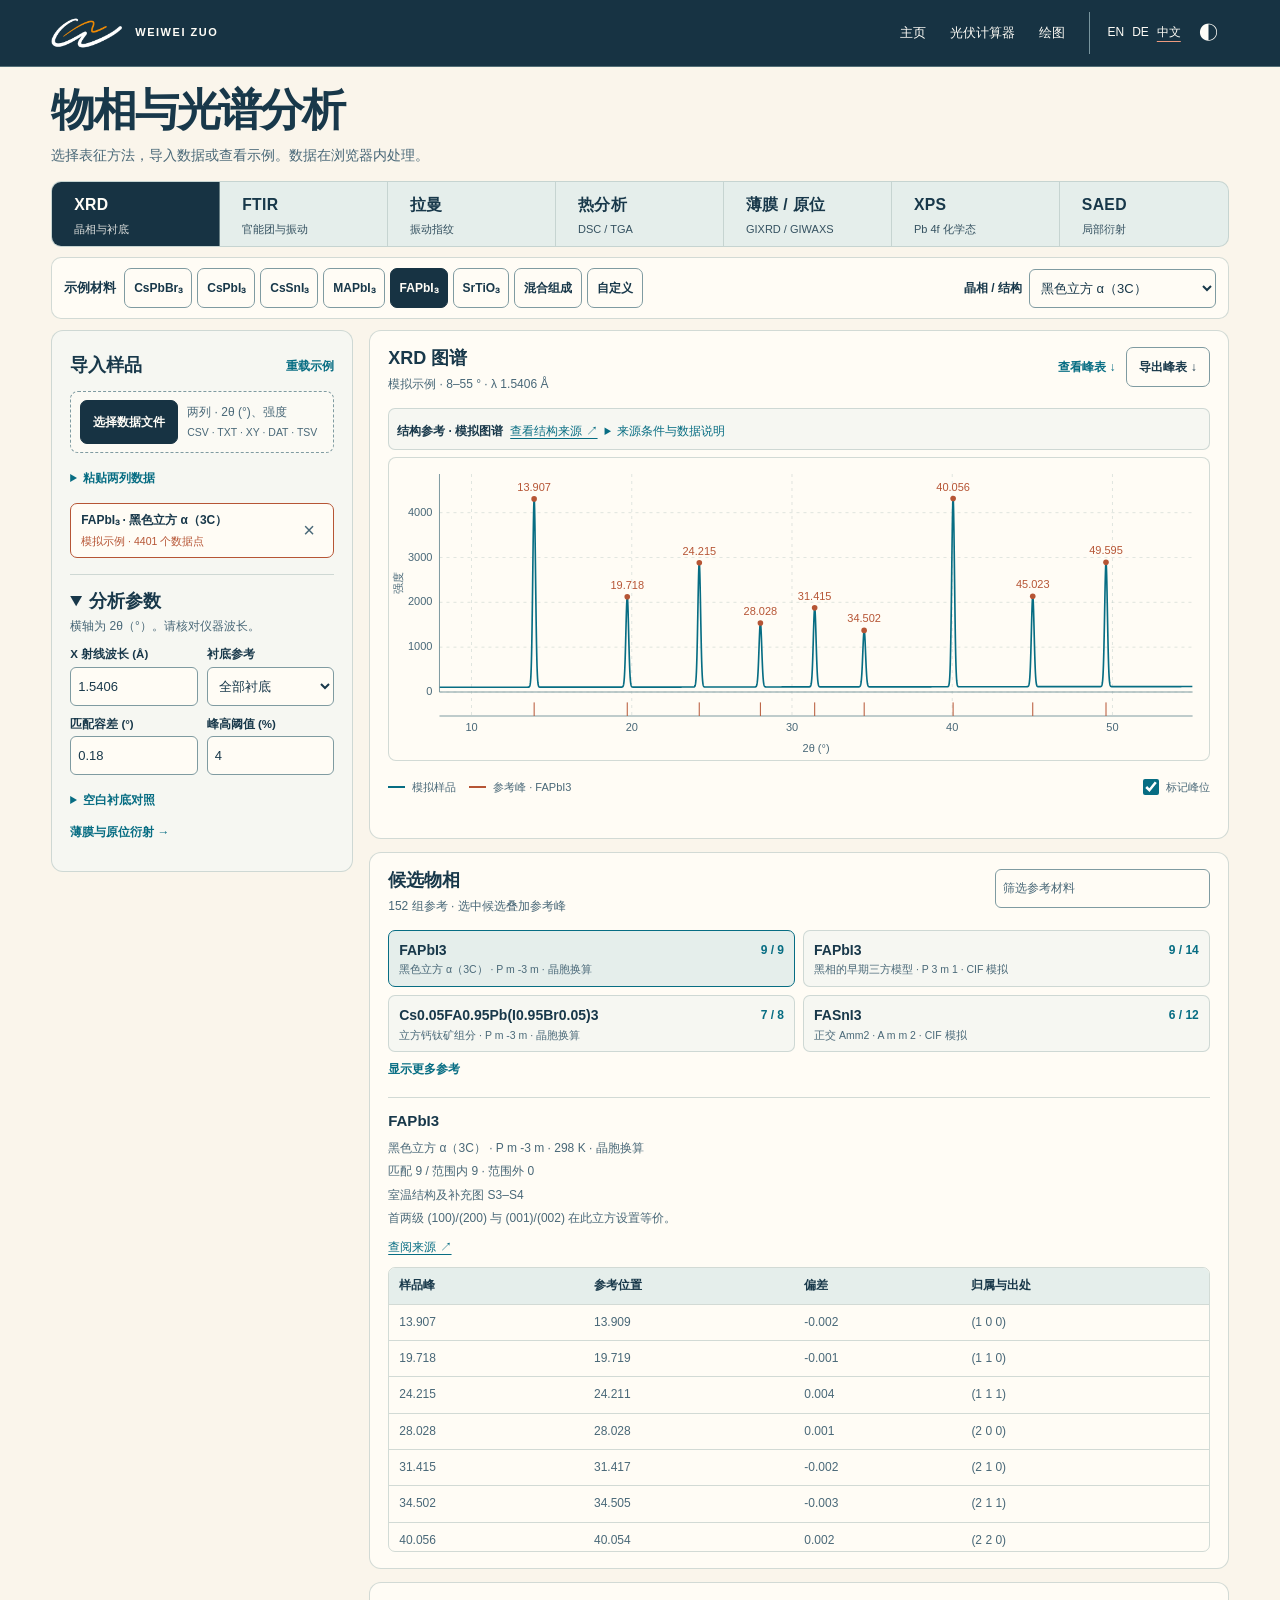
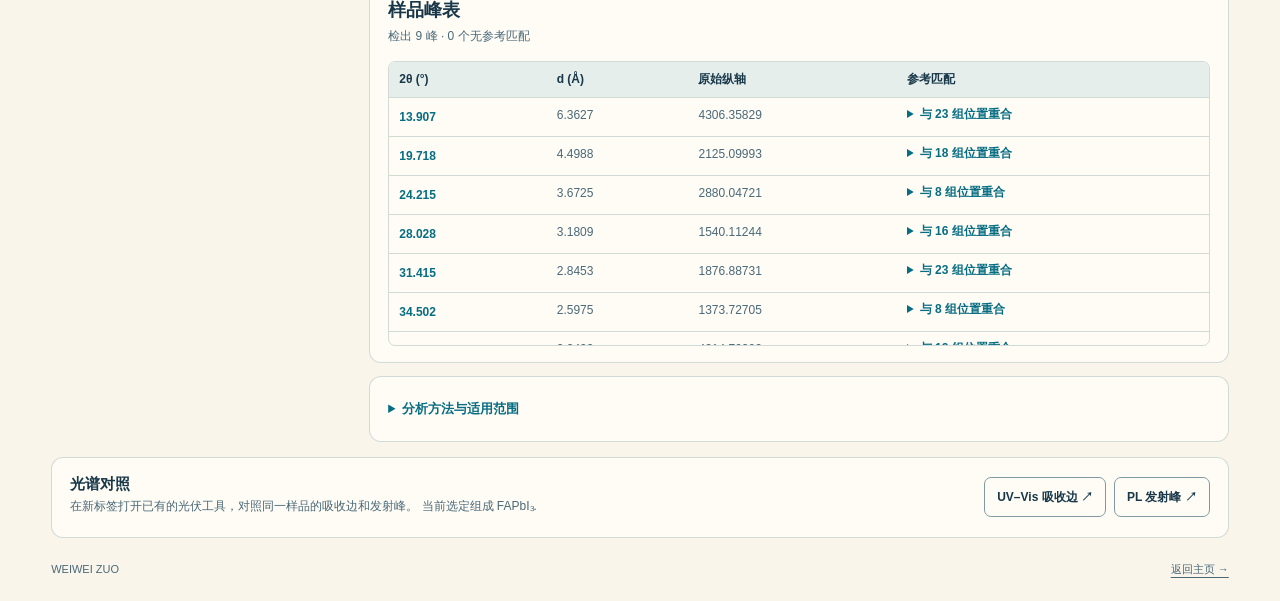
<file: phase-analysis.html>
<!doctype html>
<html lang="zh-CN" data-theme="light">
<head>
  <meta charset="utf-8">
  <meta name="viewport" content="width=device-width, initial-scale=1">
  <meta name="description" content="在浏览器中分析衍射、光谱和热分析数据，查看曲线与候选参考。">
  <meta name="color-scheme" content="light dark">
  <title>物相与光谱分析 · Weiwei Zuo</title>
  <link rel="icon" href="./assets/weiwei-zuo-icon.svg" type="image/svg+xml">
  <link rel="stylesheet" href="./styles.css?v=4963ac18c523">
  <link rel="stylesheet" href="./phase-analysis.css?v=b430bef17b47">
  <script defer src="./phase-reference.js?v=85a02435ee51"></script>
  <script defer src="./phase-model.js?v=d6d51dae2cbb"></script>
  <script defer src="./phase-samples.js?v=a7b0f772c63e"></script>
  <script defer src="./phase-strings.js?v=768bdf6c3d5d"></script>
  <script defer src="./phase-sample-strings.js?v=f1e2a6c91ccb"></script>
  <script defer src="./phase-plot.js?v=22aefdc91e13"></script>
  <link rel="stylesheet" href="./phase-extra.css?v=3150809a0867">
  <script defer src="./phase-extra-model.js?v=25e473c4e7fa"></script>
  <script defer src="./phase-extra-strings.js?v=61efc54c9eb3"></script>
  <script defer src="./phase-extra.js?v=625abbfdadec"></script>
  <script defer src="./phase-analysis.js?v=8039dddd08b6"></script>
</head>
<body class="phase-page">
  <a class="skip-link" href="#phase-main" data-t="skip">跳转到分析区</a>
  <header class="phase-header">
    <div class="phase-wrap phase-header-inner">
      <a id="phase-brand" class="phase-brand" href="./zh.html">
        <img src="./assets/weiwei-zuo-logo.png" width="1846" height="852" alt="">
        <span>WEIWEI ZUO</span>
      </a>
      <nav class="phase-header-links" data-aria="navigation" aria-label="科研工具导航">
        <a id="phase-home" href="./zh.html" data-t="home">主页</a>
        <a id="phase-tools" href="./zh.html#solar-cell-tools" data-t="tools">光伏计算器</a>
        <a id="phase-drawing" href="./drawing.html?lang=zh" data-t="drawing">绘图</a>
      </nav>
      <div class="phase-top-controls">
        <div class="phase-languages" role="group" data-aria="language" aria-label="语言">
          <a href="?lang=en" data-language="en" lang="en">EN</a>
          <a href="?lang=de" data-language="de" lang="de">DE</a>
          <a href="?lang=zh" data-language="zh" lang="zh-CN" aria-current="page">中文</a>
        </div>
        <button id="phase-theme" class="phase-theme" type="button" aria-label="深色模式" aria-pressed="false">◐</button>
      </div>
    </div>
  </header>

  <main id="phase-main" class="phase-wrap" tabindex="-1">
    <div class="phase-intro">
      <h1 data-t="title">物相与光谱分析</h1>
      <p data-t="intro">选择表征方法，导入数据或查看示例。数据在浏览器内处理。</p>
    </div>

    <div class="phase-tabs" role="tablist" data-aria="technique" aria-label="分析方法">
      <button id="phase-tab-xrd" type="button" role="tab" aria-selected="true" aria-controls="phase-workspace" data-mode="xrd"><strong>XRD</strong><span data-t="xrdTab">晶相与衬底</span></button>
      <button id="phase-tab-ftir" type="button" role="tab" aria-selected="false" aria-controls="phase-workspace" tabindex="-1" data-mode="ftir"><strong>FTIR</strong><span data-t="ftirTab">官能团与振动</span></button>
      <button id="phase-tab-raman" type="button" role="tab" aria-selected="false" aria-controls="phase-workspace" tabindex="-1" data-mode="raman"><strong data-t="ramanName">拉曼</strong><span data-t="ramanTab">拉曼指纹</span></button>
      <button id="phase-tab-thermal" type="button" role="tab" aria-selected="false" aria-controls="phase-extra-workspace" tabindex="-1" data-mode="thermal"><strong data-t="thermalName">热分析</strong><span data-t="thermalTab">DSC / TGA</span></button>
      <button id="phase-tab-diffraction" type="button" role="tab" aria-selected="false" aria-controls="phase-extra-workspace" tabindex="-1" data-mode="diffraction"><strong data-t="diffractionName">薄膜 / 原位</strong><span data-t="diffractionTab">GIXRD / GIWAXS</span></button>
      <button id="phase-tab-xps" type="button" role="tab" aria-selected="false" aria-controls="phase-extra-workspace" tabindex="-1" data-mode="xps"><strong>XPS</strong><span data-t="xpsTab">Pb 4f 化学态</span></button>
      <button id="phase-tab-saed" type="button" role="tab" aria-selected="false" aria-controls="phase-extra-workspace" tabindex="-1" data-mode="saed"><strong>SAED</strong><span data-t="saedTab">局部衍射</span></button>
    </div>

    <details id="phase-materials-panel" class="phase-materials" aria-describedby="phase-selection-hint" open>
      <summary class="phase-material-summary">
        <span data-t="sampleLab">示例材料</span><strong id="phase-material-summary">FAPbI₃</strong>
      </summary>
      <div class="phase-material-layout">
        <div class="phase-material-choices">
          <h2 id="phase-material-title" data-t="sampleLab">示例材料</h2>
          <div id="phase-material-buttons" class="phase-material-buttons"></div>
        </div>
        <div id="phase-material-phase" class="phase-fields phase-material-phase">
          <label><span data-t="phaseModel">晶相 / 结构</span><select id="phase-crystal"></select></label>
        </div>
      </div>
      <p class="sr-only" id="phase-selection-hint" data-t="keepsSelection">组成和晶相随表征切换保留。</p>
    </details>

    <div id="phase-workspace" class="phase-workspace" role="tabpanel" aria-labelledby="phase-tab-xrd">
      <aside class="phase-sidebar" aria-labelledby="phase-input-title">
        <section>
          <div class="phase-heading-row">
            <h2 id="phase-input-title" data-t="input">导入样品</h2>
            <button id="phase-demo" class="phase-link-button" type="button">载入示例</button>
          </div>
          <div data-for="ftir" class="phase-fields phase-import-ordinate" hidden>
            <label><span data-t="ordinate">纵轴类型</span><select id="phase-ordinate">
              <option value="absorbance" data-t="absorbance">吸光度</option>
              <option value="transmittance" data-t="transmittance">透过率 (%T)</option>
            </select></label>
          </div>
          <div id="phase-drop" class="phase-drop">
            <label class="phase-file">
              <span data-t="choose">选择数据文件</span>
              <input id="phase-file" type="file" accept=".csv,.txt,.xy,.dat,.tsv" data-aria="choose" aria-label="选择数据文件" aria-describedby="phase-formats">
            </label>
            <div class="phase-drop-guide">
              <p id="phase-formats"></p>
              <small data-t="fileTypes">CSV · TXT · XY · DAT · TSV</small>
            </div>
          </div>
          <details class="phase-disclosure">
            <summary data-t="paste">粘贴两列数据</summary>
            <label class="sr-only" for="phase-text" data-t="paste">粘贴两列数据</label>
            <textarea id="phase-text" rows="4" spellcheck="false" data-placeholder="pasteHint" placeholder="每行一个坐标，例如 14.02, 1350"></textarea>
            <button id="phase-use-text" class="phase-button" type="button" data-t="useText">导入文本</button>
          </details>
          <div id="phase-dataset" class="phase-dataset" hidden>
            <div><strong id="phase-file-name"></strong><small id="phase-file-info"></small></div>
            <button id="phase-clear" class="phase-clear" type="button" data-aria="clear" aria-label="清除样品" title="清除样品">×</button>
          </div>
          <p id="phase-import-status" class="phase-message" role="status" aria-live="polite"></p>
        </section>

        <details class="phase-settings" id="phase-settings-panel" open>
          <summary id="phase-settings-title" data-t="settings">分析参数</summary>
          <p id="phase-axis-note" class="phase-note"></p>
          <div data-for="xrd" class="phase-fields">
            <label><span data-t="wavelength">X 射线波长 (Å)</span><input id="phase-wavelength" type="number" min="0.05" max="5" step="any" inputmode="decimal" value="1.5406"></label>
            <label><span data-t="substrate">衬底参考</span><select id="phase-substrate">
              <option value="auto" data-t="allSubstrates">全部衬底</option>
              <option value="FTO">FTO</option>
              <option value="ITO">ITO</option>
              <option value="none" data-t="noSubstrate">隐藏衬底参考</option>
            </select></label>
          </div>
          <div data-for="raman" class="phase-fields" hidden>
            <label><span data-t="laser">激发波长 (nm)</span><input id="phase-laser" type="number" min="150" max="3000" step="any" inputmode="decimal" data-placeholder="optional" placeholder="可选"></label>
          </div>
          <div class="phase-fields">
            <label><span id="phase-tolerance-label">匹配容差 (°)</span><input id="phase-tolerance" type="number" min="0.01" max="3" value="0.18" step="any" inputmode="decimal"></label>
            <label><span data-t="threshold">峰高阈值 (%)</span><input id="phase-threshold" type="number" min="0.2" max="99" value="4" step="any" inputmode="decimal"></label>
          </div>
          <details class="phase-disclosure" id="phase-blank-panel" data-for="xrd">
            <summary data-t="blank">空白衬底对照</summary>
            <p class="phase-note" data-t="blankHelp">可导入同波长的裸衬底。叠图按各自峰高缩放，保留样品原始峰。</p>
            <label class="phase-file phase-file-small">
              <span data-t="chooseBlank">选择衬底文件</span>
              <input id="phase-blank" type="file" accept=".csv,.txt,.xy,.dat,.tsv" data-aria="chooseBlank" aria-label="选择衬底文件">
            </label>
            <div id="phase-blank-item" class="phase-blank-item" hidden>
              <span id="phase-blank-name"></span><button id="phase-blank-clear" class="phase-clear" type="button" data-aria="clearBlank" aria-label="清除衬底">×</button>
            </div>
          </details>
          <button id="phase-diffraction-link" class="phase-link-button" type="button" data-for="xrd" data-t="diffractionLink">薄膜与原位衍射 →</button>
          <p id="phase-settings-status" class="phase-message" role="status" aria-live="polite"></p>
        </details>
      </aside>

      <div class="phase-results">
        <section class="phase-card phase-plot-card" aria-labelledby="phase-plot-title">
          <div class="phase-heading-row phase-results-heading">
            <div>
              <h2 id="phase-plot-title">XRD 图谱</h2>
              <p id="phase-result-context" class="phase-note"></p>
            </div>
            <div class="phase-result-actions">
              <button id="phase-peaks-jump" class="phase-link-button" type="button" data-phase-jump="phase-peak-title" data-t="viewPeaks">查看峰表 ↓</button>
              <button id="phase-export" class="phase-button" type="button" disabled data-t="export">导出峰表 ↓</button>
            </div>
          </div>
          <div id="phase-chart-source" class="phase-provenance"></div>
          <div class="phase-chart">
            <canvas id="phase-chart" role="img" aria-label="谱图"></canvas>
            <p id="phase-chart-empty" class="phase-chart-empty" hidden data-t="empty">选择数据文件，或载入模拟示例。</p>
          </div>
          <div class="phase-chart-footer">
            <div class="phase-legend">
              <span><i></i><span id="phase-curve-label" data-t="sampleCurve">样品曲线</span></span>
              <span id="phase-blank-legend" hidden><i></i><span data-t="blankCurve">空白衬底（相对缩放）</span></span>
              <span id="phase-ref-legend" hidden><i></i><span id="phase-ref-label"></span></span>
            </div>
            <label class="phase-marker-toggle"><input id="phase-markers" type="checkbox" checked><span data-t="markers">标记峰位</span></label>
          </div>
          <p id="phase-probe" class="phase-probe" aria-hidden="true"></p>
        </section>

        <section class="phase-card phase-candidates" aria-labelledby="phase-candidates-title">
          <div class="phase-heading-row phase-results-heading">
            <div>
              <h2 id="phase-candidates-title">参考物相</h2>
              <p id="phase-library-info" class="phase-note"></p>
            </div>
            <label class="phase-search"><span class="sr-only" data-t="search">筛选参考材料</span>
              <input id="phase-search" type="search" data-placeholder="search" placeholder="筛选参考材料" data-aria="search" aria-label="筛选参考材料" autocomplete="off">
            </label>
          </div>
          <div id="phase-candidate-list"></div>
          <button id="phase-more" type="button" class="phase-link-button" hidden data-t="more">显示更多参考</button>
          <div id="phase-reference-detail" class="phase-reference-detail" hidden></div>
        </section>

        <section class="phase-card phase-peak-card" aria-labelledby="phase-peak-title">
          <div class="phase-heading-row phase-results-heading">
            <div><h2 id="phase-peak-title" tabindex="-1" data-t="peakTable">样品峰表</h2><p id="phase-peaks-info" class="phase-note"></p></div>
          </div>
          <p id="phase-no-peaks" class="phase-note"></p>
          <div id="phase-peak-scroll" class="phase-table-scroll" tabindex="0" aria-labelledby="phase-peak-title" hidden>
            <table class="phase-table">
              <thead><tr><th scope="col" id="phase-peak-x">2θ (°)</th><th id="phase-peak-d" scope="col">d (Å)</th><th scope="col" data-t="rawY">原始纵轴</th><th scope="col" data-t="assignment">参考匹配</th></tr></thead>
              <tbody id="phase-peak-rows"></tbody>
            </table>
          </div>
        </section>

        <details class="phase-card phase-method">
          <summary data-t="method">分析方法与适用范围</summary>
          <p id="phase-method-text"></p>
          <p data-t="dataSources">参考峰来自已整理的文献、晶体结构及实测峰位表。选中候选可查看采集条件和原文位置。</p>
        </details>
      </div>
    </div>
    <div id="phase-extra-workspace" class="phase-workspace" role="tabpanel" aria-labelledby="phase-tab-thermal" hidden>
      <aside class="phase-sidebar" aria-labelledby="phase-extra-input-heading">
        <div class="phase-heading-row">
          <h2 id="phase-extra-input-heading" data-t="input">导入样品</h2>
          <button id="phase-extra-demo" class="phase-link-button" type="button">载入示例</button>
        </div>
        <div id="phase-extra-drop" class="phase-drop">
          <label class="phase-file">
            <span data-t="choose">选择数据文件</span>
            <input id="phase-extra-file" type="file" accept=".csv,.txt,.xy,.dat,.tsv" data-aria="choose" aria-label="选择数据文件" aria-describedby="phase-extra-formats">
          </label>
          <div class="phase-drop-guide">
            <p id="phase-extra-formats"></p>
            <small data-t="fileTypes">CSV · TXT · XY · DAT · TSV</small>
          </div>
        </div>
        <details id="phase-extra-format-panel" class="phase-disclosure phase-format-options" open>
          <summary><span data-t="importOptions">数据格式</span><small id="phase-extra-format-selection"></small></summary>
          <div id="phase-extra-format" class="phase-extra-format"></div>
        </details>
        <details class="phase-disclosure">
          <summary data-t="pasteData">粘贴数据</summary>
          <label class="sr-only" for="phase-extra-text" data-t="pasteData">粘贴数据</label>
          <textarea id="phase-extra-text" rows="4" spellcheck="false"></textarea>
          <button id="phase-extra-import" class="phase-button" type="button" data-t="useText">导入文本</button>
        </details>
        <div id="phase-extra-dataset" class="phase-dataset" hidden>
          <div><strong id="phase-extra-name"></strong><small id="phase-extra-info"></small></div>
          <button id="phase-extra-clear" class="phase-clear" type="button" data-aria="clear" aria-label="清除样品">×</button>
        </div>
        <p id="phase-extra-status" class="phase-message" role="status" aria-live="polite"></p>
        <details class="phase-settings" id="phase-extra-settings-panel" open>
          <summary data-t="settings">分析参数</summary>
          <p class="phase-note" id="phase-extra-help"></p>
          <div id="phase-extra-settings"></div>
        </details>
      </aside>

      <div class="phase-results">
        <section class="phase-card phase-plot-card" aria-labelledby="phase-extra-plot-title">
          <div class="phase-heading-row phase-results-heading">
            <div><h2 id="phase-extra-plot-title"></h2><p id="phase-extra-context" class="phase-note"></p></div>
            <div class="phase-result-actions">
              <button id="phase-extra-result-jump" class="phase-link-button" type="button" data-phase-jump="phase-extra-result-title" data-t="viewResults">查看结果 ↓</button>
              <button id="phase-extra-export" class="phase-button" type="button" disabled data-t="exportAnalysis">导出结果 ↓</button>
            </div>
          </div>
          <p id="phase-extra-analysis-status" class="phase-message" role="status" data-error="true"></p>
          <div id="phase-extra-chart-source" class="phase-provenance"></div>
          <section id="phase-extra-map" class="phase-extra-map" hidden aria-labelledby="phase-extra-map-title">
            <div class="phase-heading-row">
              <h3 id="phase-extra-map-title" data-t="seriesMap">衍射强度热图</h3>
              <span class="phase-note" id="phase-extra-color-range"></span>
            </div>
            <canvas id="phase-extra-map-canvas" role="img"></canvas>
            <label class="phase-frame" for="phase-extra-frame">
              <span data-t="frame">当前扫描</span><output id="phase-extra-frame-value" for="phase-extra-frame"></output>
            </label>
            <input id="phase-extra-frame" type="range" min="0" max="1" step="1" value="0">
          </section>
          <div class="phase-chart">
            <canvas id="phase-extra-chart" role="img"></canvas>
            <p id="phase-extra-empty" class="phase-chart-empty" data-t="empty" hidden>选择数据文件，或载入模拟示例。</p>
          </div>
          <div class="phase-legend phase-extra-legend" id="phase-extra-legend"></div>
          <p id="phase-extra-probe" class="phase-probe" aria-hidden="true"></p>
          <section id="phase-extra-secondary" class="phase-extra-secondary" hidden aria-labelledby="phase-extra-secondary-title">
            <h3 id="phase-extra-secondary-title"></h3>
            <div class="phase-chart"><canvas id="phase-extra-secondary-chart" role="img"></canvas></div>
            <p id="phase-extra-secondary-probe" class="phase-probe" aria-hidden="true"></p>
          </section>
        </section>
        <section class="phase-card phase-extra-summary" aria-labelledby="phase-extra-result-title">
          <h2 id="phase-extra-result-title" tabindex="-1" data-t="results">分析结果</h2>
          <div id="phase-extra-result"></div>
        </section>
        <details class="phase-card phase-method">
          <summary data-t="method">分析方法与适用范围</summary>
          <p id="phase-extra-method"></p>
          <div id="phase-extra-sources"></div>
        </details>
      </div>
    </div>

    <section class="phase-card phase-optical-links" aria-labelledby="phase-optical-title">
      <div>
        <h2 id="phase-optical-title" data-t="opticalTitle">光谱对照</h2>
        <p class="phase-note" data-t="opticalNote">在新标签打开已有的光伏工具，对照同一样品的吸收边和发射峰。</p>
      </div>
      <div class="phase-optical-actions">
        <a id="phase-optical-uv" class="phase-button" href="./zh.html#bandgap-analysis" target="_blank" rel="noopener" data-t="opticalUv">UV–Vis 吸收边 ↗</a>
        <a id="phase-optical-pl" class="phase-button" href="./zh.html#pl-bandgap" target="_blank" rel="noopener" data-t="opticalPl">PL 发射峰 ↗</a>
      </div>
    </section>
  </main>

  <footer class="phase-wrap phase-footer">
    <span>WEIWEI ZUO</span><a id="phase-footer-home" href="./zh.html" data-t="backHome">返回主页 →</a>
  </footer>

  <dialog id="phase-csv" class="phase-csv" aria-labelledby="phase-csv-title">
    <div class="phase-heading-row"><h2 id="phase-csv-title" data-t="csvTitle">导出样品峰表</h2>
      <form method="dialog"><button class="phase-clear" data-aria="close" aria-label="关闭">×</button></form>
    </div>
    <p id="phase-csv-name" class="phase-note"></p>
    <div class="phase-csv-actions">
      <a id="phase-download" class="phase-button" data-t="download">下载 CSV ↓</a>
      <button id="phase-copy" type="button" class="phase-button" data-t="copy">复制 CSV</button>
    </div>
    <label class="sr-only" for="phase-csv-text" data-t="csvText">CSV 文本</label>
    <textarea id="phase-csv-text" readonly rows="6"></textarea>
    <p id="phase-csv-status" class="phase-message" role="status"></p>
  </dialog>
</body>
</html>
</file>
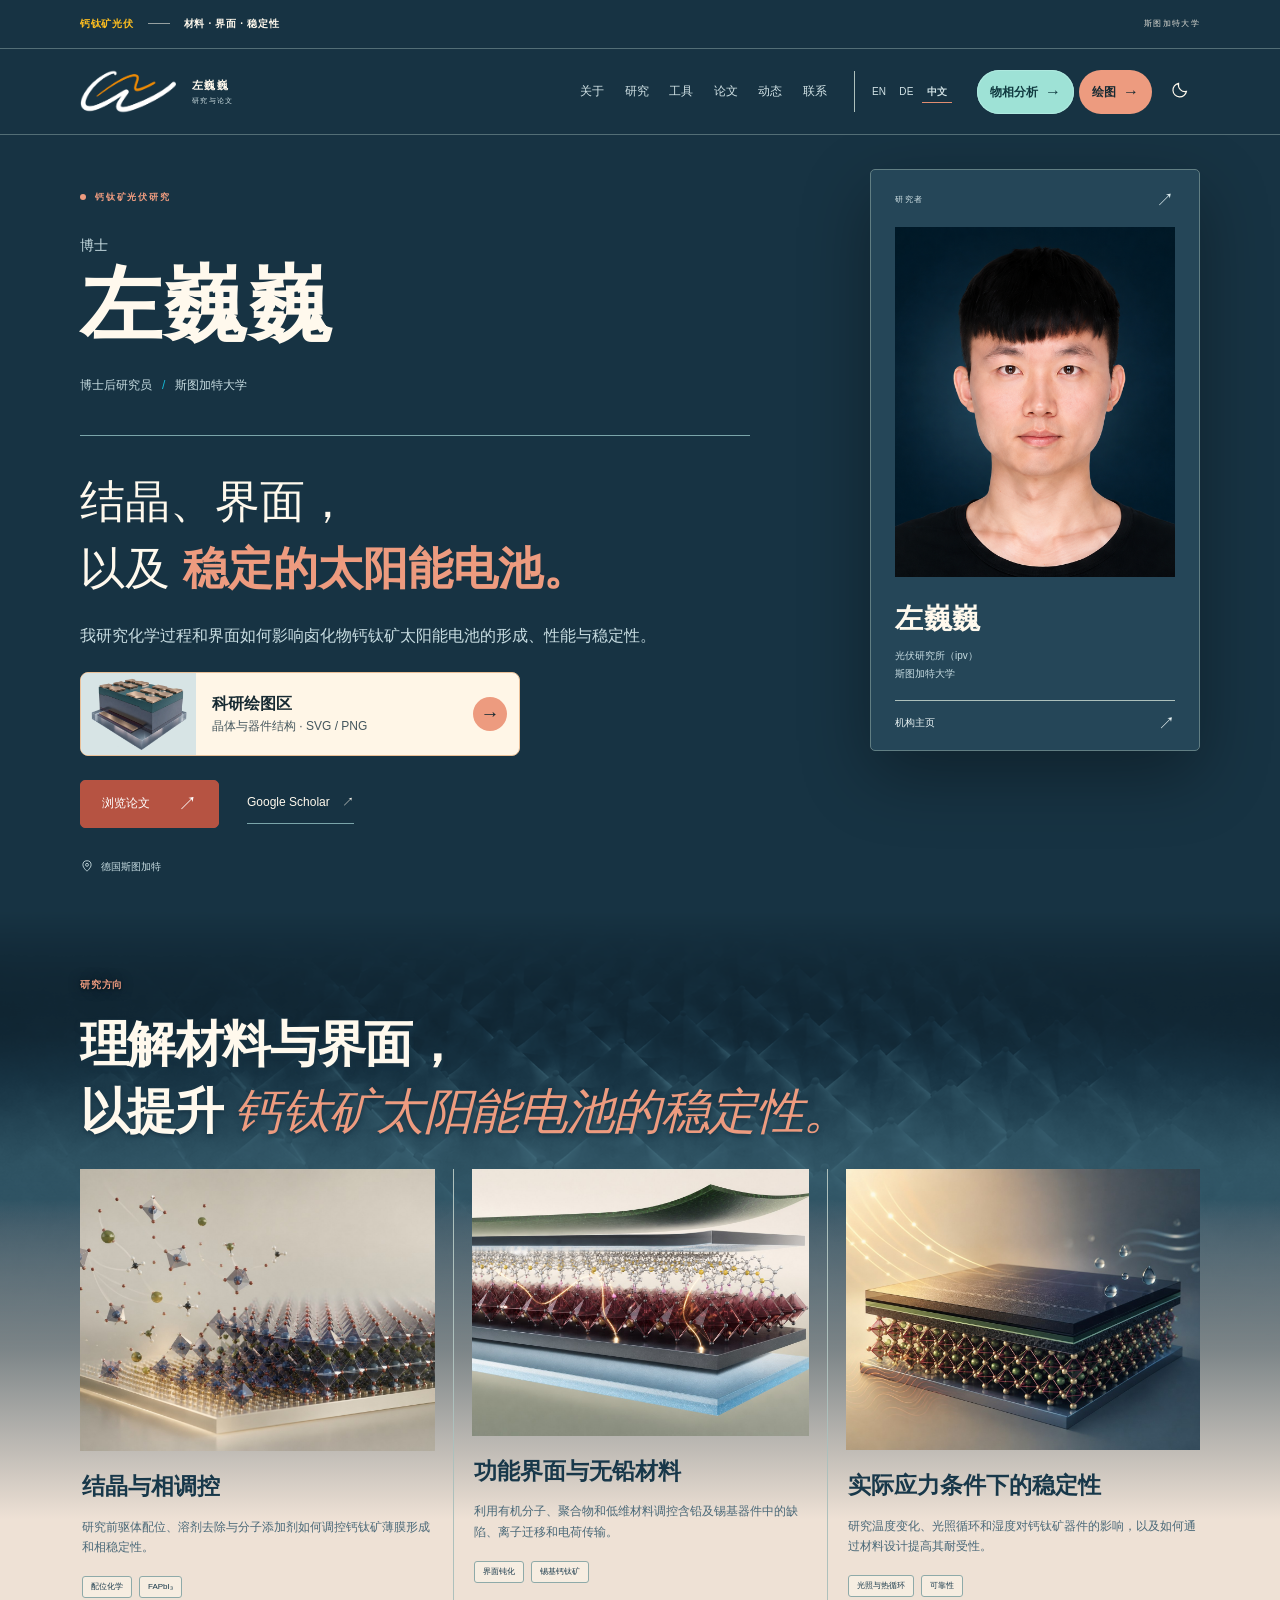
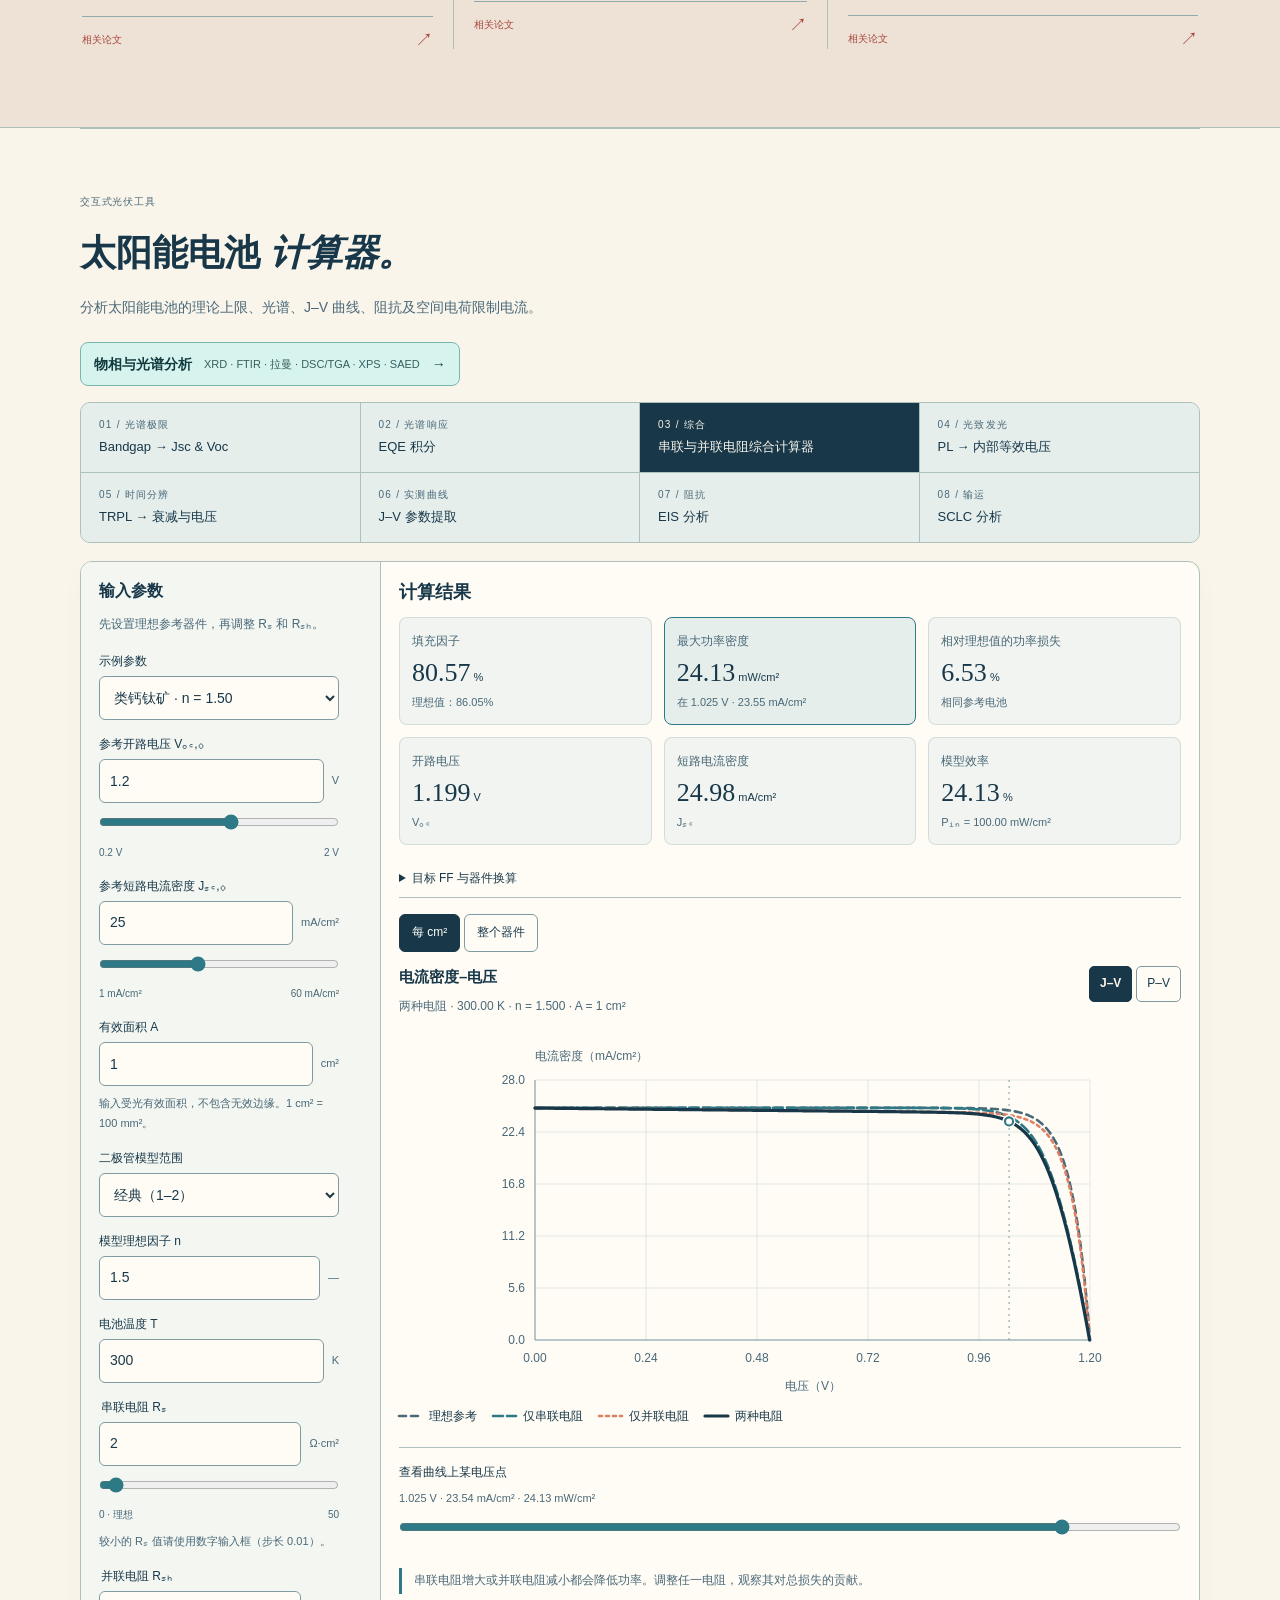
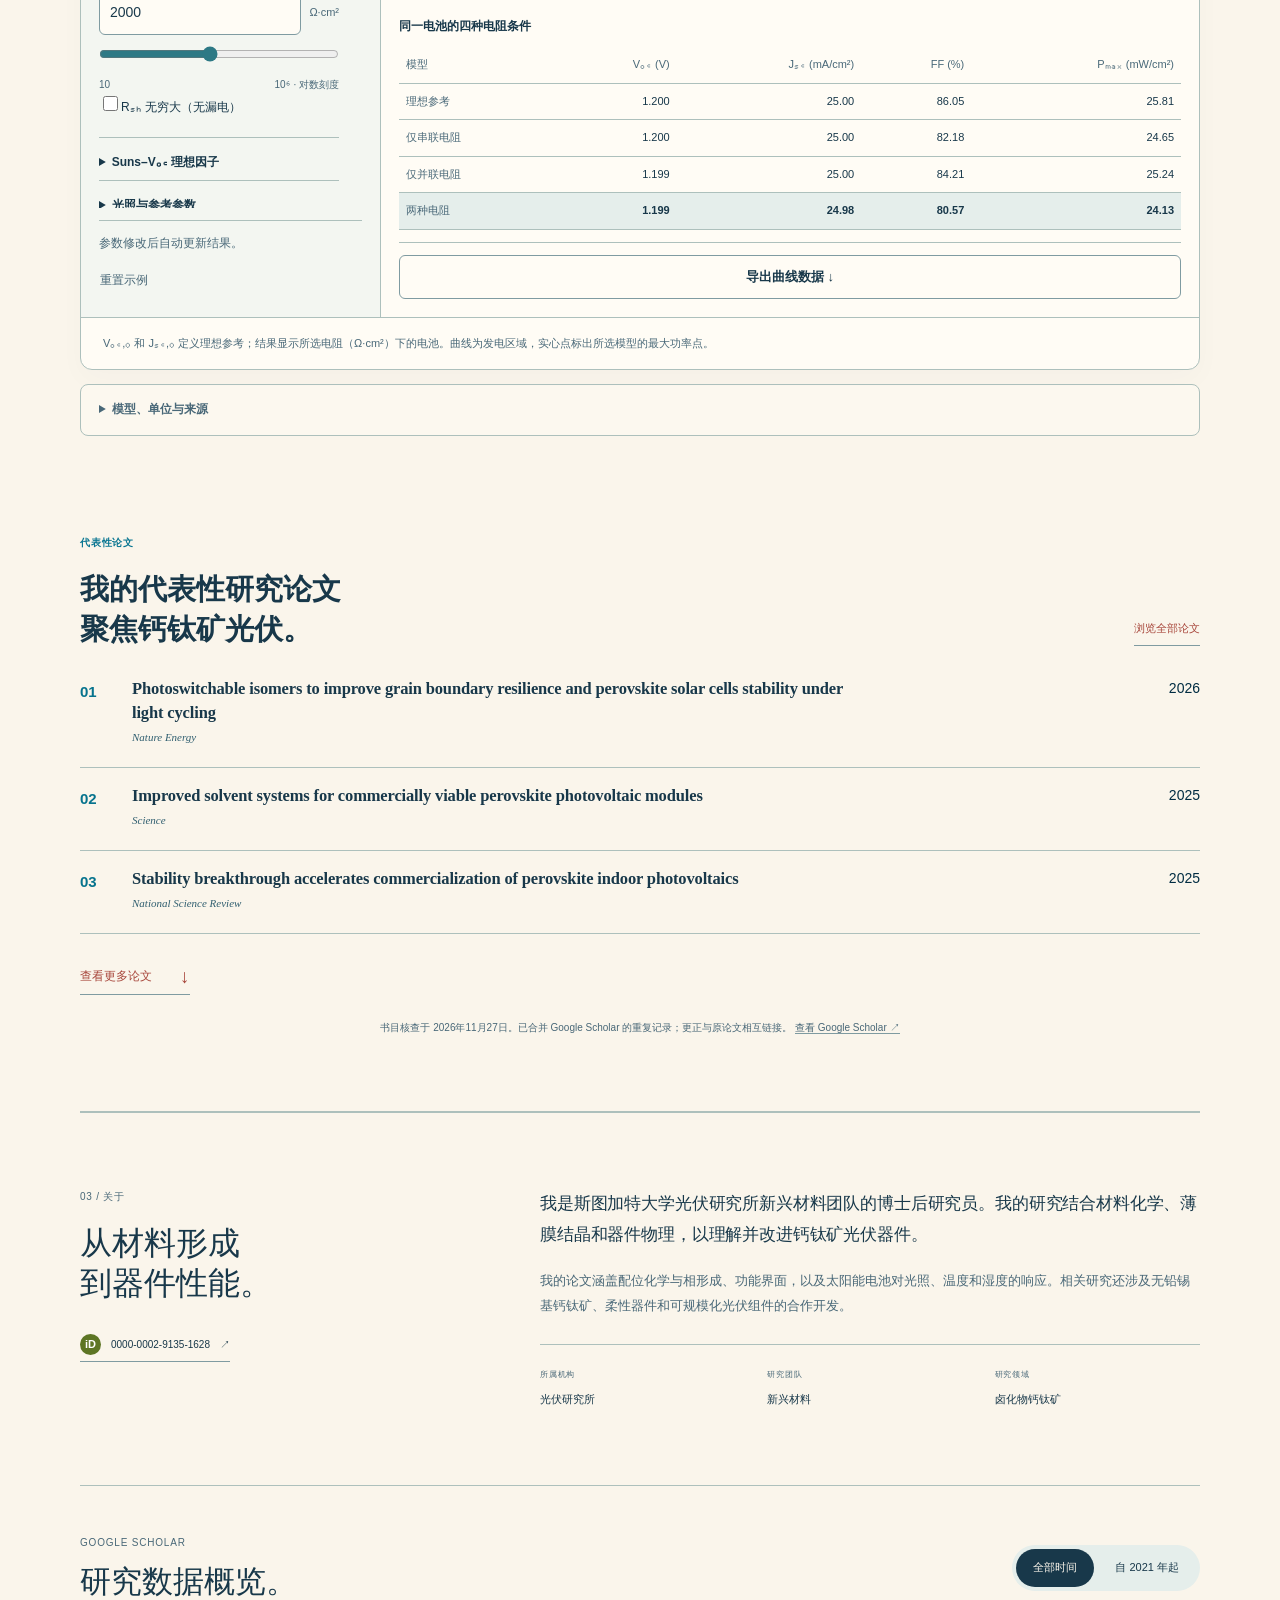
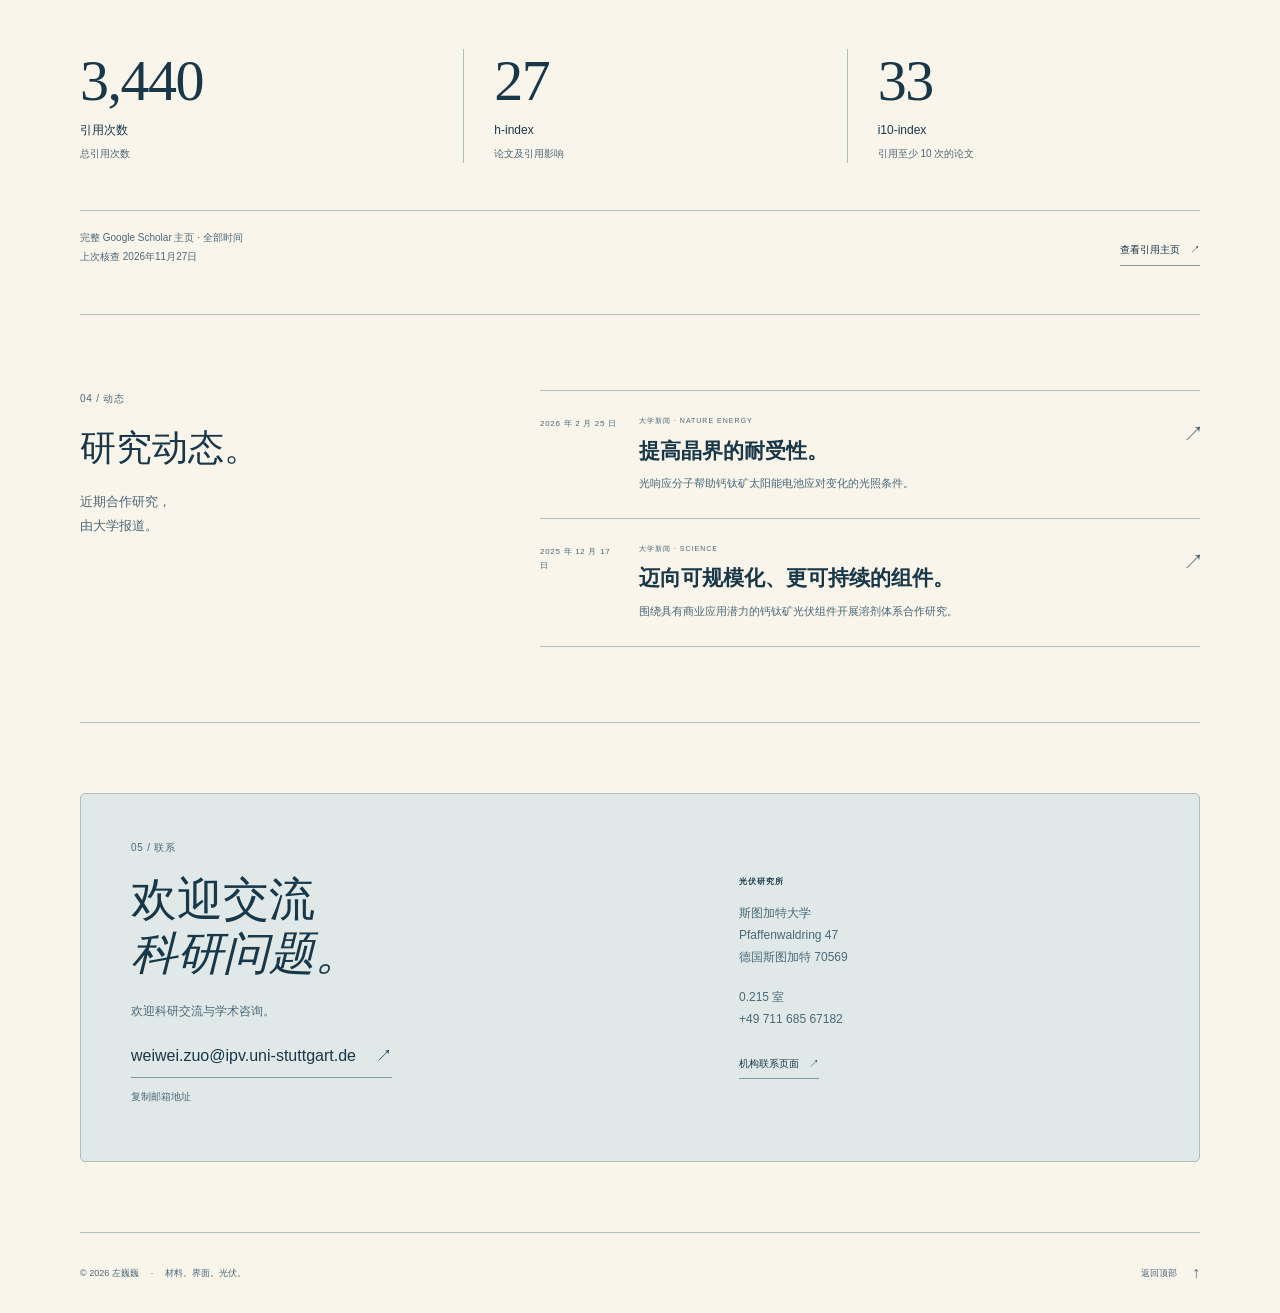
<file: zh.html>
<!doctype html>
<html lang="zh-CN" data-theme="light">
<head>
  <meta charset="utf-8">
  <meta name="viewport" content="width=device-width, initial-scale=1">
  <meta name="description" content="左巍巍（Weiwei Zuo）博士，斯图加特大学光伏研究所博士后研究员。研究方向为钙钛矿结晶、功能界面和器件稳定性。">
  <meta name="color-scheme" content="light dark">
  <meta name="theme-color" content="#173343">
  <meta name="robots" content="index, follow">
  <meta name="application-name" content="左巍巍（Weiwei Zuo）| 钙钛矿光伏">
  <meta name="apple-mobile-web-app-title" content="左巍巍">
  <meta property="og:title" content="左巍巍（Weiwei Zuo）| 钙钛矿光伏">
  <meta property="og:description" content="结晶、界面与稳定的太阳能电池。来自斯图加特大学的研究与论文。">
  <meta property="og:type" content="website">
  <link rel="canonical" href="https://muheilheim.github.io/weezuo/zh.html">
  <meta property="og:url" content="https://muheilheim.github.io/weezuo/zh.html">
  <meta property="og:image" content="https://muheilheim.github.io/weezuo/assets/weiwei-zuo.jpg">
  <meta property="og:image:alt" content="左巍巍肖像">
  <meta property="og:locale" content="zh_CN">
  <title>左巍巍（Weiwei Zuo）| 钙钛矿光伏</title>
  <link rel="icon" type="image/svg+xml" sizes="any" href="./assets/weiwei-zuo-icon.svg">
  <link rel="stylesheet" href="./styles.css?v=4963ac18c523">
  <link rel="alternate" hreflang="en" href="https://muheilheim.github.io/weezuo/">
  <link rel="alternate" hreflang="de" href="https://muheilheim.github.io/weezuo/de.html">
  <link rel="alternate" hreflang="zh-CN" href="https://muheilheim.github.io/weezuo/zh.html">
  <link rel="alternate" hreflang="x-default" href="https://muheilheim.github.io/weezuo/">
  <script defer src="./i18n.js?v=c0f5209e2efa"></script>
  <script defer src="./profile.js?v=97cbedcf37a3"></script>
  <script defer src="./publications.js?v=d4b25a7fa334"></script>
  <script defer src="./app.js?v=a624c6fcf345"></script>
  <link rel="stylesheet" href="./resistance-lab.css?v=e8a22ecb0425">
  <script defer src="./csv-export.js?v=f957c0c2aa8f"></script>
  <script defer src="./resistance-model.js?v=f75575c6beba"></script>
  <script defer src="./resistance-lab.js?v=5ccb7c693978"></script>
  <link rel="stylesheet" href="./spectral-tools.css?v=1b9dd854fb6a">
  <script defer src="./solar-spectrum.js?v=75fdae03298f"></script>
  <script defer src="./spectral-model.js?v=a435ff0e4b3c"></script>
  <script defer src="./pl-voltage-model.js?v=77e765598672"></script>
  <script defer src="./spectral-tools.js?v=575c48717ee9"></script>
  <link rel="stylesheet" href="./pl-voltage.css?v=1bfdd2266ac3">
  <script defer src="./pl-voltage.js?v=1256a1cfbff0"></script>
  <link rel="stylesheet" href="./trpl.css?v=86bdd44f512e">
  <script defer src="./trpl-model.js?v=489c4a5b5a81"></script>
  <script defer src="./trpl.js?v=9fc6e61fcebc"></script>
  <link rel="stylesheet" href="./bandgap-tools.css?v=fa34a63f3fa5">
  <script defer src="./bandgap-model.js?v=0b69599a1114"></script>
  <script defer src="./bandgap-tools.js?v=dd54475083bd"></script>
  <link rel="stylesheet" href="./pl-pseudo-jv.css?v=9f684fd9dd46">
  <script defer src="./pl-pseudo-jv-model.js?v=a3b6ccb389dc"></script>
  <script defer src="./pl-pseudo-jv.js?v=584c2c3fe7b2"></script>
  <script type="application/ld+json">{"@context":"https://schema.org","@type":"Person","name":"左巍巍","alternateName":"Weiwei Zuo","honorificPrefix":"博士","jobTitle":"Postdoctoral Researcher","affiliation":{"@type":"Organization","name":"Institute for Photovoltaics, University of Stuttgart","url":"https://www.ipv.uni-stuttgart.de/"},"sameAs":["https://www.ipv.uni-stuttgart.de/en/institute/team/Zuo/","https://scholar.google.com/citations?user=ynl-iTQAAAAJ&hl=en","https://orcid.org/0000-0002-9135-1628"],"email":"weiwei.zuo@ipv.uni-stuttgart.de"}</script>
<link rel="stylesheet" href="./calculator-layout.css?v=8dc3f1fa5ef8">
<script defer src="./measurement-model.js?v=73c1d2336c94"></script>
<script defer src="./measurement-tools.js?v=588a5b37761f"></script>
<script defer src="./electrical-model.js?v=c300a367e66d"></script>
<script defer src="./electrical-tools.js?v=50d7bd044545"></script>
<script defer src="./characterization-link.js?v=6464227fb08e"></script>
<script defer src="./dark-jv-model.js?v=10f0facb9f0c"></script>
<script defer src="./dark-jv-tools.js?v=85cc5e776644"></script>
<script defer src="./calculator-layout.js?v=6ba25044bd08"></script>
</head>
<body>
  <a class="skip-link" href="#main">跳转到正文</a>
  <div class="top-banner">
    <div class="top-banner-inner wrap">
      <p class="top-banner-focus"><span>钙钛矿光伏</span><span class="top-banner-separator" aria-hidden="true"></span><span>材料 · 界面 · 稳定性</span></p>
      <p class="top-banner-affiliation">斯图加特大学</p>
    </div>
  </div>
  <header class="header">
    <div class="header-inner wrap">
      <a href="#home" class="brand" aria-label="左巍巍的主页"><img class="brand-mark" src="./assets/weiwei-zuo-logo.png" width="1846" height="852" alt="" decoding="async"><span>左巍巍<span class="brand-subtitle">研究与论文</span></span></a>
      <nav id="navigation" class="nav" aria-label="主导航"><a href="#about">关于</a><a href="#research">研究</a><a href="#solar-cell-tools">工具</a><a href="#publications">论文</a><a href="#updates">动态</a><a href="#contact">联系</a><span class="language-switch" role="group" aria-label="语言"><a data-language="en" href="./index.html" lang="en">EN</a><a data-language="de" href="./de.html" lang="de">DE</a><a data-language="zh" href="./zh.html" lang="zh-CN" aria-current="page">中文</a></span></nav>
      <div class="header-actions">
        <nav class="drawing-navigation" aria-label="科研工作区">
          <a class="drawing-nav-link phase-nav-link" href="./phase-analysis.html?lang=zh"><span>物相分析</span><span aria-hidden="true">→</span></a>
          <a class="drawing-nav-link" href="./drawing.html?lang=zh"><span>绘图</span><span aria-hidden="true">→</span></a>
        </nav>
        <button class="icon-button" id="theme-button" type="button" aria-label="切换到深色模式" aria-pressed="false"><svg class="moon-icon" viewBox="0 0 24 24" fill="none" stroke="currentColor" stroke-width="1.5" aria-hidden="true"><path d="M20.8 13.2A8.5 8.5 0 0 1 10.8 3.1a8.6 8.6 0 1 0 10 10.1Z"/></svg><svg class="sun-icon" viewBox="0 0 24 24" fill="none" stroke="currentColor" stroke-width="1.5" aria-hidden="true"><circle cx="12" cy="12" r="4"/><path d="M12 2v2m0 16v2M2 12h2m16 0h2M5 5l1.5 1.5m11 11L19 19M5 19l1.5-1.5m11-11L19 5"/></svg></button>
      </div>
    </div>
  </header>
  <main id="main" tabindex="-1">
    <div class="hero-stage">
    <section class="hero wrap" id="home" aria-labelledby="hero-title">
      <div class="hero-copy">
        <div class="eyebrow"><span class="status-dot" aria-hidden="true"></span>钙钛矿光伏研究</div>
        <p class="credential" data-profile="credential">博士</p>
        <h1 id="hero-title" data-profile="name">左巍巍</h1>
        <p class="hero-role"><span data-profile="role">博士后研究员</span><span class="role-divider" aria-hidden="true">/</span><span data-profile="university">斯图加特大学</span></p>
        <p class="hero-headline">结晶、界面，<br>以及 <em>稳定的太阳能电池。</em></p>
        <p class="hero-description" data-profile="statement">我研究化学过程和界面如何影响卤化物钙钛矿太阳能电池的形成、性能与稳定性。</p>
        <a class="drawing-feature" href="./drawing.html?lang=zh" aria-labelledby="drawing-feature-title" aria-describedby="drawing-feature-details">
          <span class="drawing-feature-visual"><img src="./assets/drawing-device-thumbnail.webp" width="720" height="540" alt="" decoding="async"></span>
          <span class="drawing-feature-copy">
            <strong id="drawing-feature-title">科研绘图区</strong>
            <span id="drawing-feature-details">晶体与器件结构 · SVG / PNG</span>
          </span>
          <span class="drawing-feature-arrow" aria-hidden="true">→</span>
        </a>
        <div class="hero-cta"><a class="button primary" href="#publications">浏览论文<span aria-hidden="true">↗</span></a><a class="text-link" href="https://scholar.google.com/citations?user=ynl-iTQAAAAJ&amp;hl=en" target="_blank" rel="noopener noreferrer">Google Scholar<span aria-hidden="true">↗</span></a></div>
        <div class="hero-location"><svg viewBox="0 0 24 24" fill="none" stroke="currentColor" stroke-width="1.5" aria-hidden="true"><path d="M19 10c0 5-7 11-7 11S5 15 5 10a7 7 0 0 1 14 0Z"/><circle cx="12" cy="10" r="2.5"/></svg>德国斯图加特</div>
      </div>
      <aside class="profile-card" aria-label="研究者简介">
        <div class="profile-topline"><span>研究者</span><span aria-hidden="true">↗</span></div>
        <div class="portrait-frame"><img src="./assets/weiwei-zuo-dark-v2.png" width="220" height="220" alt="左巍巍肖像" id="profile-photo" fetchpriority="high"><span class="portrait-fallback" hidden>WZ</span></div>
        <div class="profile-card-info"><strong data-profile="name">左巍巍</strong><span data-profile="institute">光伏研究所（ipv）</span><span data-profile="university">斯图加特大学</span></div>
        <a class="profile-card-link" href="https://www.ipv.uni-stuttgart.de/en/institute/team/Zuo/" target="_blank" rel="noopener noreferrer">机构主页<span aria-hidden="true">↗</span></a>
      </aside>
    </section>
    </div>

    <section id="research" class="research-section" aria-labelledby="research-title">
      <div class="research-inner wrap">
      <div class="section-heading"><div><p class="section-kicker">研究方向</p><h2 id="research-title">理解材料与界面，<br>以提升 <em>钙钛矿太阳能电池的稳定性。</em></h2></div></div>
      <div class="research-grid">
        <article class="research-card"><figure class="research-visual"><img src="./assets/crystallization-concept.jpg" width="1536" height="1024" loading="eager" decoding="async" alt="前驱体组装形成钙钛矿晶格的概念性三维插图"><figcaption>结晶</figcaption></figure><div class="research-card-content"><div class="research-card-top"><span>01</span></div><h3>结晶与相调控</h3><p>研究前驱体配位、溶剂去除与分子添加剂如何调控钙钛矿薄膜形成和相稳定性。</p><div class="tags"><span>配位化学</span><span>FAPbI₃</span></div><a href="https://doi.org/10.1039/d3ee02404k" target="_blank" rel="noopener noreferrer">相关论文<span aria-hidden="true">↗</span></a></div></article>
        <article class="research-card"><figure class="research-visual"><img src="./assets/interfaces-concept.jpg" width="1536" height="1024" loading="eager" decoding="async" alt="钙钛矿器件界面分子钝化与电荷传输的概念性三维插图"><figcaption>界面</figcaption></figure><div class="research-card-content"><div class="research-card-top"><span>02</span></div><h3>功能界面与无铅材料</h3><p>利用有机分子、聚合物和低维材料调控含铅及锡基器件中的缺陷、离子迁移和电荷传输。</p><div class="tags"><span>界面钝化</span><span>锡基钙钛矿</span></div><a href="https://pubs.acs.org/aelccp/article-abstract/5/6/1923/1567621/Tin-Halide-Perovskite-Films-Made-of-Highly?redirectedFrom=fulltext" target="_blank" rel="noopener noreferrer">相关论文<span aria-hidden="true">↗</span></a></div></article>
        <article class="research-card"><figure class="research-visual"><img src="./assets/stability-concept.jpg" width="1536" height="1024" loading="eager" decoding="async" alt="钙钛矿光伏器件经历光照、湿度和温度循环的概念性三维插图"><figcaption>稳定性</figcaption></figure><div class="research-card-content"><div class="research-card-top"><span>03</span></div><h3>实际应力条件下的稳定性</h3><p>研究温度变化、光照循环和湿度对钙钛矿器件的影响，以及如何通过材料设计提高其耐受性。</p><div class="tags"><span>光照与热循环</span><span>可靠性</span></div><a href="https://doi.org/10.1038/s41578-025-00781-7" target="_blank" rel="noopener noreferrer">相关论文<span aria-hidden="true">↗</span></a></div></article>
      </div>
      </div>
    </section>

    <section id="solar-cell-tools" class="resistance-section wrap" aria-labelledby="resistance-title">
      <div class="section-heading"><div><p class="section-kicker">交互式光伏工具</p><h2 id="resistance-title">太阳能电池 <em>计算器。</em></h2></div></div>
      <p class="resistance-intro">分析太阳能电池的理论上限、光谱、J–V 曲线、阻抗及空间电荷限制电流。</p>
      <a class="phase-tool-entry" href="./phase-analysis.html?lang=zh"><strong>物相与光谱分析</strong><small>XRD · FTIR · 拉曼 · DSC/TGA · XPS · SAED</small><span aria-hidden="true">→</span></a>
      <div class="pv-tabs" role="tablist" aria-label="太阳能电池计算器">
        <button id="pv-tab-bandgap" type="button" role="tab" data-pv-tool="bandgap-jsc" aria-selected="false" aria-controls="bandgap-jsc" tabindex="-1"><span>01 / 光谱极限</span>Bandgap → Jsc &amp; Voc</button>
        <button id="pv-tab-eqe" type="button" role="tab" data-pv-tool="eqe-integration" aria-selected="false" aria-controls="eqe-integration" tabindex="-1"><span>02 / 光谱响应</span>EQE 积分</button>
        <button id="pv-tab-resistance" type="button" role="tab" data-pv-tool="solar-cell-tools" aria-selected="true" aria-controls="resistance-panel"><span>03 / 综合</span>串联与并联电阻综合计算器</button>
        <button id="pv-tab-pl" type="button" role="tab" data-pv-tool="pl-voltage" aria-selected="false" aria-controls="pl-voltage" tabindex="-1"><span>04 / 光致发光</span>PL → 内部等效电压</button>
        <button id="pv-tab-trpl" type="button" role="tab" data-pv-tool="trpl" aria-selected="false" aria-controls="trpl" tabindex="-1"><span>05 / 时间分辨</span>TRPL → 衰减与电压</button>
        <button id="pv-tab-jv" type="button" role="tab" data-pv-tool="jv-analysis" aria-selected="false" aria-controls="jv-analysis" tabindex="-1"><span>06 / 实测曲线</span>J–V 参数提取</button>
        <button id="pv-tab-eis" type="button" role="tab" data-pv-tool="eis-analysis" aria-selected="false" aria-controls="eis-analysis" tabindex="-1"><span>07 / 阻抗</span>EIS 分析</button>
        <button id="pv-tab-sclc" type="button" role="tab" data-pv-tool="sclc-analysis" aria-selected="false" aria-controls="sclc-analysis" tabindex="-1"><span>08 / 输运</span>SCLC 分析</button>
      </div>
      <div id="resistance-panel" role="tabpanel" aria-labelledby="pv-tab-resistance" tabindex="0" data-pv-panel>
        <div id="resistance-calculator"></div>
      </div>
      <div id="bandgap-jsc" role="tabpanel" aria-labelledby="pv-tab-bandgap" tabindex="0" data-pv-panel hidden>
        <div id="bandgap-calculator"></div>
      </div>
      <div id="eqe-integration" role="tabpanel" aria-labelledby="pv-tab-eqe" tabindex="0" data-pv-panel hidden>
        <div id="eqe-calculator"></div>
      </div>
      <div id="pl-voltage" role="tabpanel" aria-labelledby="pv-tab-pl" tabindex="0" data-pv-panel hidden>
        <div id="pl-voltage-calculator"></div>
      </div>
      <div id="trpl" role="tabpanel" aria-labelledby="pv-tab-trpl" tabindex="0" data-pv-panel hidden>
        <div id="trpl-calculator"></div>
      </div>
      <div id="jv-analysis" role="tabpanel" aria-labelledby="pv-tab-jv" tabindex="0" data-pv-panel hidden>
        <div id="jv-calculator"></div>
      </div>
      <div id="eis-analysis" role="tabpanel" aria-labelledby="pv-tab-eis" tabindex="0" data-pv-panel hidden>
        <div id="eis-calculator"></div>
      </div>
      <div id="sclc-analysis" role="tabpanel" aria-labelledby="pv-tab-sclc" tabindex="0" data-pv-panel hidden>
        <div id="sclc-calculator"></div>
      </div>
      <noscript><p>请启用 JavaScript 以使用计算器。 <a class="inline-link" href="https://www.nlr.gov/grid/solar-resource/spectra-am1.5">AM1.5 参考光谱。</a></p></noscript>
    </section>

    <section id="publications" class="section publications-section wrap" aria-labelledby="publications-title">
      <div class="section-heading"><div><p class="section-kicker">代表性论文</p><h2 id="publications-title">我的代表性研究论文<br>聚焦钙钛矿光伏。</h2></div></div>
      <p class="publication-intro">浏览精选研究论文、综述与观点文章，或查看完整列表。</p>
      <details class="publication-tools">
        <summary>浏览全部论文</summary>
      <div class="publication-controls" id="publication-controls" hidden>
        <div class="publication-tabs" role="group" aria-label="论文筛选"><button type="button" data-scope="selected" aria-pressed="true">精选<span id="selected-count">8</span></button><button type="button" data-scope="all" aria-pressed="false">全部论文<span id="all-count">48</span></button></div>
        <div class="search-controls"><div class="search-box"><svg viewBox="0 0 24 24" fill="none" stroke="currentColor" stroke-width="1.5" aria-hidden="true"><circle cx="10.5" cy="10.5" r="6.5"/><path d="m16 16 5 5"/></svg><label class="sr-only" for="publication-search">搜索论文</label><input id="publication-search" type="search" placeholder="搜索题名、作者或期刊…" autocomplete="off"><button type="button" id="clear-search" aria-label="清除搜索" hidden>×</button></div><label class="sr-only" for="year-filter">按年份筛选</label><select id="year-filter"><option value="all">所有年份</option></select></div>
      </div>
      <a class="inline-link publication-download" href="./publications.bib?v=be436d37a46f" download="Weiwei-Zuo-publications.bib">下载完整 BibTeX<span aria-hidden="true">↓</span></a>
      </details>
      <div class="publication-summary"><p id="results-status" role="status" aria-live="polite">精选论文</p><span>按时间倒序</span></div>
      <div id="publication-list" class="publication-list">
        <article class="publication"><div class="pub-year">2026</div><div class="pub-main"><h3><a href="https://doi.org/10.1038/s41560-026-01993-z" target="_blank" rel="noopener noreferrer">Photoswitchable isomers to improve grain boundary resilience and perovskite solar cells stability under light cycling</a></h3><p class="pub-journal">Nature Energy</p><p class="pub-authors">Zuhong Zhang, Rui Zhu, Guixiang Li, et al.</p><p class="pub-citation">Nature Energy 11(4), 623-632 (2026).</p><div class="pub-links"><a href="https://doi.org/10.1038/s41560-026-01993-z" target="_blank" rel="noopener noreferrer">DOI ↗</a><a href="https://doi.org/10.1038/s41560-026-02041-6" target="_blank" rel="noopener noreferrer">更正 ↗</a></div></div></article>
        <article class="publication"><div class="pub-year">2025</div><div class="pub-main"><h3><a href="https://doi.org/10.1126/science.adz0091" target="_blank" rel="noopener noreferrer">Improved solvent systems for commercially viable perovskite photovoltaic modules</a></h3><p class="pub-journal">Science</p><p class="pub-authors">Yinke Wang, Ye Liu, Xin Luo, et al.</p><p class="pub-citation">Science 390(6777), 1021-1028 (2025).</p><div class="pub-links"><a href="https://doi.org/10.1126/science.adz0091" target="_blank" rel="noopener noreferrer">DOI ↗</a></div></div></article>
        <article class="publication"><div class="pub-year">2025</div><div class="pub-main"><h3><a href="https://doi.org/10.1038/s41578-025-00781-7" target="_blank" rel="noopener noreferrer">Resilience pathways for halide perovskite photovoltaics under temperature cycling</a></h3><p class="pub-journal">Nature Reviews Materials</p><p class="pub-authors">Luyan Wu, Shuaifeng Hu, Feng Yang, et al.</p><p class="pub-citation">Nature Reviews Materials 10(7), 536-549 (2025).</p><div class="pub-links"><a href="https://doi.org/10.1038/s41578-025-00781-7" target="_blank" rel="noopener noreferrer">DOI ↗</a></div></div></article>
      </div>
      <div class="publication-bottom"><button id="load-more" class="button secondary" type="button" hidden>查看更多论文<span aria-hidden="true">↓</span></button><p class="source-note">书目核查于 <time datetime="2026-11-27">2026年11月27日</time>。已合并 Google Scholar 的重复记录；更正与原论文相互链接。 <a href="https://scholar.google.com/citations?user=ynl-iTQAAAAJ&amp;hl=en" target="_blank" rel="noopener noreferrer">查看 Google Scholar ↗</a></p></div>
      <noscript><p class="body-copy">启用 JavaScript 可搜索论文列表，也可以下载上方完整的 BibTeX 书目。</p></noscript>
    </section>

    <section id="about" class="section about-section wrap" aria-labelledby="about-title">
      <div class="section-intro"><p class="section-kicker">03 / 关于</p><h2 id="about-title">从材料形成<br>到器件性能。</h2><a class="inline-link" href="https://orcid.org/0000-0002-9135-1628" target="_blank" rel="noopener noreferrer"><span class="orcid-mark" aria-hidden="true">iD</span>0000-0002-9135-1628<span aria-hidden="true">↗</span></a></div>
      <div class="about-content"><p class="about-lead" data-profile="about">我是斯图加特大学光伏研究所新兴材料团队的博士后研究员。我的研究结合材料化学、薄膜结晶和器件物理，以理解并改进钙钛矿光伏器件。</p><p class="body-copy" data-profile="researchSummary">我的论文涵盖配位化学与相形成、功能界面，以及太阳能电池对光照、温度和湿度的响应。相关研究还涉及无铅锡基钙钛矿、柔性器件和可规模化光伏组件的合作开发。</p><div class="about-facts"><div><span class="fact-label">所属机构</span><span>光伏研究所</span></div><div><span class="fact-label">研究团队</span><span>新兴材料</span></div><div><span class="fact-label">研究领域</span><span>卤化物钙钛矿</span></div></div></div>
    </section>

    <section id="metrics" class="metrics-section wrap" aria-labelledby="metrics-title">
      <div class="metrics-heading"><div><p class="section-kicker">GOOGLE SCHOLAR</p><h2 id="metrics-title">研究数据概览。</h2></div><div class="metrics-period" role="group" aria-label="引用统计时段"><button type="button" data-metrics-period="all" aria-pressed="true">全部时间</button><button type="button" data-metrics-period="recent" aria-pressed="false">自 2021 年起</button></div></div>
      <dl class="metrics-grid" aria-live="polite" aria-atomic="true"><div><dt>引用次数</dt><dd id="metric-citations">3,440</dd><span>总引用次数</span></div><div><dt>h-index</dt><dd id="metric-h-index">27</dd><span>论文及引用影响</span></div><div><dt>i10-index</dt><dd id="metric-i10-index">33</dd><span>引用至少 10 次的论文</span></div></dl>
      <div class="metrics-footer"><p>完整 Google Scholar 主页 · <span id="metrics-period-label">全部时间</span><br>上次核查 <time id="metrics-checked" datetime="2026-11-27">2026年11月27日</time></p><a class="inline-link" href="https://scholar.google.com/citations?user=ynl-iTQAAAAJ&amp;hl=en" target="_blank" rel="noopener noreferrer">查看引用主页<span aria-hidden="true">↗</span></a></div>
      <script type="application/json" id="metrics-fallback">{"schemaVersion":1,"authorId":"ynl-iTQAAAAJ","checkedAt":"2026-11-27","recentSince":2021,"all":{"citations":3440,"hIndex":27,"i10Index":33},"recent":{"citations":3318,"hIndex":25,"i10Index":32}}</script>
    </section>

    <section id="updates" class="section updates-section wrap" aria-labelledby="updates-title">
      <div class="section-intro"><p class="section-kicker">04 / 动态</p><h2 id="updates-title">研究动态。</h2><p class="body-copy">近期合作研究，<br>由大学报道。</p></div>
      <div class="updates-list">
        <article class="update-row"><time datetime="2026-02-25">2026 年 2 月 25 日</time><div><span class="update-category">大学新闻 · NATURE ENERGY</span><h3><a href="https://www.ipv.uni-stuttgart.de/en/institute/news/news/Protecting-perovskite-solar-cells-against-environmental-influences/" target="_blank" rel="noopener noreferrer">提高晶界的耐受性。</a></h3><p>光响应分子帮助钙钛矿太阳能电池应对变化的光照条件。</p></div><span aria-hidden="true">↗</span></article>
        <article class="update-row"><time datetime="2025-12-17">2025 年 12 月 17 日</time><div><span class="update-category">大学新闻 · SCIENCE</span><h3><a href="https://www.ipv.uni-stuttgart.de/en/institute/news/news/Sustainable-production-of-high-quality-perovskite-solar-cells/" target="_blank" rel="noopener noreferrer">迈向可规模化、更可持续的组件。</a></h3><p>围绕具有商业应用潜力的钙钛矿光伏组件开展溶剂体系合作研究。</p></div><span aria-hidden="true">↗</span></article>
      </div>
    </section>

    <section id="contact" class="contact-section wrap" aria-labelledby="contact-title">
      <div class="contact-inner">
        <div class="contact-copy"><p class="section-kicker">05 / 联系</p><h2 id="contact-title">欢迎交流<br><em>科研问题。</em></h2><p>欢迎科研交流与学术咨询。</p><a class="contact-email" id="email-link" href="mailto:weiwei.zuo@ipv.uni-stuttgart.de"><span data-profile="email">weiwei.zuo@ipv.uni-stuttgart.de</span><span aria-hidden="true">↗</span></a><button type="button" class="copy-button" id="copy-email">复制邮箱地址</button></div>
        <address class="contact-details"><p class="address-title">光伏研究所</p><p>斯图加特大学<br><span data-profile="street">Pfaffenwaldring 47</span><br><span data-profile="city">德国斯图加特 70569</span></p><p><span data-profile="office">0.215 室</span><br><a href="tel:+4971168567182" data-profile="phone">+49 711 685 67182</a></p><a class="inline-link" href="https://www.ipv.uni-stuttgart.de/en/institute/team/Zuo/" target="_blank" rel="noopener noreferrer">机构联系页面<span aria-hidden="true">↗</span></a></address>
      </div>
    </section>
  </main>
  <footer class="footer wrap"><p>© <span id="year">2026</span> 左巍巍<span class="footer-dot">·</span>材料。界面。光伏。</p><a href="#home">返回顶部<span aria-hidden="true">↑</span></a></footer>
  <dialog id="citation-dialog" aria-labelledby="citation-title"><div class="dialog-top"><span class="section-kicker">论文详情</span><button type="button" class="icon-button" id="close-dialog" aria-label="关闭论文详情">×</button></div><h2 id="citation-title"></h2><p id="citation-authors"></p><p id="citation-venue"></p><div id="citation-links" class="pub-links"></div><label for="bibtex-text" class="bibtex-label">BIBTEX</label><textarea id="bibtex-text" readonly spellcheck="false" rows="9"></textarea><button class="button primary" id="copy-citation" type="button">复制 BibTeX<span aria-hidden="true">↗</span></button></dialog>
  <div class="toast" id="toast" role="status" aria-live="polite"></div>
</body>
</html>
</file>
<file: styles.css>
:root{--bg:#fffdf7;--surface:#fff;--ink:#022b40;--muted:#385f70;--line:#8fb8c8;--control:#678f9f;--soft:#e4f2f6;--accent:#d58a00;--paper:#cfe5ed;--sky:#67b4d9;--teal:#087c98;--orange:#b95000;--orcid:#5d7524;--banner:#022b40;--banner-end:#07566c;--banner-ink:#fffdf7;--banner-accent:#ffbf1f;--banner-line:#ffbf1f;--sans:Inter,"Segoe UI",Arial,sans-serif;--serif:Georgia,"Times New Roman",serif}
:root[data-theme="dark"]{--bg:#011923;--surface:#073549;--ink:#f8fcfd;--muted:#c2d8e1;--line:#4e7f90;--control:#56899a;--soft:#0b3f53;--accent:#ffc52b;--paper:#0a3a4c;--sky:#9bd7ef;--teal:#6bcbe0;--orange:#ffad4a;--orcid:#5d7524;--banner:#0a4357;--banner-end:#0d5d72;--banner-ink:#f8fcfd;--banner-accent:#ffc52b;--banner-line:#ffc52b}
*{box-sizing:border-box}
html{scroll-behavior:smooth;scroll-padding-top:var(--homepage-scroll-padding,110px)}
body{margin:0;background:var(--bg);color:var(--ink);font-family:var(--sans);font-size:15px;line-height:1.7;-webkit-font-smoothing:antialiased}
body:has(dialog[open]){overflow:hidden}
button,input,select,textarea{font:inherit}
button,a{-webkit-tap-highlight-color:transparent;touch-action:manipulation}
button,a,input,select,textarea{color:inherit}
a{text-decoration:none}
button{cursor:pointer}
button:focus-visible,a:focus-visible,input:focus-visible,select:focus-visible,textarea:focus-visible{outline:2px solid var(--ink);outline-offset:4px}
[hidden]{display:none!important}
::selection{background:var(--accent);color:#023047}
.wrap{width:min(1120px,calc(100% - 96px));margin-inline:auto}
.sr-only{position:absolute;width:1px;height:1px;padding:0;margin:-1px;overflow:hidden;clip:rect(0,0,0,0);white-space:nowrap;border:0}
.skip-link{position:fixed;top:10px;left:10px;z-index:100;transform:translateY(-160%);background:var(--surface);padding:12px 20px;border:1px solid var(--ink)}
.skip-link:focus{transform:translateY(0)}
.top-banner{background:linear-gradient(105deg,var(--banner),var(--banner-end));color:var(--banner-ink);border-bottom:3px solid var(--banner-line)}
.top-banner-inner{min-height:48px;display:flex;align-items:center;justify-content:space-between;gap:24px;font-size:9px;font-weight:600;letter-spacing:1.55px}
.top-banner-focus,.top-banner-affiliation{display:flex;align-items:center;gap:14px;margin:0}
.top-banner-focus>span:first-child{color:var(--banner-accent)}
.top-banner-separator{width:22px;height:1px;background:currentColor;opacity:.55}
.top-banner-affiliation{font-size:8px;font-weight:500;letter-spacing:1.35px;opacity:.86;white-space:nowrap}
.header{position:sticky;top:0;z-index:20;background:var(--bg);border-bottom:1px solid var(--line)}
.header-inner{height:85px;display:flex;align-items:center;justify-content:space-between;gap:25px}
.brand{display:flex;align-items:center;gap:16px;white-space:nowrap;font-size:11px;font-weight:600;letter-spacing:1.3px;line-height:1.6}
.brand-mark{display:block;flex:none;width:96px;height:auto;aspect-ratio:1846/852;object-fit:contain}
@media(max-width:800px){.brand-mark{width:72px}}
@media(max-width:720px){.brand-mark{width:80px}}
@media(max-width:370px){.brand-mark{width:64px}}
.brand-subtitle{display:block;font-size:7px;letter-spacing:1.3px;font-weight:400;color:var(--muted)}
.nav{display:flex;gap:27px;margin-left:auto}
.nav a{font-size:12px;padding-block:10px;position:relative}
.nav a::after{content:"";position:absolute;height:1px;bottom:4px;left:0;right:100%;background:var(--teal);transition:right .2s}
.nav a:hover::after{right:0}
.language-switch{display:inline-flex;align-items:center;gap:3px;margin-left:7px;padding-left:12px;border-left:1px solid var(--line);white-space:nowrap}
.language-switch a{font-size:10px;padding:7px 5px;color:var(--muted)}
.language-switch a[aria-current="page"]{color:var(--ink);font-weight:700}
.language-switch a[aria-current="page"]::after{right:0}
@media(max-width:1060px){.nav{gap:12px}.language-switch{margin-left:2px;padding-left:7px}}
.header-actions{display:flex;gap:6px}
.icon-button{display:inline-flex;align-items:center;justify-content:center;width:42px;height:42px;flex-shrink:0;border:0;background:transparent;border-radius:50%;font-size:24px}
.icon-button svg{width:19px;height:19px}
.icon-button:hover{background:var(--paper)}
.sun-icon{display:none}
[data-theme="dark"] .moon-icon{display:none}
[data-theme="dark"] .sun-icon{display:block}
.hero{display:grid;grid-template-columns:minmax(0,1fr) 282px;gap:108px;align-items:center;padding-block:77px 73px}
.eyebrow{display:flex;align-items:center;gap:9px;font-size:9px;letter-spacing:1.8px;margin-bottom:33px}
.status-dot{width:6px;height:6px;flex-shrink:0;border-radius:50%;background:var(--orange)}
.credential{font-size:14px;color:var(--muted);margin:0 0 0}
h1{font-family:var(--serif);font-size:78px;line-height:1.13;font-weight:400;letter-spacing:-3px;margin:0 0 14px}
.hero-role{display:flex;align-items:center;flex-wrap:wrap;gap:10px;margin:0;font-size:12px;color:var(--muted)}
.role-divider{color:var(--line)}
.hero-headline{font-size:29px;line-height:1.48;letter-spacing:-.6px;font-weight:400;margin:26px 0 16px}
.hero-headline em{font-family:var(--serif);font-size:1.06em;font-weight:400}
.hero-description{max-width:525px;font-size:14px;line-height:1.9;color:var(--muted);margin:0 0 28px}
.hero-cta{display:flex;align-items:center;gap:28px;flex-wrap:wrap}
.button{display:inline-flex;align-items:center;justify-content:center;gap:28px;min-height:48px;padding:12px 21px;border-radius:5px;font-size:12px;transition:transform .2s,background .2s}
.button:hover{transform:translateY(-2px)}
.button.primary{background:var(--ink);color:var(--bg);border:1px solid var(--ink)}
.button.secondary{background:transparent;border:1px solid var(--control)}
.button.secondary:hover{background:var(--soft);border-color:var(--ink)}
.button span[aria-hidden]{font-size:19px;line-height:1}
.text-link{font-size:12px;display:inline-flex;align-items:center;gap:12px;padding:9px 0;border-bottom:1px solid var(--control)}
.hero-location{display:flex;align-items:center;gap:7px;font-size:10px;color:var(--muted);margin-top:27px}
.hero-location svg{width:14px;height:14px}
.profile-card{background:var(--paper);padding:21px 25px 0;border:1px solid var(--line);border-radius:8px;transform:rotate(1.5deg)}
.profile-topline{display:flex;justify-content:space-between;align-items:center;font-size:8px;letter-spacing:1.5px;margin-bottom:18px}
.profile-topline span:last-child{font-size:18px;line-height:1}
.portrait-frame{width:100%;aspect-ratio:1;background:#ececea;border-radius:4px;overflow:hidden;position:relative}
.portrait-frame img{width:100%;height:100%;object-fit:cover;display:block}
.portrait-fallback{position:absolute;inset:0;display:grid;place-items:center;font-family:var(--serif);font-size:70px;color:var(--ink)}
.profile-card-info{padding:17px 0;line-height:1.8}
.profile-card-info strong{display:block;font-family:var(--serif);font-size:23px;font-weight:400;margin-bottom:3px}
.profile-card-info span{display:block;font-size:10px;color:var(--muted)}
.profile-card-link{font-size:10px;display:flex;justify-content:space-between;padding:13px 0 15px;border-top:1px solid var(--line)}
.profile-card-link span{font-size:17px;line-height:1.2}
.research-strip{border-block:1px solid var(--line);padding:22px 0;display:flex;align-items:center;justify-content:space-between;gap:20px;font-size:12px}
.strip-label{font-size:8px;color:var(--muted);letter-spacing:1.2px}
.strip-star{color:var(--accent);font-size:19px}
.section{padding-block:75px;border-bottom:1px solid var(--line)}
.metrics-section{padding-block:48px;border-bottom:1px solid var(--line)}
.metrics-heading{display:flex;justify-content:space-between;align-items:center;gap:24px;margin-bottom:26px}
.metrics-heading .section-kicker{margin-bottom:10px}
.metrics-heading h2{font-size:31px}
.metrics-period{display:flex;gap:4px;padding:4px;background:var(--soft);border-radius:30px}
.metrics-period button{border:0;background:transparent;border-radius:30px;font-size:11px;padding:9px 17px;min-height:38px;white-space:nowrap}
.metrics-period button[aria-pressed="true"]{background:var(--ink);color:var(--bg)}
.metrics-grid{display:grid;grid-template-columns:repeat(3,minmax(0,1fr));gap:30px;margin:0;padding-block:22px}
.metrics-grid>div{border-left:1px solid var(--line);padding-left:30px;display:flex;flex-direction:column}
.metrics-grid>div:first-child{border-left:0;padding-left:0}
.metrics-grid dt{font-size:12px;order:2;margin-top:7px}
.metrics-grid dd{font-family:var(--serif);font-size:58px;font-weight:400;line-height:1.1;letter-spacing:-1.5px;font-variant-numeric:tabular-nums;margin:0;order:1}
.metrics-grid span{font-size:10px;color:var(--muted);order:3;margin-top:4px}
.metrics-footer{display:flex;justify-content:space-between;align-items:end;gap:20px;margin-top:25px;padding-top:17px;border-top:1px solid var(--line)}
.metrics-footer p{font-size:10px;color:var(--muted);margin:0;line-height:1.9}
.metrics-footer .inline-link{font-size:10px;white-space:nowrap}
@media(max-width:720px){.metrics-section{padding-block:38px}.metrics-heading{align-items:start;flex-direction:column;gap:18px;margin-bottom:13px}.metrics-heading h2{font-size:30px}.metrics-period button{font-size:11px;padding:8px 17px}.metrics-grid{gap:12px;padding-block:20px}.metrics-grid>div{padding-left:12px}.metrics-grid dd{font-size:40px;letter-spacing:-1.3px}.metrics-grid dt{font-size:12px}.metrics-grid span{display:none}.metrics-footer{margin-top:14px;flex-direction:column;align-items:start;gap:10px}.metrics-footer p{font-size:10px}}
@media(max-width:370px){.metrics-grid{gap:9px}.metrics-grid>div{padding-left:9px}.metrics-grid dd{font-size:35px}.metrics-grid dt{font-size:11px}}
.section-kicker{font-size:9px;font-weight:500;letter-spacing:1.7px;color:var(--muted);margin:0 0 17px}
h2{font-family:var(--serif);font-size:36px;line-height:1.27;letter-spacing:-1px;font-weight:400;margin:0}
.about-section,.updates-section{display:grid;grid-template-columns:1fr 1.65fr;gap:60px}
.about-section h2{font-size:32px}
.about-lead{font-size:17px;line-height:1.85;margin:0 0 18px;font-weight:400;letter-spacing:-.15px}
.body-copy{font-size:13px;color:var(--muted);line-height:1.9;margin:0}
.about-facts{display:grid;grid-template-columns:repeat(3,minmax(0,1fr));gap:22px;border-top:1px solid var(--line);margin-top:26px;padding-top:23px;font-size:11px}
.fact-label{display:block;font-size:8px;letter-spacing:.8px;color:var(--muted);margin-bottom:8px}
.inline-link{display:inline-flex;align-items:center;gap:10px;font-size:11px;border-bottom:1px solid var(--control);padding-block:6px}
.section-intro>.inline-link{margin-top:24px;font-size:10px}
.orcid-mark{border-radius:50%;width:21px;height:21px;display:inline-grid;place-items:center;background:var(--orcid);color:white;font-size:11px;font-weight:600;line-height:1}
.section-heading{display:flex;align-items:end;justify-content:space-between;gap:25px;margin-bottom:30px}
.section-aside{font-size:11px;color:var(--muted);max-width:250px;margin:0 0 5px}
.research-section .section-heading{align-items:start;margin-bottom:56px}
.research-section .section-heading h2{max-width:610px;font-size:45px}
.research-section .section-aside{max-width:280px;padding-top:10px;line-height:1.85}
.research-grid{display:flex;flex-direction:column;gap:76px}
.research-card{display:grid;grid-template-columns:minmax(0,1.55fr) minmax(260px,.78fr);gap:54px;align-items:center;padding-top:24px;border-top:1px solid var(--line)}
.research-card:nth-child(even){grid-template-columns:minmax(260px,.78fr) minmax(0,1.55fr)}
.research-card:nth-child(even) .research-visual{grid-column:2;grid-row:1}
.research-card:nth-child(even) .research-card-content{grid-column:1;grid-row:1}
.research-visual{position:relative;aspect-ratio:3/2;margin:0;overflow:hidden;background:var(--soft);border:1px solid var(--line);border-radius:3px}
.research-visual img{display:block;width:100%;height:100%;object-fit:cover;transition:transform .5s ease}
.research-card:hover .research-visual img{transform:scale(1.025)}
.research-visual figcaption{position:absolute;left:14px;bottom:13px;padding:5px 8px;border:1px solid #ffffff70;border-radius:2px;background:#023047e0;color:#fff;font-size:7px;letter-spacing:1px;line-height:1.2;backdrop-filter:blur(5px)}
.research-card-content{display:flex;min-height:100%;flex-direction:column;padding:9px 0 4px}
.research-card-top{display:flex;justify-content:space-between;align-items:center;margin-bottom:41px;color:var(--muted);font-size:10px;letter-spacing:1.4px}
.research-card-top>span:first-child{font-family:var(--serif);font-size:24px;letter-spacing:-.5px;color:var(--ink)}
.research-symbol{font-family:var(--serif);font-size:42px;font-style:italic;line-height:1;color:var(--teal)}
.research-card:nth-child(2) .research-symbol{color:var(--accent)}
.research-card:nth-child(3) .research-symbol{color:var(--orange)}
.research-card h3{font-family:var(--serif);font-size:34px;font-weight:400;line-height:1.2;letter-spacing:-.8px;margin:0 0 22px}
.research-card p{font-size:13px;line-height:1.9;color:var(--muted);margin:0}
.tags{display:flex;flex-wrap:wrap;gap:7px;margin-block:24px auto}
.tags span{font-size:8px;border:1px solid var(--line);border-radius:3px;padding:3px 8px;white-space:nowrap}
.research-card-content>a{display:flex;justify-content:space-between;align-items:center;font-size:10px;border-top:1px solid var(--line);padding-top:14px;margin-top:24px}
.research-card-content>a span{font-size:18px;line-height:1}
.publications-section .section-heading{margin-bottom:16px}
.publication-intro{font-size:13px;color:var(--muted);margin:0 0 26px}
.publication-controls{display:flex;justify-content:space-between;align-items:center;gap:24px;padding-bottom:22px;border-bottom:1px solid var(--line)}
.publication-tabs{display:flex;align-items:center;gap:6px}
.publication-tabs button{display:inline-flex;align-items:center;justify-content:center;gap:9px;border:1px solid transparent;border-radius:30px;min-height:41px;padding:8px 15px;background:transparent;font-size:11px;white-space:nowrap}
.publication-tabs button[aria-pressed="true"]{background:var(--ink);color:var(--bg)}
.publication-tabs button:hover:not([aria-pressed="true"]){background:var(--soft);border-color:var(--control)}
.publication-tabs button span{font-size:9px;opacity:.7}
.search-controls{display:flex;gap:10px;min-width:0}
.search-box{display:flex;align-items:center;gap:9px;min-width:0;border:1px solid var(--control);border-radius:5px;padding-left:12px;background:var(--surface)}
.search-box:focus-within{border-color:var(--ink)}
.search-box svg{width:15px;height:15px;flex-shrink:0;color:var(--muted)}
.search-box input{width:215px;min-width:0;background:transparent;border:0;font-size:11px;padding:10px 8px 10px 0}
.search-box input::-webkit-search-cancel-button{display:none}
.search-box input:focus-visible{outline-offset:0}
.search-box button{border:0;background:transparent;width:30px;height:38px;font-size:19px;flex-shrink:0}
input::placeholder{color:var(--muted)}
select{background:var(--surface);border:1px solid var(--control);border-radius:5px;padding:8px 9px;font-size:11px;min-width:94px}
.publication-summary{display:flex;align-items:center;justify-content:space-between;font-size:9px;color:var(--muted);padding-top:12px;gap:20px}
.publication-summary p{margin:0}
.publication-list{margin-top:6px}
.publication{display:grid;grid-template-columns:65px minmax(0,1fr);gap:24px;padding:29px 0;border-bottom:1px solid var(--line)}
.pub-year{font-family:var(--serif);font-size:25px;line-height:1.2;color:var(--teal);padding-top:4px}
.pub-main{min-width:0}
.pub-journal{font-size:8px;letter-spacing:1.25px;font-weight:600;color:var(--muted);margin:0 0 8px}
.publication h3{font-size:17px;font-weight:500;line-height:1.55;letter-spacing:-.15px;margin:0 0 10px;max-width:900px}
.publication h3 a:hover{text-decoration:underline;text-decoration-thickness:1px;text-underline-offset:4px}
.pub-authors{font-size:11px;line-height:1.8;color:var(--muted);margin:0 0 7px}
.pub-authors strong{font-weight:600;color:var(--ink)}
.pub-citation{font-size:11px;color:var(--muted);margin:0}
.pub-links{display:flex;flex-wrap:wrap;align-items:center;gap:15px;margin-top:11px}
.pub-links a,.pub-links button{font-size:10px;background:transparent;border:0;border-bottom:1px solid var(--control);padding:3px 0}
.pub-links .correction-link{color:var(--muted)}
.publication-bottom{padding-top:25px;display:flex;flex-direction:column;align-items:center;gap:23px}
.source-note{font-size:10px;color:var(--muted);line-height:1.9;margin:0;max-width:810px;text-align:center}
.source-note a{border-bottom:1px solid var(--control);white-space:nowrap}
.empty-state{padding:50px 20px;text-align:center;color:var(--muted)}
.empty-state p{font-size:14px;margin:0 0 13px}
.empty-state button{border:1px solid var(--control);background:var(--soft);border-radius:5px;padding:8px 15px;font-size:12px}
.updates-section .section-intro>.body-copy{margin-top:19px}
.update-row{display:grid;grid-template-columns:79px minmax(0,1fr) 17px;gap:20px;padding:24px 0;border-top:1px solid var(--line);align-items:start}
.update-row:last-child{border-bottom:1px solid var(--line)}
.update-row time{font-size:8px;letter-spacing:.7px;color:var(--muted);padding-top:2px}
.update-category{font-size:7px;letter-spacing:1px;color:var(--muted);display:block;margin-bottom:8px}
.update-row h3{font-family:var(--serif);font-size:21px;line-height:1.4;font-weight:400;letter-spacing:-.4px;margin:0 0 8px}
.update-row h3 a:hover{text-decoration:underline;text-decoration-thickness:1px;text-underline-offset:4px}
.update-row p{font-size:11px;line-height:1.8;color:var(--muted);margin:0}
.update-row>span{font-size:21px;color:var(--muted)}
.contact-section{padding-block:70px}
.contact-inner{display:grid;grid-template-columns:1.3fr 1fr;gap:75px;background:var(--paper);border:1px solid var(--line);border-radius:8px;padding:45px 50px}
.contact-inner h2{font-size:46px;line-height:1.17;letter-spacing:-1.5px}
.contact-inner h2 em{font-weight:400}
.contact-copy>p:not(.section-kicker){font-size:12px;color:var(--muted);margin:20px 0}
.contact-email{display:flex;width:fit-content;gap:20px;align-items:center;border-bottom:1px solid var(--control);font-size:16px;padding-bottom:6px;overflow-wrap:anywhere}
.contact-email>span[aria-hidden]{flex-shrink:0}
.copy-button{border:0;background:transparent;padding:10px 0;color:var(--muted);font-size:10px}
.contact-details{font-style:normal;font-size:12px;color:var(--muted);align-self:center}
.contact-details p{margin:0 0 18px;line-height:1.85}
.contact-details .address-title{font-size:8px;font-weight:600;letter-spacing:1px;color:var(--ink);margin-bottom:12px}
.contact-details .inline-link{font-size:10px;color:var(--ink)}
.footer{display:flex;align-items:center;justify-content:space-between;gap:25px;border-top:1px solid var(--line);padding-block:26px;font-size:9px;color:var(--muted)}
.footer p{margin:0}
.footer-dot{margin-inline:12px}
.footer a{display:flex;align-items:center;gap:15px;white-space:nowrap}
.footer a span{font-size:16px}
dialog{background:var(--surface);color:var(--ink);border:1px solid var(--line);border-radius:12px;max-width:740px;width:calc(100% - 40px);max-height:85dvh;padding:26px 32px 32px;box-shadow:0 30px 100px #0003}
dialog::backdrop{background:#11111180;backdrop-filter:blur(4px)}
.dialog-top{display:flex;align-items:center;justify-content:space-between;gap:18px;margin-bottom:18px}
.dialog-top .section-kicker{margin:0}
dialog h2{font-family:var(--sans);font-size:23px;letter-spacing:-.4px;line-height:1.5}
#citation-authors{font-size:12px;line-height:1.9;color:var(--muted);margin:18px 0}
#citation-venue{font-size:12px;color:var(--muted)}
.bibtex-label{display:block;font-size:8px;letter-spacing:1.4px;margin:26px 0 10px}
#bibtex-text{display:block;width:100%;resize:vertical;border:1px solid var(--control);background:var(--bg);border-radius:5px;font-family:Consolas,monospace;font-size:11px;line-height:1.7;padding:14px;margin-bottom:18px}
.toast{position:fixed;bottom:25px;left:50%;transform:translate(-50%,20px);background:var(--ink);color:var(--bg);padding:12px 20px;border-radius:7px;font-size:12px;opacity:0;pointer-events:none;transition:opacity .2s,transform .2s;z-index:60;max-width:calc(100vw - 30px)}
.toast.visible{opacity:1;transform:translate(-50%,0)}
@media(max-width:1060px){.wrap{width:calc(100% - 72px)}.hero{gap:60px;grid-template-columns:minmax(0,1fr) 260px}.hero-role{max-width:340px;gap:5px 9px}.role-divider{display:none}.hero-role>span:last-child{flex-basis:100%}.nav{gap:20px}.brand-subtitle{display:none}.research-strip{font-size:11px;gap:15px}.about-section,.updates-section{gap:42px}.research-card-content{padding:20px 20px 18px}.research-card h3{font-size:22px}.publication-controls{align-items:start}.search-box input{width:180px}.publication-tabs button{padding:8px 12px}.contact-inner{gap:40px;padding:40px}.contact-email{font-size:14px}}
@media(max-width:800px){.wrap{width:calc(100% - 48px)}.header-inner{height:74px;gap:18px}.nav{gap:15px}.nav a{font-size:11px}.brand{font-size:10px;gap:13px}.brand-mark{font-size:32px}.hero{grid-template-columns:minmax(0,1fr) 220px;gap:38px;padding-block:56px}.eyebrow{font-size:7px;letter-spacing:1.2px;gap:7px;margin-bottom:28px}h1{font-size:62px}.hero-headline{font-size:23px;margin:22px 0 15px}.hero-description{font-size:12px}.hero-cta{gap:20px}.button{padding-inline:16px;font-size:11px;gap:16px}.text-link{font-size:11px;gap:8px}.profile-card{padding:17px 18px 0}.profile-topline{font-size:7px}.profile-card-info strong{font-size:22px}.profile-card-info span{font-size:9px}.profile-card-info{padding:14px 0}.profile-card-link{font-size:9px}.research-strip{font-size:10px;gap:12px;padding-block:20px}.strip-label{font-size:7px;letter-spacing:.6px}.strip-star{font-size:15px}.section{padding-block:55px}h2{font-size:32px}.about-section h2{font-size:27px}.about-section,.updates-section{grid-template-columns:1fr 1.6fr;gap:35px}.about-lead{font-size:15px}.body-copy{font-size:12px}.about-facts{font-size:10px;gap:16px}.fact-label{font-size:7px;letter-spacing:.3px}.section-heading{gap:20px}.section-aside{font-size:10px;max-width:200px}.research-grid{gap:14px}.research-card-content{padding:19px 17px 17px}.research-card h3{font-size:21px}.research-card p{font-size:11px}.tags{gap:5px}.tags span{font-size:7px;padding:2px 5px}.research-card-content>a{font-size:9px}.publication-controls{flex-direction:column;gap:18px}.search-controls{width:100%}.search-box{flex:1}.search-box input{width:100%}.publication{gap:16px;grid-template-columns:50px minmax(0,1fr)}.publication h3{font-size:16px}.pub-year{font-size:23px}.update-row{grid-template-columns:1fr 17px;gap:8px}.update-row time{grid-column:1}.update-row>div{grid-column:1}.update-row>span{grid-column:2;grid-row:1/3}.contact-inner h2{font-size:39px}.contact-inner{padding:32px;gap:30px}.contact-email{font-size:12px;gap:10px}.contact-details{font-size:11px}.contact-details .address-title{font-size:7px;letter-spacing:.4px}}
@media(max-width:720px){html{scroll-padding-top:var(--homepage-scroll-padding,91px)}.wrap{width:calc(100% - 40px)}.header-inner{height:68px;gap:12px}.brand-subtitle{display:block;font-size:6px;letter-spacing:1px}.brand{font-size:10px;gap:14px}.brand-mark{font-size:34px}.header-actions{margin-left:auto;gap:0}.hero{grid-template-columns:1fr;gap:37px;padding-block:42px 39px}.eyebrow{font-size:7px;letter-spacing:1.15px;margin-bottom:27px}.credential{font-size:12px}h1{font-size:64px;letter-spacing:-2.7px;margin-bottom:13px}.hero-role{font-size:11px;gap:2px}.hero-headline{font-size:27px;line-height:1.4;margin-block:25px 17px}.hero-description{font-size:13px;line-height:1.85;max-width:430px;margin-bottom:25px}.hero-cta{gap:23px}.button{padding:12px 17px;font-size:12px;gap:20px}.text-link{font-size:12px}.hero-location{font-size:10px;margin-top:22px}.profile-card{width:100%;max-width:340px;justify-self:center;transform:none;display:grid;grid-template-columns:104px minmax(0,1fr);padding:18px;gap:0 17px;border-radius:7px}.profile-topline{grid-column:1/-1;font-size:7px;margin-bottom:15px}.portrait-frame{grid-column:1;grid-row:2/4;align-self:center}.profile-card-info{grid-column:2;grid-row:2;padding:0 0 12px}.profile-card-info strong{font-size:22px;line-height:1.3;margin:0 0 8px}.profile-card-info span{font-size:9px;line-height:1.8}.profile-card-link{grid-column:2;grid-row:3;font-size:9px;padding:9px 0 0}.research-strip{flex-wrap:wrap;gap:12px 8px;font-size:10px;justify-content:space-between;padding-block:19px}.strip-label{flex-basis:100%;font-size:7px;letter-spacing:1px}.strip-star{font-size:13px}.section{padding-block:45px}.section-kicker{font-size:8px;margin-bottom:13px}h2{font-size:32px}.about-section,.updates-section{grid-template-columns:1fr;gap:25px}.about-section h2{font-size:30px}.section-intro>.inline-link{margin-top:17px}.about-lead{font-size:15px;line-height:1.85}.body-copy{font-size:13px}.about-facts{font-size:10px;gap:12px;margin-top:21px;padding-top:21px}.fact-label{font-size:7px}.section-heading{display:block;margin-bottom:26px}.section-aside{font-size:12px;max-width:none;margin:13px 0 0}.research-grid{grid-template-columns:1fr;gap:15px}.research-card-content{padding:23px 25px 20px}.research-card-top{margin-bottom:17px}.research-card h3{font-size:28px}.research-card h3 br{display:none}.research-card p{font-size:13px}.research-symbol{font-size:31px}.tags{margin-block:17px 19px}.tags span{font-size:9px;padding:3px 7px}.research-card-content>a{font-size:11px;padding-top:14px}.publications-section .section-heading>.inline-link{margin-top:14px}.publication-intro{font-size:12px;line-height:1.8}.publication-controls{gap:17px}.publication-tabs button{font-size:11px;padding:8px 14px}.search-controls{gap:7px}.search-box{padding-left:9px;gap:7px}.search-box input{font-size:10px;padding-block:12px}.search-box svg{width:13px;height:13px}select{font-size:10px;min-width:83px;padding-inline:7px}.publication-summary{font-size:8px}.publication{grid-template-columns:1fr;gap:9px;padding-block:24px}.pub-year{font-size:19px;padding:0}.pub-journal{font-size:7px;letter-spacing:1px;margin-bottom:8px}.publication h3{font-size:16px;line-height:1.6;margin-bottom:10px}.pub-authors{font-size:10px;line-height:1.9}.pub-citation{font-size:10px}.pub-links{gap:15px;margin-top:12px}.pub-links a,.pub-links button{font-size:10px;min-height:32px;display:inline-flex;align-items:center}.source-note{font-size:9px;text-align:left}.publication-bottom{gap:22px}.updates-section{gap:25px}.updates-section .section-intro>.body-copy{margin-top:13px}.update-row{padding-block:24px;grid-template-columns:minmax(0,1fr) 20px;gap:8px 15px}.update-row time{font-size:9px}.update-category{font-size:7px;letter-spacing:.7px;margin-block:7px}.update-row h3{font-size:24px}.update-row p{font-size:12px}.contact-section{padding-block:42px}.contact-inner{grid-template-columns:1fr;gap:27px;padding:29px 24px}.contact-inner h2{font-size:40px}.contact-copy>p:not(.section-kicker){font-size:11px;margin-block:18px}.contact-email{font-size:13px;gap:10px;max-width:100%}.copy-button{font-size:10px}.contact-details{border-top:1px solid var(--line);padding-top:25px;font-size:12px}.contact-details .address-title{font-size:8px;letter-spacing:.7px}.contact-details .inline-link{font-size:11px}.footer{font-size:8px;align-items:start;padding-block:24px;gap:20px}.footer p{max-width:230px;line-height:1.9}.footer-dot{margin-inline:5px}.footer a{gap:8px}dialog{padding:20px 22px 25px}dialog h2{font-size:19px}#citation-authors{font-size:11px}.dialog-top{margin-bottom:15px}.bibtex-label{margin-top:20px}#bibtex-text{font-size:10px}}
@media(max-width:370px){.wrap{width:calc(100% - 32px)}h1{font-size:58px}.hero-headline{font-size:24px}.eyebrow{font-size:6px;letter-spacing:.9px}.hero-cta{gap:18px}.button{font-size:11px;padding-inline:14px;gap:15px}.text-link{font-size:11px;gap:7px}.research-strip{font-size:9px;gap:9px 5px}.strip-star{font-size:11px}.profile-card{grid-template-columns:88px minmax(0,1fr);gap:0 13px;padding:15px}.profile-card-info strong{font-size:21px}.profile-card-info span{font-size:8px}.profile-card-link{font-size:8px}.contact-inner{padding:25px 19px}.contact-inner h2{font-size:35px}.contact-email{font-size:11px}.brand-subtitle{font-size:5px}.brand-mark{font-size:31px}.brand{gap:11px}.icon-button{width:38px}.about-facts{gap:9px;font-size:9px}}
@media(max-width:1060px) and (min-width:801px){.research-section .section-heading{margin-bottom:50px}.research-section .section-heading h2{font-size:41px}.research-grid{gap:62px}.research-card{grid-template-columns:minmax(0,1.4fr) minmax(235px,.8fr);gap:38px}.research-card:nth-child(even){grid-template-columns:minmax(235px,.8fr) minmax(0,1.4fr)}.research-card-content{padding:9px 0 4px}.research-card-top{margin-bottom:32px}.research-card h3{font-size:31px}}
@media(max-width:800px) and (min-width:621px){.research-section .section-heading{margin-bottom:43px}.research-section .section-heading h2{font-size:37px}.research-grid{gap:54px}.research-card{grid-template-columns:minmax(0,1.25fr) minmax(210px,.85fr);gap:28px}.research-card:nth-child(even){grid-template-columns:minmax(210px,.85fr) minmax(0,1.25fr)}.research-card-content{padding:7px 0 2px}.research-card-top{margin-bottom:23px}.research-card h3{font-size:27px;line-height:1.22}.research-card p{font-size:11px}.tags{margin-block:18px auto}.research-card-content>a{margin-top:18px}}
@media(max-width:720px){.research-section .section-heading{margin-bottom:38px}.research-section .section-heading h2{font-size:34px}.research-section .section-aside{padding-top:0}.research-grid{gap:48px}.research-card,.research-card:nth-child(even){grid-template-columns:1fr;gap:21px;padding-top:17px}.research-card:nth-child(even) .research-visual,.research-card:nth-child(even) .research-card-content{grid-column:1}.research-card:nth-child(even) .research-visual{grid-row:1}.research-card:nth-child(even) .research-card-content{grid-row:2}.research-card-content{grid-row:2;min-height:0;padding:0}.research-card-top{margin-bottom:18px}.research-card-top>span:first-child{font-size:21px}.research-symbol{font-size:35px}.research-card h3{font-size:30px}.research-card p{font-size:13px}.tags{margin-block:18px 0}.research-card-content>a{margin-top:20px}.research-visual figcaption{left:10px;bottom:9px}}
@media(max-width:720px){.top-banner-inner{min-height:50px;justify-content:center;font-size:7px;letter-spacing:1px;text-align:center}.top-banner-affiliation,.top-banner-separator{display:none}.top-banner-focus{width:100%;justify-content:center;gap:2px 16px;flex-wrap:wrap}.top-banner-focus>span{white-space:nowrap}}
@media(prefers-reduced-motion:reduce){html{scroll-behavior:auto}*,*::before,*::after{transition:none!important;animation:none!important}.research-card:hover .research-visual img{transform:none}}
@media print{.header,.hero-cta,.publication-controls,.publication-tabs,.pub-links button,.copy-button,.publication-bottom button,.footer a,dialog,.toast{display:none!important}body{background:white;color:#263e34}.wrap{width:100%}.hero{padding-block:20px;gap:40px}.section{padding-block:30px}.contact-section{padding-block:25px}.research-card,.publication,.update-row{break-inside:avoid}.profile-card{transform:none}.contact-inner{padding:25px}.source-note{text-align:left}}

/* Editorial perovskite direction — selected Product Design concept */
:root{--bg:#fff9ed;--surface:#fffdf7;--ink:#012c42;--muted:#446676;--line:#9db4b9;--control:#6f939d;--soft:#e1ece9;--paper:#dce9e7;--accent:#f2b31a;--teal:#007fa2;--orange:#f2b31a;--banner:#011f34;--banner-end:#011f34;--banner-line:#1f5363}
body{background:var(--bg)}
.top-banner{background:#011f34;border-bottom:1px solid #315565;color:#fff9ed}
.header{background:#011f34;color:#fff9ed;border-bottom:1px solid #315565}
.header .brand-subtitle,.header .nav a{color:#d2e3e6}
.header .nav a::after{background:#16b9d7}
.header .icon-button:hover{background:#0b3748}
.header button:focus-visible,.header a:focus-visible,.hero-stage button:focus-visible,.hero-stage a:focus-visible{outline-color:#f2b31a}
:root{--hero-background:#011f34}
.hero-stage{position:relative;background:var(--hero-background);color:#fff9ed}
/* Cover the shared edge so fractional-pixel clipping cannot reveal the page background. */
.hero-stage::after{content:"";position:absolute;inset:auto 0 -2px;height:4px;background:var(--hero-background);z-index:1;pointer-events:none}
.hero{grid-template-columns:minmax(0,1fr) 330px;gap:118px;align-items:start;padding-block:54px 24px}
.hero .eyebrow{color:#f2b31a;margin-bottom:28px;font-weight:650}
.hero .status-dot{background:#f2b31a}
.hero .credential,.hero .hero-role,.hero .hero-description,.hero .hero-location{color:#c8dde2}
.hero .role-divider{color:#16b9d7}
.hero .role-divider{display:inline}
.hero .hero-role>span:last-child{flex-basis:auto}
.hero h1{font-size:clamp(66px,7.2vw,88px);line-height:1.02;letter-spacing:-4px;margin-bottom:23px}
.hero-headline{font-family:var(--serif);font-size:clamp(36px,3.55vw,49px);line-height:1.22;letter-spacing:-1.5px;margin:38px 0 20px;padding-top:32px;border-top:1px solid #1487a4;max-width:670px}
.hero-headline em{color:#f2b31a;font-size:1em}
.hero-description{max-width:640px;font-size:16px;line-height:1.72;margin-bottom:22px}
.hero .button.primary{background:#0789aa;border-color:#0789aa;color:#fff}
.hero .button.primary:hover{background:#0aa0c4}
.hero .text-link{border-color:#1487a4;color:#fff9ed}
.hero-location{margin-top:30px}
.profile-card{background:#052a3b;padding:21px 24px 0;border:1px solid #315565;border-radius:5px;transform:translateY(-20px);box-shadow:0 24px 70px #0005}
.profile-topline{color:#d8e8eb}
.portrait-frame{aspect-ratio:4/5;background:#0a3142;border-radius:0}
.profile-card-info strong{color:#fff9ed;font-size:28px}
.profile-card-info span{color:#c8dde2}
.profile-card-link{color:#eef7f7;border-color:#167c98}
.research-strip{display:none}
/* Match the hero edge even when responsive cropping or dark-mode blending changes the image. */
.research-section{position:relative;overflow:hidden;background-color:#efdec9;background-image:linear-gradient(to bottom,var(--hero-background) 2px,transparent clamp(40px,5vw,72px)),url("./assets/perovskite-transition-v4.png");background-position:center top,center clamp(-160px,-12vw,-72px);background-repeat:no-repeat;background-size:100% 100%,100% auto;color:#012c42;border-bottom:1px solid #aab9b8}
.research-inner{padding-block:clamp(52px,6vw,88px) 78px}
.research-section .section-heading{margin-bottom:24px}
.research-section .section-heading h2{max-width:860px;font-size:clamp(34px,3.8vw,50px);line-height:1.17;letter-spacing:-1.6px;color:#00141f;font-weight:500;text-shadow:0 1px 0 #fff9ed,0 0 18px #fff9edd9}
.research-section .section-heading h2 em{font-weight:500;color:#00445a}
.research-section .section-kicker{color:#fff9ed;font-weight:800;text-shadow:0 1px 2px #00141f,0 0 12px #00141fe6}
.research-grid{display:grid;grid-template-columns:repeat(3,minmax(0,1fr));gap:0}
.research-card,.research-card:nth-child(even){display:flex;grid-template-columns:none;flex-direction:column;gap:0;align-items:stretch;padding:0 18px;border:0;border-left:1px solid #a9b8b6;background:transparent}
.research-card:first-child{padding-left:0;border-left:0}
.research-card:last-child{padding-right:0}
.research-card:nth-child(even) .research-visual,.research-card:nth-child(even) .research-card-content{grid-column:auto;grid-row:auto}
.research-visual{aspect-ratio:1.26/1;border:0;border-radius:0;background:#d6e1de}
.research-visual figcaption{display:none}
.research-card-content{display:flex;min-height:0;flex:1;padding:19px 2px 0}
.research-card-top{display:none;margin-bottom:13px;color:#0a7188}
.research-card-top>span:first-child{font-size:20px;color:#0a7188}
.research-card h3{font-size:23px;line-height:1.2;letter-spacing:-.55px;margin:0 0 13px}
.research-card p{font-size:12px;line-height:1.72;color:#254d60}
.research-card .tags{margin:18px 0 0}
.research-card .tags span{background:#fff9ed80;border-color:#8eaaa9}
.research-card-content>a{margin-top:18px;border-color:#8eaaa9;color:#075e76}
.publications-section{position:relative;padding-block:34px 74px}
.publications-section .section-heading{align-items:end;margin-bottom:0}
.publications-section .section-heading h2{font-size:29px;line-height:1.3;max-width:700px}
.publications-section .section-kicker{color:#087591;font-weight:700}
.publication-intro{display:none}
.publication-tools{margin:-37px 0 15px}
.publication-tools summary{width:max-content;margin-left:auto;list-style:none;border-bottom:1px solid var(--control);padding:7px 0;font-size:11px;color:#075e76;cursor:pointer}
.publication-tools summary::-webkit-details-marker{display:none}
.publication-tools summary::marker{content:""}
.publication-tools[open] summary{font-weight:600}
.publication-tools .publication-download{display:none;margin-top:12px}
.publication-tools[open] .publication-download{display:inline-flex}
.publication-controls{margin-top:20px;padding-block:16px 18px;border-block:1px solid var(--line)}
.publication-summary{position:absolute;width:1px;height:1px;padding:0;margin:-1px;overflow:hidden;clip:rect(0,0,0,0);white-space:nowrap;border:0}
.publication-list{counter-reset:paper-index;margin-top:9px}
.publication{counter-increment:paper-index;grid-template-columns:34px minmax(0,1fr) 54px;gap:5px 18px;padding:16px 0}
.publication::before{content:counter(paper-index,decimal-leading-zero);grid-column:1;grid-row:1;color:#06738d;font-weight:700;font-size:15px;padding-top:2px}
.publication .pub-main{grid-column:2;grid-row:1}
.publication .pub-year{grid-column:3;grid-row:1;font-family:var(--sans);font-size:14px;color:#012c42;text-align:right;padding-top:3px}
.publication h3{font-family:var(--serif);font-size:16.5px;line-height:1.42;font-weight:600;max-width:720px;margin-bottom:4px}
.pub-journal{font-family:var(--serif);font-size:11px;font-style:italic;letter-spacing:0;font-weight:400;text-transform:none;color:#315f70;margin:0 0 3px}
.publication .pub-authors,.publication .pub-citation{display:none}
.publication .pub-links{display:none;margin-top:6px;gap:13px}
.publication .pub-links a,.publication .pub-links button{font-size:9px}
.publication .pub-links a:not(:first-child),.publication .pub-links button{display:none}
.publication-tools[open]~.publication-summary~.publication-list .pub-links{display:flex}
.publication-tools[open]~.publication-summary~.publication-list .pub-links a,.publication-tools[open]~.publication-summary~.publication-list .pub-links button{display:inline-flex}
.publications-section .publication-bottom{align-items:flex-start}
.publications-section #load-more{min-height:0;padding:7px 0;border:0;border-bottom:1px solid var(--control);border-radius:0;background:transparent;color:#075e76}
.publications-section .source-note{align-self:center}
.about-section{border-top:1px solid var(--line)}
.contact-inner{border-radius:5px}
:root[data-theme="dark"] .research-section{background-color:#092f3d;background-blend-mode:normal,multiply;color:#f8fcfd}
:root[data-theme="dark"] .research-section .section-heading h2,:root[data-theme="dark"] .research-card h3,:root[data-theme="dark"] .research-card-top>span:first-child{color:#f8fcfd}
:root[data-theme="dark"] .research-section .section-heading h2 em,:root[data-theme="dark"] .research-section .section-kicker,:root[data-theme="dark"] .research-card-top{color:#79d5e6}
:root[data-theme="dark"] .research-card p{color:#c9dce1}
:root[data-theme="dark"] .research-card .tags span{background:#073549b8;border-color:#4e7f90}
:root[data-theme="dark"] .research-card-content>a{color:#9fe5ef;border-color:#4e7f90}

@media(max-width:1060px){
  .hero{grid-template-columns:minmax(0,1fr) 300px;gap:66px}
  .research-inner{padding-top:clamp(52px,6vw,88px)}
  .research-card,.research-card:nth-child(even){padding-inline:14px}
  .research-card:first-child{padding-left:0}
  .research-card:last-child{padding-right:0}
  .research-card h3{font-size:18px}
}
@media(max-width:800px){
  .header{background:#011f34f5}

  .hero{grid-template-columns:minmax(0,1fr) 250px;gap:38px;padding-block:56px 28px}
  .hero h1{font-size:64px}
  .hero-headline{font-size:34px}
  .research-inner{padding-block:clamp(52px,6vw,88px) 72px}
  .research-grid{grid-template-columns:1fr 1fr}
  .research-card,.research-card:nth-child(even){padding:0 16px 42px;border-left:1px solid #a9b8b6}
  .research-card:nth-child(odd){padding-left:0;border-left:0}
  .research-card:nth-child(even){padding-right:0}
  .research-card:last-child{grid-column:1/-1;padding:0;border-left:0;border-top:1px solid #a9b8b6;padding-top:28px}
  .research-card:last-child .research-visual{aspect-ratio:2/1}
  .publication{grid-template-columns:40px minmax(0,1fr) 55px}
}
@media(max-width:720px){
  .top-banner{border-bottom-color:#315565}
  .header-inner{height:72px}
  .hero{display:block;padding-block:48px 32px}
  .hero h1{font-size:58px;letter-spacing:-2.8px}
  .hero-headline{font-size:32px;padding-top:25px;margin-top:30px}
  .hero-description{font-size:14px}
  .profile-card{margin-top:46px;display:grid;grid-template-columns:112px minmax(0,1fr);padding:16px;gap:0 17px;transform:none}
  .profile-topline{grid-column:1/-1}
  .portrait-frame{grid-column:1;grid-row:2/4}
  .profile-card .portrait-frame{aspect-ratio:1}
  .profile-card-info{grid-column:2;grid-row:2;padding:2px 0 12px}
  .profile-card-info strong{font-size:23px}
  .profile-card-link{grid-column:2;grid-row:3;padding-block:10px 0}
  .research-section{background-position:center top,center -72px;background-size:100% 100%,auto 360px}
  .research-inner{padding-block:56px 58px}
  .research-section .section-heading{margin-bottom:29px}
  .research-section .section-heading h2{font-size:34px}
  .research-grid{grid-template-columns:1fr}
  .research-card,.research-card:nth-child(even),.research-card:nth-child(odd),.research-card:last-child{grid-column:auto;padding:24px 0 38px;border-left:0;border-top:1px solid #a9b8b6}
  .research-card:first-child{padding-top:0;border-top:0}
  .research-card:last-child .research-visual{aspect-ratio:1.26/1}
  .research-card h3{font-size:27px}
  .publications-section .section-heading h2{font-size:30px}
  .publication-tools{margin:14px 0 12px}
  .publication-tools summary{margin-left:0}
  .publication{grid-template-columns:34px minmax(0,1fr);gap:7px 13px}
  .publication::before{grid-column:1}
  .publication .pub-main{grid-column:2}
  .publication .pub-year{grid-column:2;grid-row:2;text-align:left;font-size:11px;color:var(--muted);padding:0}
}

/* Locale palettes keep the same structure and imagery while giving each edition a distinct tone. */
html[lang="de"]{--bg:#f6f4e9;--surface:#fffdf6;--ink:#173b35;--muted:#48665e;--line:#a8b9a9;--control:#6e9181;--soft:#e5ece2;--paper:#e2e9de;--accent:#d6ab55;--teal:#286f5c;--orange:#d6ab55;--banner:#183b34;--banner-end:#183b34;--banner-line:#54766b;--hero-background:#183b34}
html[lang="de"] .top-banner,html[lang="de"] .header{background:#183b34;border-color:#54766b}
html[lang="de"] .header .nav a::after{background:#e5bc65}
html[lang="de"] .hero .eyebrow,html[lang="de"] .hero-headline em{color:#e5bc65}
html[lang="de"] .hero-headline,html[lang="de"] .hero .text-link{border-color:#77a592}
html[lang="de"] .hero .button.primary{background:#3a866d;border-color:#3a866d}
html[lang="de"] .hero .button.primary:hover{background:#4c9b81}
html[lang="de"] .profile-card{background:#254940;border-color:#688b7b}
html[lang="de"] .research-section{background-color:#e8e4d2}
html[lang="de"] .research-section .section-heading h2{color:#183b34}
html[lang="de"] .research-section .section-heading h2 em{color:#316c56}
html[lang="de"] .research-card-content>a,html[lang="de"] .publication-tools summary,html[lang="de"] .publications-section #load-more{color:#286f5c}
html[lang="zh-CN"]{--bg:#faf5eb;--surface:#fffcf5;--ink:#18384a;--muted:#496878;--line:#adc0bc;--control:#7f9ba1;--soft:#e5eeeb;--paper:#e0e9e7;--accent:#df8062;--teal:#2d7985;--orange:#df8062;--banner:#173343;--banner-end:#173343;--banner-line:#536e76;--hero-background:#173343}
html[lang="zh-CN"] .top-banner,html[lang="zh-CN"] .header{background:#173343;border-color:#536e76}
html[lang="zh-CN"] .header .nav a::after{background:#e18d70}
html[lang="zh-CN"] .hero .eyebrow,html[lang="zh-CN"] .hero-headline em{color:#ed9b7f}
html[lang="zh-CN"] .hero-headline,html[lang="zh-CN"] .hero .text-link{border-color:#7ba5aa}
html[lang="zh-CN"] .hero .button.primary{background:#b65342;border-color:#b65342}
html[lang="zh-CN"] .hero .button.primary:hover{background:#c8614f}
html[lang="zh-CN"] .profile-card{background:#254658;border-color:#617e83}
html[lang="zh-CN"] .research-section{background-color:#eee1d5}
html[lang="zh-CN"] .research-section .section-heading h2{color:#18384a}
html[lang="zh-CN"] .research-section .section-heading h2 em{color:#a8473c}
html[lang="zh-CN"] .research-card-content>a,html[lang="zh-CN"] .publication-tools summary,html[lang="zh-CN"] .publications-section #load-more{color:#a8473c}
@media(max-width:720px){html[lang="zh-CN"] .hero-headline{font-size:clamp(23px,7vw,27px);letter-spacing:-.4px}}
/* Chinese typography follows the readable sans-serif approach used by major Chinese university sites. */
html[lang="zh-CN"]{--sans:"Microsoft YaHei","PingFang SC","Noto Sans CJK SC","Noto Sans SC","Source Han Sans SC",Arial,sans-serif}
html[lang="zh-CN"] body{line-height:1.78}
html[lang="zh-CN"] .hero h1{font-family:var(--sans);font-size:clamp(54px,6.8vw,82px);font-weight:600;letter-spacing:.03em;line-height:1.15}
html[lang="zh-CN"] .profile-card-info strong{font-family:var(--sans);font-weight:600;letter-spacing:.02em}
html[lang="zh-CN"] .hero-headline,html[lang="zh-CN"] h2,html[lang="zh-CN"] .research-card h3,html[lang="zh-CN"] .update-row h3{font-family:var(--sans);letter-spacing:0}
html[lang="zh-CN"] .hero-headline{font-weight:500;line-height:1.48}
html[lang="zh-CN"] .hero-headline em{font-family:var(--sans);font-style:normal;font-weight:600}
html[lang="zh-CN"] .section-heading h2,html[lang="zh-CN"] .research-section .section-heading h2{font-weight:600;line-height:1.38}
html[lang="zh-CN"] .research-card h3,html[lang="zh-CN"] .update-row h3{font-weight:600;line-height:1.45}
html[lang="zh-CN"] .top-banner-inner{font-size:10px;letter-spacing:.07em}
html[lang="zh-CN"] .section-kicker{font-size:10px;letter-spacing:.08em}
html[lang="zh-CN"] .nav a{letter-spacing:.02em}

/* Each edition keeps its own palette, including its dark surfaces and crystal lighting. */
:root{--hero-button-dark:#066d88;--hero-button-dark-hover:#08768e}
html[lang="de"]{--research-ground:#e8e4d2;--research-emphasis:#e5bc65;--hero-button-dark:#316f5c;--hero-button-dark-hover:#367763}
html[lang="zh-CN"]{--research-ground:#eee1d5;--research-emphasis:#ed9b7f;--hero-button-dark:#a4493a;--hero-button-dark-hover:#af4c3d}
:root[data-theme="dark"]{color-scheme:dark}
html[lang="de"][data-theme="dark"]{
  --bg:#102c26;--surface:#1c4035;--ink:#f6f2e4;--muted:#c7d7c9;
  --line:#587a67;--control:#759780;--soft:#244c3f;--paper:#254940;
  --accent:#e5bc65;--teal:#c5dcb0;--orange:#e5bc65;--sky:#b6d3bd;
  --banner:#183b34;--banner-end:#183b34;--banner-line:#54766b;
  --research-ground:#102c26;--research-emphasis:#e5bc65;
}
html[lang="zh-CN"][data-theme="dark"]{
  --bg:#142c37;--surface:#213e49;--ink:#fbf3e8;--muted:#c8d7d7;
  --line:#5c7e85;--control:#7c9da2;--soft:#294953;--paper:#254658;
  --accent:#ed9b7f;--teal:#edb19a;--orange:#ed9b7f;--sky:#b5d8d8;
  --banner:#173343;--banner-end:#173343;--banner-line:#536e76;
  --research-ground:#142c37;--research-emphasis:#ed9b7f;
}
/* Soft-light transfers facet relief into the edition's color, without an ivory image band. */
html:is([lang="de"],[lang="zh-CN"]) .research-section{
  isolation:isolate;
  background:linear-gradient(to bottom,var(--hero-background) 300px,var(--research-ground) 620px);
  color:var(--ink);
  border-bottom-color:var(--line);
}
html:is([lang="de"],[lang="zh-CN"]) .research-section::before{
  content:"";
  position:absolute;
  inset:0;
  z-index:0;
  pointer-events:none;
  background:url("./assets/perovskite-transition-v4.png") center clamp(-160px,-12vw,-72px)/100% auto no-repeat;
  filter:grayscale(1) contrast(.9) brightness(1.1);
  mix-blend-mode:soft-light;
  opacity:1;
  -webkit-mask-image:linear-gradient(to bottom,transparent 12px,#000 140px,#000 min(260px,calc(22vw - 5px)),transparent min(450px,calc(38vw - 20px)));
  mask-image:linear-gradient(to bottom,transparent 12px,#000 140px,#000 min(260px,calc(22vw - 5px)),transparent min(450px,calc(38vw - 20px)));
}
html:is([lang="de"],[lang="zh-CN"]) .research-inner{position:relative;z-index:1}
html:is([lang="de"],[lang="zh-CN"]) .research-section .section-heading h2{color:#fff9ed;text-shadow:0 2px 5px var(--hero-background)}
html:is([lang="de"],[lang="zh-CN"]) .research-section .section-heading h2 em{color:var(--research-emphasis)}
html:is([lang="de"],[lang="zh-CN"]) .research-section .section-kicker{color:var(--research-emphasis)}
html:is([lang="de"],[lang="zh-CN"]) .hero .status-dot{background:var(--research-emphasis)}
html:is([lang="de"],[lang="zh-CN"]) .profile-card-link{border-color:var(--line)}
html[lang="de"] .header .icon-button:hover{background:#254940}
html[lang="zh-CN"] .header .icon-button:hover{background:#254658}
html:is([lang="de"],[lang="zh-CN"])[data-theme="dark"] .research-section{
  background:linear-gradient(to bottom,var(--hero-background),var(--bg) 450px);
}
html:is([lang="de"],[lang="zh-CN"]) .research-card p{color:var(--muted)}
html:is([lang="de"],[lang="zh-CN"]) .research-card{border-color:var(--line)}
:root[data-theme="dark"] .research-section .section-heading h2{color:var(--ink);text-shadow:0 2px 5px var(--bg)}
html:is([lang="de"],[lang="zh-CN"])[data-theme="dark"] .research-section .section-heading h2 em{color:var(--research-emphasis)}
html:is([lang="de"],[lang="zh-CN"])[data-theme="dark"] .research-section .section-kicker{color:var(--research-emphasis)}
html:is([lang="de"],[lang="zh-CN"])[data-theme="dark"] .research-card h3{color:var(--ink)}
html:is([lang="de"],[lang="zh-CN"])[data-theme="dark"] .research-card p{color:var(--muted)}
html:is([lang="de"],[lang="zh-CN"])[data-theme="dark"] .research-card .tags span{background:var(--surface);border-color:var(--line)}
html:is([lang="de"],[lang="zh-CN"])[data-theme="dark"] .research-card-content>a{color:var(--teal);border-color:var(--line)}
:root[data-theme="dark"] .publication .pub-year,:root[data-theme="dark"] .pub-journal{color:var(--muted)}
:root[data-theme="dark"] .publications-section .section-kicker,:root[data-theme="dark"] .publication::before,:root[data-theme="dark"] .publication-tools summary,:root[data-theme="dark"] .publications-section #load-more{color:var(--teal)}
:root[data-theme="dark"] .hero .button.primary{background:var(--hero-button-dark);border-color:var(--hero-button-dark)}
:root[data-theme="dark"] .hero .button.primary:hover{background:var(--hero-button-dark-hover);border-color:var(--hero-button-dark-hover)}
@media(max-width:720px){
  html:is([lang="de"],[lang="zh-CN"]) .research-section::before{
    background-position:center -72px;background-size:auto 360px;
    -webkit-mask-image:linear-gradient(to bottom,transparent 8px,#000 92px,#000 180px,transparent 288px);
    mask-image:linear-gradient(to bottom,transparent 8px,#000 92px,#000 180px,transparent 288px);
  }
}
html[lang="zh-CN"] .rl-small{line-height:1.8}

/* Keep the drawing studio visible even with the mobile menu closed. */
:root {
  --drawing-accent: #f3ca74;
  --drawing-accent-hover: #ffdc96;
}
html[lang="zh-CN"] {
  --drawing-accent: #ed9b7f;
  --drawing-accent-hover: #fbb79f;
}
.drawing-navigation { display: flex; }
.drawing-nav-link {
  display: inline-flex;
  align-items: center;
  gap: 7px;
  min-height: 44px;
  padding-inline: 13px;
  border-radius: 999px;
  background: var(--drawing-accent);
  color: #172a32;
  font-size: 12px;
  font-weight: 700;
  line-height: 1;
  white-space: nowrap;
}
.drawing-nav-link > span[aria-hidden] {
  font-size: 16px;
}
.drawing-nav-link:is(:hover, :focus-visible) {
  background: var(--drawing-accent-hover);
}
.drawing-feature {
  display: grid;
  grid-template-columns: minmax(64px, 27%) minmax(0, 1fr) 34px;
  align-items: center;
  gap: clamp(9px, 2vw, 16px);
  max-width: 440px;
  min-height: 84px;
  margin-block-end: 24px;
  padding-inline-end: 12px;
  border: 1px solid #eac098;
  border-radius: 8px;
  background: #fff6e7;
  color: #172a32;
}
.drawing-feature-visual {
  position: relative;
  align-self: stretch;
  overflow: hidden;
  border-radius: 7px 0 0 7px;
  background: #d7e4e5;
}
.drawing-feature-visual img {
  position: absolute;
  inset: 0;
  width: 100%;
  height: 100%;
  object-fit: contain;
  padding: 5px;
}
.drawing-feature-copy {
  display: grid;
  gap: 3px;
  padding-block: 11px;
  line-height: 1.35;
}
.drawing-feature-copy strong {
  font-size: 16px;
  font-weight: 700;
}
.drawing-feature-copy span {
  color: #44565d;
  font-size: 12px;
}
.drawing-feature-arrow {
  display: grid;
  place-items: center;
  width: 34px;
  height: 34px;
  border-radius: 50%;
  background: var(--drawing-accent);
  font-size: 19px;
  line-height: 1;
}
.drawing-feature:is(:hover, :focus-visible) .drawing-feature-copy strong {
  text-decoration: underline;
  text-underline-offset: 3px;
}
@media (max-width: 1150px) {
  .header-inner { gap: 12px; }
  .header .nav { gap: 10px; }
}
@media (max-width: 930px) {
  html:has(body > .header) {
    scroll-padding-top: var(--homepage-scroll-padding, 156px);
  }
  .header-inner {
    display: grid;
    grid-template-columns: minmax(0, 1fr) auto;
    row-gap: 5px;
    height: auto;
    min-height: 0;
    padding-block: 7px 4px;
  }
  .header-inner > .brand { justify-self: start; }
  .header-actions {
    grid-column: 2;
    grid-row: 1;
    align-items: center;
  }
  .header .nav {
    grid-column: 1 / -1;
    grid-row: 2;
    flex-wrap: wrap;
    align-items: center;
    justify-content: center;
    gap: 0 clamp(4px, 1.3vw, 12px);
    margin: 0;
    padding-block-start: 3px;
    border-top: 1px solid var(--banner-line);
  }
  .header .nav > a {
    display: inline-flex;
    align-items: center;
    min-height: 32px;
    padding: 4px 3px;
    font-size: 12px;
    white-space: nowrap;
  }
  .header .language-switch {
    margin: 0;
    padding-inline-start: 5px;
  }
}
@media (max-width: 560px) {
  .header .nav { column-gap: 4px; }
  .header .nav > a { padding-inline: 2px; }
  .header .language-switch {
    gap: 2px;
    padding-inline-start: 0;
    border-inline-start: 0;
  }
  .header .language-switch a { padding-inline: 4px; }
}
@media (max-width: 480px) {
  .header-inner { gap: 8px; }
  .header .brand { gap: 7px; letter-spacing: .04em; }
  .header .brand-mark { width: clamp(38px, 14vw, 67px); }
  .header .brand-subtitle { display: none; }
  .header-actions { gap: 2px; }
  .header-actions .icon-button { width: 34px; }
  .drawing-nav-link { padding-inline: 10px; }
}
@media print {
  .drawing-feature { display: none; }
}

/* Phase and spectroscopy entry points share the homepage research-tool styling. */
.drawing-navigation:has(.phase-nav-link) { gap: 5px; }
.drawing-nav-link.phase-nav-link {
  background: #9ee2d6;
  color: #113a40;
  box-shadow: inset 0 0 0 1px #aee9df;
  font-weight: 750;
}
.drawing-nav-link.phase-nav-link:is(:hover, :focus-visible) { background: #c5f4eb; }
.drawing-nav-link.phase-nav-link:focus-visible { outline: 2px solid #d8fff7; outline-offset: 3px; }
.phase-tool-entry {
  display: flex;
  width: fit-content;
  min-height: 44px;
  align-items: center;
  flex-wrap: wrap;
  gap: 4px 12px;
  margin: -2px 0 16px;
  padding: 9px 13px;
  background: #d6f4ed;
  border: 1px solid #78b8ac;
  border-radius: 8px;
  color: #123b40;
  font-size: 14px;
  line-height: 1.4;
}
.phase-tool-entry small { color: #385f60; font-size: 11px; }
.phase-tool-entry:is(:hover, :focus-visible) { background: #c2eee4; }
.phase-tool-entry:hover strong { text-decoration: underline; text-underline-offset: 3px; }
@media (max-width: 1070px) {
  .header-inner:has(.phase-nav-link) .brand-subtitle { display: none; }
  .header-inner:has(.phase-nav-link) .drawing-nav-link { padding-inline: 9px; }
}
@media (max-width: 480px) {
  .header-inner:has(.phase-nav-link) .brand-mark { width: 42px; }
  .header-inner:has(.phase-nav-link) .drawing-nav-link { padding-inline: 7px; font-size: 11px; }
  .drawing-navigation:has(.phase-nav-link) .drawing-nav-link > span[aria-hidden] { display: none; }
}
</file>
<file: resistance-lab.css>
/* Solar-cell resistance calculator; colors inherit the homepage theme. */
.resistance-section{padding-block:64px;border-top:1px solid var(--line);scroll-margin-top:100px}
.resistance-section .section-heading{margin-bottom:18px}
.resistance-intro{max-width:730px;color:var(--muted);font-size:14px;margin:0 0 24px}
.rl-shell{border:1px solid var(--line);border-radius:12px;overflow:hidden;background:var(--surface);box-shadow:0 10px 28px #022b4006}
.rl-main{display:grid;grid-template-columns:clamp(220px,28%,300px) minmax(0,1fr);align-items:stretch}
.rl-controls{padding:22px;border-right:1px solid var(--line);background:color-mix(in srgb,var(--soft) 45%,var(--surface))}
.rl-controls h3,.rl-chart-heading h3{font-size:16px;line-height:1.4;margin:0 0 8px;font-weight:600}
.rl-small{font-size:12px;line-height:1.65;color:var(--muted);margin:0 0 16px}
.rl-field{margin:0 0 15px;padding:0;border:0;min-width:0}
.rl-field label,.rl-field legend{font-size:12px;line-height:1.5;display:block;margin:0 0 6px}
.rl-field .rl-input-row{display:flex;align-items:center;gap:8px}
.rl-field input[type="number"],.rl-field select{width:100%;min-width:0;border:1px solid var(--control);border-radius:6px;background:var(--surface);padding:7px 10px;font-size:14px;min-height:39px;font-variant-numeric:tabular-nums}
.rl-field input[type="number"]:hover,.rl-field select:hover{border-color:var(--teal)}
.rl-field input[type="range"]{width:100%;accent-color:var(--teal);margin:6px 0 0;min-height:26px;cursor:pointer}
.rl-unit{white-space:nowrap;font-size:11px;color:var(--muted)}
.rl-range-labels{display:flex;justify-content:space-between;font-size:10px;color:var(--muted)}
.rl-field:disabled{opacity:.52}
.rl-field textarea{width:100%;min-height:76px;padding:8px 10px;border:1px solid var(--control);border-radius:6px;background:var(--surface);color:var(--ink);font:12px/1.5 Consolas,monospace;resize:vertical}
.rl-field :is(input,textarea)[aria-invalid="true"]{border-color:var(--orange);outline:1px solid var(--orange)}
.rl-n-warning{padding-left:9px;border-left:3px solid var(--orange)}
.rl-fit-status{margin-top:8px}
.rl-fit-status:empty,#rl-n-estimate:empty{display:none}
#rl-measured-ff-check[data-state="unreachable"]{border-color:var(--orange)}
.rl-check{display:flex;align-items:center;gap:8px;font-size:11px;margin-top:9px}
.rl-check input{accent-color:var(--teal);width:15px;height:15px}
.rl-advanced{border-top:1px solid var(--line);padding-top:14px;margin-top:6px}
.rl-advanced summary,.rl-method summary{cursor:pointer;font-size:12px;font-weight:600}
.rl-advanced[open] summary{margin-bottom:18px}
.rl-actions{display:flex;flex-wrap:wrap;gap:10px;margin-top:12px}
.rl-action{font:600 13px/1.4 var(--sans);min-height:44px;padding:10px 16px;border:1px solid var(--control);border-radius:6px;background:var(--surface);transition:background .15s,border-color .15s}
.rl-action:not(:disabled):hover{background:var(--soft)}
.rl-action:disabled{opacity:.5;cursor:not-allowed}
#csv-export-dialog .rl-actions a{display:inline-flex;align-items:center;color:var(--ink);text-decoration:none}
#csv-export-name{overflow-wrap:anywhere;font-size:13px}
#csv-export-dialog details{margin-top:16px;font-size:12px}
#csv-export-dialog summary{cursor:pointer}
#csv-export-text{width:100%;margin-top:12px;padding:10px;border:1px solid var(--control);border-radius:6px;background:var(--surface);color:var(--ink);font:11px/1.6 Consolas,monospace;resize:vertical}
.rl-output{padding:24px;min-width:0}
.rl-control-hint{margin:8px 0 0;font-size:11px}
.rl-device{margin-bottom:22px;padding:16px;border:1px solid var(--line);border-radius:8px}
.rl-device h3{margin:0 0 12px;font-size:15px;font-weight:600}
.rl-device-metrics{display:grid;grid-template-columns:repeat(2,minmax(0,1fr));gap:12px 20px;margin:0 0 12px}
.rl-device-metrics dt{font-size:11px;color:var(--muted)}
.rl-device-metrics dd{font:22px/1.5 var(--serif);font-variant-numeric:tabular-nums;margin:4px 0 0;overflow-wrap:anywhere}
.rl-device .rl-small{font-size:11px;margin-bottom:8px}
.rl-device .rl-area-assumption{margin-bottom:0}
.rl-quantity-switch{display:flex;gap:4px;margin:0 0 14px;flex-wrap:wrap}
.rl-quantity-switch button{font-size:12px;padding:7px 12px;min-height:36px;border:1px solid var(--control);border-radius:6px;background:var(--surface)}
.rl-quantity-switch button[aria-pressed="true"]{background:var(--ink);color:var(--surface);border-color:var(--ink)}
@media(max-width:680px){.rl-controls>.rl-area-field{grid-column:1/-1}}
@media(max-width:430px){.rl-device{padding:12px}.rl-device-metrics{gap:10px}.rl-device-metrics dd{font-size:20px}}
.rl-target{padding:16px;margin-bottom:24px;border:1px solid var(--line);border-radius:8px;background:color-mix(in srgb,var(--soft) 50%,var(--surface))}
.rl-target-heading{display:flex;align-items:center;justify-content:space-between;gap:14px;margin-bottom:14px}
.rl-target h3{font-size:15px;line-height:1.4;margin:0;font-weight:600}
.rl-target-heading .rl-field{width:112px;flex-shrink:0;margin:0}
.rl-target-metrics{display:grid;grid-template-columns:repeat(3,minmax(0,1fr));gap:12px;margin:0}
.rl-target-metrics dt,.rl-target-bounds dt{font-size:11px;line-height:1.5;color:var(--muted)}
.rl-target-metrics dd{font:24px/1.5 var(--serif);font-variant-numeric:tabular-nums;margin:4px 0 0}
.rl-target-status{font-size:12px;line-height:1.65;border-left:3px solid var(--teal);padding-left:10px;margin:14px 0 8px}
.rl-target[data-state="unreachable"] .rl-target-status,.rl-target[data-state="invalid"] .rl-target-status{border-color:var(--orange)}
.rl-target .rl-small{margin-bottom:10px}
.rl-target summary{font-size:12px;font-weight:600;cursor:pointer}
.rl-target-bounds{display:grid;grid-template-columns:1fr 1fr;gap:14px;margin:14px 0}
.rl-target-bounds dd{font-size:13px;line-height:1.6;margin:4px 0 0}
.rl-target .rl-target-note{font-size:11px;border-top:1px solid var(--line);padding-top:10px;margin:12px 0 0}
@media(max-width:1000px){.rl-target-metrics{grid-template-columns:1fr}.rl-target-metrics>div{display:flex;align-items:baseline;justify-content:space-between;gap:8px}.rl-target-metrics dd{margin:0;white-space:nowrap;font-size:22px}.rl-target-bounds{grid-template-columns:1fr}}
@media(max-width:430px){.rl-target{padding:12px}.rl-target-heading{align-items:start}.rl-target h3{font-size:14px}.rl-target-heading .rl-field{width:100px}}
.rl-chart-heading{display:flex;justify-content:space-between;gap:12px;align-items:start}
.rl-chart-heading .rl-small{margin-bottom:8px}
.rl-plot-switch{display:flex;gap:4px;flex-shrink:0}
.rl-plot-switch button{border:1px solid var(--control);border-radius:5px;font-size:12px;min-height:36px;padding:6px 10px;background:var(--surface)}
.rl-plot-switch button[aria-pressed="true"]{background:var(--ink);color:var(--bg);font-weight:600;border-color:var(--ink)}
.rl-chart{width:100%;height:auto;max-height:360px;display:block;overflow:visible;margin:14px auto 0}
.rl-chart text{font-family:var(--sans);font-size:12px;fill:var(--muted)}
.rl-gridline{stroke:var(--line);stroke-opacity:.35;stroke-width:1}
.rl-axis{stroke:var(--control);stroke-width:1}
.rl-curve{fill:none;stroke-width:2.6;stroke-linejoin:round;stroke-linecap:round}
.rl-ideal{stroke:var(--muted);stroke-dasharray:7 5}
.rl-series{stroke:var(--teal);stroke-dasharray:10 4}
.rl-shunt{stroke:var(--orange);stroke-dasharray:3 4}
.rl-both{stroke:var(--ink);stroke-width:3.2}
.rl-legend{display:flex;gap:16px;flex-wrap:wrap;font-size:12px;line-height:1.4;margin:8px 0 22px}
.rl-legend span{display:flex;align-items:center;gap:5px}
.rl-legend svg{width:25px;height:10px;overflow:visible}
.rl-probe{border-top:1px solid var(--line);padding-top:14px;margin:20px 0 0;grid-column:1/-1}
.rl-probe-top{font-size:12px}
.rl-probe-top output{display:block;font-size:11px;line-height:1.7;margin-top:6px;font-variant-numeric:tabular-nums;color:var(--muted)}
.rl-probe input{width:100%;accent-color:var(--teal);min-height:26px;margin:6px 0 0}
.rl-metrics{display:grid;grid-template-columns:repeat(3,minmax(0,1fr));gap:12px;margin:0}
.rl-metrics>div{padding:14px 12px;background:color-mix(in srgb,var(--soft) 55%,var(--surface));border:1px solid color-mix(in srgb,var(--line) 45%,transparent);border-radius:8px}
.rl-metrics dt{font-size:11px;color:var(--muted);margin-bottom:7px;line-height:1.5}
.rl-metrics dd{font-size:27px;font-family:var(--serif);font-variant-numeric:tabular-nums;margin:0;line-height:1.25;white-space:nowrap}
.rl-metrics>div:has(#rl-pmax),.rl-metrics>div:has(#bg-jsc),.rl-metrics>div:has(#eq-jsc){background:var(--soft);border-color:var(--teal)}
.rl-metrics dd small{font-size:11px;font-family:var(--sans)}
.rl-metrics .rl-metric-note{display:block;font-size:10px;color:var(--muted);margin-top:4px;line-height:1.5}
.rl-insight{font-size:12px;color:var(--muted);border-left:3px solid var(--teal);padding:2px 0 2px 12px;margin:20px 0 0}
.rl-table-wrap{overflow-x:auto;margin:22px 0 0}
.rl-table{width:100%;border-collapse:collapse;font-size:11px;font-variant-numeric:tabular-nums;text-align:right}
.rl-table caption{text-align:left;font-size:12px;font-weight:600;margin-bottom:10px}
.rl-table th,.rl-table td{padding:8px 7px;border-bottom:1px solid var(--line);white-space:nowrap}
.rl-table th:first-child,.rl-table td:first-child{text-align:left}
.rl-table th{font-weight:500;color:var(--muted)}
.rl-table tr[data-active="true"]{background:var(--soft);font-weight:600}
.rl-footer{border-top:1px solid var(--line);padding:16px 22px;display:flex;align-items:center;justify-content:space-between;gap:16px}
.rl-footer p{margin:0;font-size:11px;color:var(--muted);max-width:640px}
.rl-error{font-size:12px;color:var(--orange);margin:0 0 16px}
.rl-method{margin-top:14px;border:1px solid var(--line);border-radius:8px;padding:14px 18px;font-size:12px;color:var(--muted);background:color-mix(in srgb,var(--surface) 40%,transparent)}
.rl-method p{max-width:960px}
.rl-equation{overflow-x:auto;white-space:nowrap;background:var(--soft);padding:14px;font-family:var(--serif);font-size:17px;color:var(--ink)}
.rl-method a{text-decoration:underline;text-underline-offset:3px}
.rl-source-links{display:flex;gap:8px 20px;flex-wrap:wrap}
.rl-schematic{max-width:430px;width:100%;height:auto;color:var(--ink)}
@media(min-width:901px){.nav{gap:20px}}
@media(max-width:1000px){.rl-controls{padding:18px}.rl-output{padding:22px 18px}.rl-metrics{gap:10px;grid-template-columns:repeat(2,minmax(0,1fr))}.rl-metrics dd{font-size:25px}.rl-chart text{font-size:15px}}
@media(max-width:680px){.resistance-section{padding-block:44px}.rl-main{grid-template-columns:1fr}.rl-controls{border-right:0;border-bottom:1px solid var(--line);display:grid;grid-template-columns:1fr 1fr;gap:0 18px}.rl-controls>h3,.rl-controls>.rl-small,.rl-controls>.rl-advanced,.rl-controls>.rl-actions,.rl-controls>.rl-error,.rl-controls>.rl-preset{grid-column:1/-1}.rl-footer{align-items:start;flex-direction:column}.rl-output{padding:22px 18px}.rl-chart text{font-size:18px}}
@media(max-width:430px){.rl-controls{gap:0 12px;padding:18px 15px}.rl-output{padding:20px 12px}.rl-chart-heading{flex-wrap:wrap}.rl-metrics dd{font-size:23px}.rl-legend{gap:9px}.rl-chart text{font-size:22px}.rl-method{padding:14px}.rl-field input[type="number"],.rl-field select{font-size:16px}}
@media(prefers-reduced-motion:reduce){.resistance-section{scroll-behavior:auto}.rl-action{transition:none}}

/* Keep calculator actions easy to target in every language and theme. */
.rl-action:focus-visible{outline:3px solid var(--teal);outline-offset:3px}

.rl-measurement{border:1px solid var(--line);border-radius:8px;padding:14px;margin:18px 0}
.rl-measurement[hidden]{display:none}
.rl-measurement h3{margin:0 0 10px;font-size:16px}
.rl-measurement .rl-small{overflow-wrap:anywhere}
.rl-measurement .rl-table-wrap{margin:10px 0}
.rl-measurement .rl-actions{display:flex;flex-wrap:wrap;gap:8px}
.rl-measurement .rl-action{max-width:100%;white-space:normal}
.rl-measurement summary{cursor:pointer;font-size:12px}
.rl-measured-curve{stroke:var(--orange);stroke-width:3.2;stroke-dasharray:12 3 2 3}

.rl-electrical,.char-comparison{border:1px solid var(--line);border-radius:8px;padding:14px;margin:18px 0;min-width:0}
.rl-electrical[hidden],.char-comparison[hidden]{display:none}
.rl-electrical h3,.char-comparison h3{font-size:16px;margin:0 0 12px}
.rl-electrical h4{margin:14px 0 8px}
.rl-electrical .rl-small,.char-comparison .rl-small{overflow-wrap:anywhere}
.rl-electrical .rl-action,.char-comparison .rl-action{white-space:normal;overflow-wrap:anywhere;max-width:100%}
.rl-electrical .rl-table th,.char-comparison .rl-table th{white-space:normal;overflow-wrap:anywhere}
.electrical-tool input[type=text],.char-identity input[type=text]{width:100%;box-sizing:border-box;min-height:44px;padding:7px 10px;border:1px solid var(--control);border-radius:6px;background:var(--surface);color:var(--ink);font-size:14px}
</file>
<file: spectral-tools.css>
/* Spectral tools reuse the homepage's resistance-lab controls and palette. */
.pv-tabs{display:grid;grid-template-columns:1fr 1fr 1.4fr 1.2fr;border:1px solid var(--line);border-radius:10px;overflow:hidden;background:var(--soft);margin-bottom:18px;width:100%;max-width:100%}
.pv-tabs button{min-width:0;min-height:68px;padding:15px 18px;border:0;border-right:1px solid var(--line);background:var(--soft);color:var(--ink);text-align:left;font:500 13px/1.45 var(--sans);cursor:pointer}
.pv-tabs button:last-child{border-right:0}
.pv-tabs button span{display:block;font-size:10px;letter-spacing:1.25px;color:var(--muted);margin-bottom:5px}
.pv-tabs button[aria-selected="true"]{background:var(--ink);color:var(--bg)}
.pv-tabs button[aria-selected="true"] span{color:inherit}
.pv-tabs button:not([aria-selected="true"]):hover{background:color-mix(in srgb,var(--soft) 75%,var(--surface))}
.pv-tabs button:focus-visible,[data-pv-panel]:focus-visible{outline:2px solid var(--teal);outline-offset:3px}
[data-pv-panel]{scroll-margin-top:120px;min-width:0}
[data-pv-panel][hidden]{display:none}
.rl-comparison{margin-top:18px;font-size:12px;color:var(--muted)}
.rl-comparison summary{cursor:pointer}
.rl-comparison .rl-table-wrap{margin-top:14px}
.sp-shell{border:1px solid var(--line);border-radius:12px;overflow:hidden;background:var(--surface);box-shadow:0 10px 28px #022b4006}
.sp-shell .rl-controls{display:block}
.sp-shell .rl-output{min-width:0}
.sp-shell .rl-metrics{margin-top:18px}
.sp-shell .rl-chart{margin-top:12px}
.sp-shell .rl-metrics dd{font-size:27px}

#bg-voc,#bg-combined-plot,#bg-eqe-spectrum{scroll-margin-top:120px}
.sp-shell .sp-bandgap-metrics{grid-template-columns:repeat(2,minmax(0,1fr))}
.sp-bandgap-metrics>div:has(#bg-voc-selected){background:var(--soft);border-color:var(--sp-voc-color)}
.sp-voc,.sp-eqe-spectrum{margin:18px 0 0;padding:14px 0 0;border-top:1px solid var(--line);min-width:0}
.sp-voc h4,.sp-eqe-spectrum h4{font:600 14px/1.5 var(--sans);margin:0 0 10px}
.sp-eqe-spectrum>p{overflow-wrap:anywhere}
.sp-shell .sp-eqe-spectrum .rl-metrics{margin-top:10px}
.sp-eqe-spectrum .rl-field{max-width:300px;margin-top:14px}
.sp-eqe-spectrum .rl-field p{margin-top:6px}
.sp-shell .sp-voc .rl-metrics{margin:0;grid-template-columns:repeat(auto-fit,minmax(min(100%,150px),1fr))}
.sp-voc [hidden],.sp-voc-status:empty{display:none}
.sp-voc-status{overflow-wrap:anywhere}
.sp-voc-settings{margin:14px 0}
.sp-voc-settings summary,.sp-voc-method summary{cursor:pointer;color:var(--ink);font-size:12px}
.sp-voc-settings summary{padding:8px 0}
.sp-voc-settings .rl-small{margin-top:8px}
.sp-voc-method{margin-top:10px}
.sp-voc-method a{text-decoration:underline;text-underline-offset:3px}

.sp-row{display:flex;gap:8px;flex-wrap:wrap;margin:14px 0}
.sp-caption{font-size:11px;color:var(--muted);margin:15px 0 0}
.sp-unit-help{margin:7px 0 0;font-size:10px;line-height:1.5}
.sp-message{font-size:12px;line-height:1.8;margin:14px 0 0;color:var(--muted)}
.sp-message[data-error="true"]{color:var(--orange)}
.sp-shell textarea{width:100%;height:170px;resize:vertical;border:1px solid var(--control);border-radius:6px;background:var(--surface);padding:10px;font:12px/1.65 Consolas,monospace;color:var(--ink)}
.sp-shell input[type="file"][hidden]{display:none}
.sp-file-picker{display:flex;align-items:center;gap:10px;margin-top:12px;flex-wrap:wrap}
.sp-file-picker .rl-action{flex:none}
.sp-file-picker .rl-small{overflow-wrap:anywhere;min-width:0}
.sp-calculate{background:var(--ink);color:var(--bg);border-color:var(--ink)}
.sp-calculate:enabled:hover{background:var(--ink);color:var(--bg);border-color:var(--teal);box-shadow:0 0 0 1px var(--teal)}
.sp-summary{border-left:3px solid var(--teal);padding-left:12px;font-size:12px;color:var(--muted);margin:18px 0 0}
.sp-chart-switch{gap:6px;flex-wrap:wrap;display:flex}
.sp-chart-switch button{font-size:12px;min-height:36px;padding:7px 10px;background:var(--surface);border:1px solid var(--control);border-radius:5px}
.sp-chart-switch button[aria-pressed="true"]{background:var(--ink);color:var(--bg);font-weight:600;border-color:var(--ink)}
.sp-result[aria-busy="true"]{opacity:.55}
.sp-shell .rl-table{min-width:0}
.sp-shell .rl-table td,.sp-shell .rl-table th{white-space:normal}
.sp-legend{display:flex;gap:16px;flex-wrap:wrap;font-size:11px;color:var(--muted);margin-top:12px}
.sp-legend span:before{content:"";display:inline-block;vertical-align:middle;width:24px;border-top:2px solid var(--teal);margin-right:7px}
.sp-legend .sp-table-line:before{border-top:2px dashed var(--muted)}
#bandgap-calculator{--sp-voc-color:color-mix(in srgb,var(--orange) 52%,var(--ink));--sp-eqe-voc-color:#704b9c;--sp-sq-voc-color:#3c7662}
:root[data-theme="dark"] #bandgap-calculator{--sp-voc-color:var(--orange);--sp-eqe-voc-color:#d6b2fa;--sp-sq-voc-color:#9bcca9}
html[lang="zh-CN"][data-theme="dark"] #bandgap-calculator{--sp-voc-color:var(--sky)}
.rl-chart .sp-voc-axis{fill:var(--sp-voc-color)}
.rl-chart .sp-sq-voc-curve{stroke-width:3.8;stroke-dasharray:14 5}
.sp-voc-curve{stroke-dasharray:9 3 2 3}
.sp-eqe-voc-curve{stroke-dasharray:2 4;stroke-linecap:round}
.sp-legend .sp-sq-voc-line:before{border-top:3px dashed var(--sp-sq-voc-color)}
.sp-legend .sp-voc-line:before{border-top:2px dashed var(--sp-voc-color)}
.sp-legend .sp-eqe-voc-line:before{border-top:2px dotted var(--sp-eqe-voc-color)}
.sp-note-link{text-decoration:underline;text-underline-offset:3px}
@media(max-width:1000px){.sp-shell .rl-metrics dd{font-size:24px}.sp-legend{gap:8px;font-size:11px}}
@media(max-width:680px){.sp-shell .rl-controls{display:grid;grid-template-columns:1fr 1fr;gap:0 18px}.sp-shell .rl-controls>h3,.sp-shell .rl-controls>.rl-small,.sp-shell .rl-controls>.sp-wide,.sp-shell .rl-controls>.sp-message,.sp-shell .rl-controls>.sp-row{grid-column:1/-1}.sp-shell .rl-controls>.rl-field{min-width:0}}
@media(max-width:560px){.pv-tabs{grid-template-columns:1fr 1fr}.pv-tabs button:nth-child(2){border-right:0}.pv-tabs button:nth-child(-n+2){border-bottom:1px solid var(--line)}.pv-tabs button{min-height:64px;padding:10px 8px;font-size:11px}.pv-tabs button span{font-size:8px;letter-spacing:.7px}}
@media(max-width:430px){.sp-shell .rl-controls{padding:18px 15px;gap:0 12px}.sp-shell .rl-metrics dd{font-size:23px}}


/* File controls always precede pasted data; calculation stays after settings. */
.calc-import{min-width:0;padding:16px;border:1px solid var(--line);border-radius:8px;background:var(--soft);margin:0 0 18px}
.calc-import-toolbar{display:flex;flex-wrap:wrap;gap:8px;align-items:center;margin:0 0 10px}
.calc-import-toolbar .rl-action{margin:0}
.calc-import .calc-file-status{margin:0 0 10px;overflow-wrap:anywhere;min-width:0}
.calc-import>summary{font:600 13px/1.5 var(--sans);color:var(--ink);cursor:pointer;margin:0 0 12px}
.calc-import .rl-small{line-height:1.7}
.calc-import textarea{display:block;max-width:100%;box-sizing:border-box}
.calc-import .rl-field{margin:12px 0 0}
.calc-import .calc-actions{margin:16px 0 0}
.rl-action.calc-quiet{background:transparent;border-color:transparent;color:var(--muted);font-weight:400}
.rl-action.calc-quiet:enabled:hover{background:var(--surface);border-color:var(--line)}
.calc-actions{align-items:center}
.calc-actions>p{flex-basis:100%}
@media(max-width:560px){.calc-import{padding:12px}.calc-import-toolbar .rl-action{flex:1 1 auto;white-space:normal}.calc-actions>.sp-calculate{width:100%}}
</file>
<file: pl-voltage.css>
.pl-shell fieldset{border:0;margin:0;padding:0;min-width:0}
.pl-shell fieldset[hidden]{display:none}
.pl-shell .rl-metrics{grid-template-columns:repeat(2,minmax(0,1fr))}
.pl-shell .rl-metrics dd{font-size:26px;overflow-wrap:anywhere;white-space:normal}
.pl-shell .rl-metrics>div:first-child{background:var(--soft);border-color:var(--teal)}
.pl-shell .rl-controls input{color:var(--ink)}
.pl-equation{margin:24px 0 12px;overflow-wrap:anywhere;white-space:normal}
.pl-sensitivity{font-size:12px;line-height:1.8;color:var(--muted);margin:20px 0}
.pl-sensitivity strong{color:var(--ink);white-space:nowrap}
.pl-shell .sp-caption{line-height:1.8}
@media(max-width:680px){.pl-shell .rl-controls{display:block}.pl-shell .rl-metrics dd{font-size:24px}}
@media(max-width:380px){.pl-shell .rl-metrics{grid-template-columns:1fr}}

.pl-chart-heading{margin-top:24px;flex-wrap:wrap;gap:12px}
.pl-chart{cursor:crosshair}
.pl-grid{fill:none;stroke:var(--line);stroke-width:1}
.pl-tick,.pl-axis-label{fill:var(--muted);font-family:var(--sans);font-size:11px}
.pl-curve{fill:none;stroke:var(--teal);stroke-width:2.4}
.pl-input-dot{fill:var(--orange);stroke:var(--surface);stroke-width:2}
.pl-probe-dot{fill:var(--teal);stroke:var(--surface);stroke-width:1.5}
.pl-probe-guide{fill:none;stroke:var(--teal);stroke-width:1;stroke-dasharray:4 4;opacity:.55}
.pl-legend{display:flex;gap:18px;font-size:11px;color:var(--muted)}
.pl-legend span:before{content:"";display:inline-block;width:8px;height:8px;border-radius:50%;margin-right:6px}
.pl-input-marker:before{background:var(--orange)}
.pl-probe-marker:before{background:var(--teal)}
.pl-shell .rl-probe-top{flex-wrap:wrap;gap:6px}
.pl-shell .rl-probe output{font-size:12px}
@media(max-width:680px){.pl-chart-heading{align-items:start}.pl-shell .sp-chart-switch button{font-size:11px}}


.pl-import summary{font-size:12px;color:var(--teal);cursor:pointer}
.pl-import textarea{width:100%;box-sizing:border-box;border:1px solid var(--control);border-radius:6px;background:var(--surface);color:var(--ink);font:11px/1.6 monospace;padding:8px}
.pl-import textarea[aria-invalid="true"]{border-color:var(--orange)}
.pl-shell input[readonly]{background:var(--soft)}
#pl-batch{margin-top:24px}
#pl-batch .rl-table-wrap{margin-top:12px}
#pl-batch th:first-child{text-align:left;overflow-wrap:anywhere}

#pl-voltage-calculator sub,#pl-voltage-calculator sup{font-size:.75em;line-height:0;position:relative;vertical-align:baseline}
#pl-voltage-calculator sub{bottom:-.25em}
#pl-voltage-calculator sup{top:-.5em}

.pl-legend{flex-wrap:wrap;line-height:1.7}
.pl-legend .pl-model-line:before,.pl-legend .pl-guide-line:before{width:22px;height:0;border-top:2px solid var(--teal);border-radius:0;background:none}
.pl-legend .pl-guide-line:before{border-top-style:dashed}
</file>
<file: trpl.css>
.pv-tabs{grid-template-columns:1fr 1fr 1.4fr 1.2fr 1.2fr}
.trpl-shell .rl-controls{display:block}
.trpl-shell .trpl-voltage-heading,.trpl-batch-heading{margin-top:24px}
.trpl-shell .rl-metrics{grid-template-columns:repeat(3,minmax(0,1fr))}
.trpl-shell .rl-metrics dd{font-size:23px}
.trpl-shell .rl-chart-heading h3{margin:0}
.trpl-shell svg circle[hidden]{display:none}
.trpl-data-curve{fill:none;stroke:var(--orange);stroke-width:1.5;opacity:.8}
.trpl-legend{display:flex;gap:18px;font-size:11px;color:var(--muted);margin-bottom:12px}
.trpl-legend span:before{content:"";display:inline-block;width:14px;height:2px;margin-right:6px;vertical-align:middle}
.trpl-measured:before{background:var(--orange)}
.trpl-fitted:before{background:var(--teal)}
#trpl-rows th{text-align:left;overflow-wrap:anywhere}
#trpl-calculator sub,#trpl-calculator sup{font-size:.75em;line-height:0;position:relative;vertical-align:baseline}
#trpl-calculator sub{bottom:-.25em}
#trpl-calculator sup{top:-.5em}
@media(max-width:900px){.pv-tabs button{padding:12px 10px}}
@media(max-width:680px){.pv-tabs{grid-template-columns:repeat(3,minmax(0,1fr))}.pv-tabs button:nth-child(3){border-right:0}.pv-tabs button:nth-child(-n+3){border-bottom:1px solid var(--line)}.trpl-shell .rl-metrics{grid-template-columns:repeat(2,minmax(0,1fr))}}
@media(max-width:560px){.pv-tabs{grid-template-columns:1fr 1fr}.pv-tabs button:nth-child(3){border-right:1px solid var(--line)}.pv-tabs button:nth-child(2n){border-right:0}.pv-tabs button:nth-child(-n+4){border-bottom:1px solid var(--line)}}
@media(max-width:380px){.trpl-shell .rl-metrics{grid-template-columns:1fr}}

@media(max-width:680px){.trpl-shell .rl-chart .pl-axis-label[transform]{font-size:18px}}

.trpl-shell .pl-curve{stroke-dasharray:6 4}
.trpl-legend{flex-wrap:wrap;line-height:1.7}
.trpl-legend .trpl-fitted:before{height:0;border-top:2px dashed var(--teal);background:none}
.trpl-legend>p{flex-basis:100%;margin:0;overflow-wrap:anywhere}
</file>
<file: bandgap-tools.css>
/* Measurement helpers inherit each language edition's existing palette. */
#bandgap-analysis{border:1px solid var(--line);border-radius:12px;padding:24px;background:var(--surface);margin-bottom:22px}
.bg-addon{min-width:0;border-top:1px solid var(--line);margin-top:24px;padding-top:20px}
.bg-addon h3{font-size:18px;line-height:1.4;margin:0 0 10px}
.bg-addon label{font-size:12px;color:var(--ink)}
.bg-addon textarea{display:block;box-sizing:border-box;width:100%;max-width:100%;resize:vertical;border:1px solid var(--control);border-radius:6px;background:var(--surface);color:var(--ink);padding:10px;font:12px/1.6 var(--mono,monospace);margin-top:8px}
.bg-fields{display:grid;grid-template-columns:repeat(3,minmax(0,1fr));gap:14px;margin-top:16px}
.bg-fields .rl-field{margin:0}
.bg-addon select,.bg-addon input{color:var(--ink)}
.bg-addon input:disabled{opacity:.55}
.bg-result{display:flex;align-items:baseline;gap:12px;flex-wrap:wrap;background:var(--soft);border:1px solid var(--line);border-radius:8px;padding:16px;margin-top:18px}
.bg-result strong{font:600 28px/1.25 var(--sans);color:var(--teal)}
.bg-result span{font-size:12px;line-height:1.6;color:var(--muted);overflow-wrap:anywhere}
.bg-message{font-size:12px;line-height:1.7;margin:12px 0;color:var(--muted);overflow-wrap:anywhere}
.bg-chart{display:block;width:100%;height:auto;overflow:visible;margin:14px 0}
.bg-chart[hidden],.bg-addon [hidden]{display:none!important}
.bg-chart text{font:12px var(--sans);fill:var(--muted)}
.bg-grid{stroke:var(--line);stroke-width:1;fill:none}
.bg-curve{stroke:var(--teal);stroke-width:2;fill:none}
.bg-fit{stroke:var(--orange);stroke-width:2;stroke-dasharray:6 4;fill:none}
.bg-marker{stroke:var(--muted);stroke-width:1.2;stroke-dasharray:3 4}
.bg-comparison{border-top:1px solid var(--line);padding-top:20px;margin-top:24px}
.bg-addon .rl-method{margin-top:18px;padding:14px 0;border:0}
.bg-addon .rl-method p,.bg-source{font-size:12px;line-height:1.7}
.bg-addon .rl-table td:first-child{white-space:normal;overflow-wrap:anywhere;min-width:110px}
.bg-addon .rl-actions{margin-bottom:16px}
#buv-source,#bpl-source{margin-top:10px;overflow-wrap:anywhere}
@media(max-width:1000px){.bg-fields{grid-template-columns:repeat(2,minmax(0,1fr))}}
@media(max-width:560px){#bandgap-analysis{padding:16px}.bg-fields{grid-template-columns:1fr}.bg-chart text{font-size:20px}.bg-addon h3{font-size:16px}.bg-result strong{font-size:24px}.bg-addon .rl-action{white-space:normal}}
/* Keep analysis headings clear of the fixed site navigation. */
#eq-bandgap,#pl-bandgap,#bandgap-analysis{scroll-margin-top:110px}
.bg-jump{display:inline-flex;margin:8px 0 12px;text-decoration:none}

.bg-legend{display:flex;flex-wrap:wrap;gap:10px 18px;font-size:12px;line-height:1.7;color:var(--ink);margin:8px 0 16px}
.bg-legend[hidden]{display:none}
.bg-legend>span:before{content:"";display:inline-block;width:24px;vertical-align:middle;margin-right:7px;border-top:2px solid var(--teal)}
.bg-legend>.bg-key-fit:before{border-top:2px dashed var(--orange)}
.bg-legend>.bg-key-marker:before{border-top:2px dotted var(--muted)}
.bg-plot-context{flex-basis:100%;margin:0;color:var(--muted);overflow-wrap:anywhere}
#bpl-open-import{margin:0}
#pl-import.bg-needs-input{outline:2px solid var(--teal);outline-offset:5px;scroll-margin-top:120px}
#bpl-message:not(:empty){padding:10px 12px;background:var(--soft);border-left:3px solid var(--teal)}

#bpl-example{margin:0}
.bg-reference-note{padding:12px;border:1px solid var(--line);border-radius:6px;background:var(--soft)}

/* Reuse the same sidebar proportions and responsive breakpoints as EQE. */
.bg-input-shell .rl-controls{display:block}
.bg-input-shell .rl-controls .bg-fields{grid-template-columns:minmax(0,1fr)}
.bg-input-shell .calc-actions>.sp-calculate{width:100%}


/* Selected anchored-results workspace; other calculators keep their existing layout. */
.uv-workspace>.rl-main{height:clamp(560px,calc(100dvh - 370px),690px)}
.uv-workspace .rl-controls{display:flex;flex-direction:column;min-height:0;overflow:hidden;padding:18px}
.uv-workspace .uv-import-header{flex:none;padding:0 0 12px;margin:0;border:0;border-bottom:1px solid var(--line);border-radius:0;background:transparent}
.uv-import-header h4{font:600 15px/1.4 var(--sans);margin:0 0 10px}
.uv-import-header .calc-import-toolbar{gap:6px;margin-bottom:8px}
.uv-import-header .calc-import-toolbar .rl-action{padding:8px 10px;flex:1 1 auto;display:inline-flex;align-items:center;justify-content:center;gap:6px}
.uv-import-header .calc-file-status{font-size:11px;margin:0;white-space:nowrap;overflow:hidden;text-overflow:ellipsis}
.uv-data-editor{margin-top:4px}
.uv-data-editor>summary{cursor:pointer;min-height:36px;padding:8px 0;font-size:12px;line-height:1.6;box-sizing:border-box}
.uv-data-editor .rl-small{font-size:11px;line-height:1.6}
.uv-data-editor textarea{height:100px;max-height:180px}
.uv-parameters{flex:1 1 auto;min-height:0;overflow-y:auto;overscroll-behavior:contain;scrollbar-gutter:stable;padding:12px 8px 0 0}
.uv-parameters:focus-visible,.uv-data-editor>summary:focus-visible{outline:2px solid var(--teal);outline-offset:3px}
.uv-parameters>.bg-fields:first-child{margin-top:0}
.uv-parameters .rl-field{min-width:0}
.uv-unit-pair{display:grid;gap:12px}
.uv-workspace .rl-controls>.calc-actions{flex:none;margin:12px 0 0}
.uv-workspace .rl-output{display:flex;flex-direction:column;min-height:0;overflow:auto;padding:18px}
.uv-result-heading{display:flex;align-items:center;justify-content:space-between;gap:8px;flex-wrap:wrap}
.uv-result-heading h3{margin:0;font-size:18px}
.uv-fixed-note{display:inline-flex;align-items:center;gap:5px;font-size:11px;color:var(--muted)}
.uv-icon{display:inline-block;flex:none;width:14px;height:14px;background:currentColor;-webkit-mask-position:center;mask-position:center;-webkit-mask-size:contain;mask-size:contain;-webkit-mask-repeat:no-repeat;mask-repeat:no-repeat}
.uv-icon-folder{-webkit-mask-image:url("./assets/folder.svg");mask-image:url("./assets/folder.svg")}
.uv-icon-pin{color:var(--teal);-webkit-mask-image:url("./assets/pin-angle-fill.svg");mask-image:url("./assets/pin-angle-fill.svg")}
.uv-workspace .bg-result{flex:none;margin:12px 0 0;padding:12px;gap:8px 12px}
.uv-workspace .bg-result strong{font-size:32px}
.uv-workspace .bg-result span{font-size:12px}
.uv-workspace .bg-message{flex:none;margin:8px 0;font-size:12px}
.uv-workspace .bg-message:empty{display:none}
.uv-result-plot{flex:1 1 auto;min-height:210px;display:flex;flex-direction:column;justify-content:center}
.uv-result-plot>.bg-chart{margin:10px 0 0;max-height:340px;min-height:150px;flex:1 1 auto}
.uv-result-plot .bg-chart text{font-size:15px}
.uv-result-plot .bg-legend{flex:none;margin:4px 0 8px;gap:4px 12px;font-size:12px}
.uv-result-plot .bg-plot-context{display:none}
.uv-empty-hint{flex:1;display:grid;place-items:center;text-align:center;padding:24px;color:var(--muted);font-size:13px;line-height:1.7}
.uv-analysis-record{flex:none;margin:4px 0 10px;font-size:12px;line-height:1.5}
.uv-analysis-record>div{display:grid;grid-template-columns:minmax(0,.9fr) minmax(0,1.1fr);gap:12px;padding:5px 0;border-bottom:1px solid var(--line)}
.uv-analysis-record dt{color:var(--muted)}
.uv-analysis-record dd{margin:0;overflow-wrap:anywhere}
.uv-workspace .rl-output>.rl-actions{flex:none;display:grid;grid-template-columns:1fr 1fr;gap:8px;margin:0}
.uv-workspace .rl-output>.rl-actions .rl-action{min-width:0;white-space:normal}
@media(min-width:1200px){.uv-unit-pair{grid-template-columns:1fr 1fr;gap:8px}}
@media(max-width:680px){.uv-workspace>.rl-main{height:auto}.uv-workspace .rl-controls{display:block;overflow:visible}.uv-parameters{overflow:visible;padding-right:0}.uv-workspace .rl-output{overflow:visible}.uv-result-plot{min-height:0}.uv-result-plot>.bg-chart{min-height:0;max-height:none}.uv-fixed-note{display:none}.uv-result-plot .bg-chart text{font-size:26px}}
</file>
<file: pl-pseudo-jv.css>
.pjv-addon{margin-top:32px;scroll-margin-top:110px}.pjv-addon>h3{margin-bottom:10px}.pjv-shell{margin-top:18px}.pjv-shell fieldset{border:0;padding:0;margin:0;min-width:0}.pjv-shell [hidden]{display:none!important}.pjv-shell .rl-metrics{grid-template-columns:repeat(3,minmax(0,1fr))}.pjv-shell .rl-metrics dd{font-size:25px;overflow-wrap:anywhere;white-space:normal}.pjv-shell .rl-controls input{color:var(--ink)}.pjv-shell textarea{height:170px}.pjv-shell .rl-actions{display:flex;flex-wrap:wrap;gap:8px}.pjv-example-note,.pjv-warnings{padding:10px 12px;border-left:2px solid var(--orange);background:var(--soft);font-size:12px;line-height:1.8}.pjv-warnings:empty{display:none}.pjv-warnings p{margin:6px 0}.pjv-chart{width:100%;height:auto}.pjv-grid{fill:none;stroke:var(--line);stroke-width:1}.pjv-tick,.pjv-axis{fill:var(--muted);font-family:var(--sans);font-size:13px}.pjv-line{fill:none;stroke:var(--teal);stroke-width:2.5}.pjv-model{stroke-dasharray:7 4}.pjv-input{fill:var(--teal);stroke:var(--surface);stroke-width:1}.pjv-mpp{fill:var(--orange);stroke:var(--surface);stroke-width:2}.pjv-legend{display:flex;flex-wrap:wrap;gap:8px 16px;font-size:12px;color:var(--muted);line-height:1.8}.pjv-legend span:before{content:"";display:inline-block;width:20px;height:0;border-top:2px solid var(--teal);margin-right:6px}.pjv-legend .pjv-key-model:before{border-top-style:dashed}.pjv-legend .pjv-key-mpp:before,.pjv-legend .pjv-key-input:before{width:8px;height:8px;border:0;border-radius:50%;background:var(--orange)}.pjv-legend .pjv-key-input:before{background:var(--teal)}.pjv-jump{display:inline-block;margin:6px 0 14px}#pjv-export{margin-top:18px}@media(max-width:680px){.pjv-shell .rl-metrics{grid-template-columns:repeat(2,minmax(0,1fr))}.pjv-shell .rl-controls{display:block}.pjv-tick{font-size:22px}.pjv-axis{font-size:18px}.pjv-shell .rl-metrics dd{font-size:23px}.pjv-warnings{padding:9px;font-size:12px}}

.pjv-shell .rl-action{max-width:100%;white-space:normal;overflow-wrap:anywhere}.pjv-shell .rl-small,.pjv-warnings p{overflow-wrap:anywhere}
</file>
<file: calculator-layout.css>
/* Results determine row height; size containment keeps longer forms in the input scroller. */
.calc-workspace>.rl-main{height:auto;min-height:420px;align-items:stretch}
.calc-workspace .rl-controls{display:flex;flex-direction:column;contain:size;min-height:0;min-width:0;overflow:hidden;padding:18px}
.calc-workspace .rl-output{display:flex;flex-direction:column;min-height:0;max-height:none;overflow:visible;padding:18px}
.calc-controls-title,.uv-import-header h4{flex:none;font:600 15px/1.4 var(--sans);margin:0 0 12px!important}
.calc-workspace fieldset.calc-input-header,.calc-workspace fieldset.calc-primary-actions{border:0;min-width:0;padding:0;margin:0}
.calc-workspace .calc-input-header{flex:none;border-bottom:1px solid var(--line)!important;padding-bottom:12px!important;margin-bottom:12px!important;background:transparent;border-radius:0}
.calc-workspace .calc-import-toolbar{display:grid;grid-template-columns:repeat(2,minmax(0,1fr));gap:6px;margin:0 0 8px}
.calc-workspace .calc-import-toolbar.calc-single-upload{grid-template-columns:1fr}
.calc-workspace .calc-import-toolbar .rl-action{display:inline-flex;align-items:center;justify-content:center;gap:6px;padding:8px;min-width:0;white-space:normal;overflow-wrap:anywhere;hyphens:auto}
.calc-workspace .calc-file-status{font-size:12px;line-height:1.6;margin:0;white-space:nowrap;overflow:hidden;text-overflow:ellipsis}
.calc-controls-scroll{flex:1 1 auto;min-height:0;min-width:0;overflow:auto;overscroll-behavior:contain;scrollbar-gutter:stable;padding-right:8px}
.calc-results-scroll{flex:none;min-width:0;max-height:none;overflow:visible}
.calc-controls-scroll:focus-visible,.calc-results-scroll:focus-visible{outline:2px solid var(--teal);outline-offset:2px}
.calc-controls-scroll>.rl-small:first-child{margin-top:0}
.calc-controls-scroll .rl-field{min-width:0}
.calc-workspace .rl-field label{line-height:1.5}
.calc-workspace .rl-field input[type=number],.calc-workspace .rl-field select{min-height:44px}
.calc-controls-scroll .calc-data-block{margin:0 0 14px}
.calc-data-editor{margin:0 0 14px;padding:0;border:0;background:transparent}
.calc-data-editor>summary{min-height:36px;padding:8px 0;box-sizing:border-box;font:500 12px/1.6 var(--sans);cursor:pointer;color:var(--ink)}
.calc-data-editor textarea{width:100%;height:130px;max-height:240px;box-sizing:border-box;font-size:12px}
.calc-workspace [hidden]{display:none!important}
.calc-controls-footer{flex:none;margin-top:12px;padding-top:12px;border-top:1px solid var(--line)}
.calc-controls-footer .sp-message,.calc-controls-footer .rl-error{margin:0 0 10px;max-height:100px;overflow:auto}
.calc-controls-footer .sp-message:empty,.calc-controls-footer .rl-error:empty{display:none}
.calc-controls-footer>.calc-quiet{min-height:36px;padding:7px 0;font-size:12px}
.calc-workspace.uv-workspace .rl-output{overflow:visible}
.calc-workspace .uv-fixed-note{display:none}
.calc-controls-footer .calc-auto-note{font-size:12px;line-height:1.6;margin:0 0 8px}
.calc-primary-actions{display:flex;flex-wrap:wrap;align-items:center;gap:6px}
.calc-primary-actions>.sp-calculate{width:100%;margin:0}
.calc-primary-actions>.calc-quiet{font-size:12px;min-height:36px;padding:7px 0}
.calc-primary-actions>#pjv-example{font-size:12px;min-height:36px}
.calc-primary-actions>#pl-import-message{width:100%;margin:0 0 8px}
.calc-result-header{flex:none;margin-bottom:12px;min-width:0}
.calc-result-header h3,.calc-workspace .uv-result-heading h3{font:600 18px/1.4 var(--sans);margin:0}
.calc-result-header .rl-chart-heading{display:block;margin:0}
.calc-result-header p{font-size:12px;line-height:1.6;margin:6px 0 0}
.calc-results-scroll>.rl-metrics{margin:0 0 16px}
.calc-workspace .rl-metrics dt{font-size:12px;line-height:1.5}
.calc-workspace .rl-metrics .rl-metric-note{font-size:11px}
.calc-workspace .rl-metrics dd{font-size:26px;overflow-wrap:anywhere;white-space:normal}
.calc-results-scroll .rl-chart-heading{gap:12px;flex-wrap:wrap}
.calc-results-scroll .rl-chart-heading h3,.calc-results-scroll>h3{font-size:15px;line-height:1.5}
.calc-result-actions{flex:none;display:flex;flex-wrap:wrap;gap:6px;margin-top:12px;padding-top:12px;border-top:1px solid var(--line)}
.calc-result-actions>.sp-row,.calc-result-actions>.rl-actions{display:contents}
.calc-result-actions .rl-action{flex:1 1 160px;min-width:0;margin:0;white-space:normal;text-align:center}
.calc-result-actions .calc-link{flex:1 1 180px;background:transparent;border-color:transparent;font-weight:400;font-size:12px;color:var(--muted)}
.calc-result-actions .calc-link:hover{color:var(--ink);text-decoration:underline}
.calc-result-details{margin:0 0 16px;border-bottom:1px solid var(--line)}
.calc-result-details>summary{cursor:pointer;padding:8px 0;font-size:12px;line-height:1.6;min-height:36px;box-sizing:border-box}
.calc-result-details .rl-target,.calc-result-details .rl-device{margin:10px 0}
.calc-workspace .uv-parameters{padding-top:12px}
.calc-workspace .uv-import-header .calc-file-status{font-size:12px}
.calc-workspace .uv-result-plot{min-height:210px}
@media(max-width:1000px){.calc-workspace .rl-metrics dd{font-size:24px}}
@media(max-width:680px){
 .calc-workspace>.rl-main{min-height:0}
 .calc-workspace .rl-controls{contain:none;max-height:max(420px,75dvh);padding:18px 15px}
 .calc-workspace .rl-output{padding:18px 15px}
 .calc-workspace .rl-controls .rl-field{margin-bottom:16px}
 .calc-controls-footer{margin-top:16px}
 .calc-workspace .calc-import-toolbar .rl-action,.calc-workspace .calc-primary-actions>.calc-quiet,.calc-workspace .sp-chart-switch button,.calc-workspace .rl-view-switch button{min-height:44px}
 .calc-result-actions{display:grid;grid-template-columns:1fr}
 .calc-workspace .rl-metrics dd{font-size:24px}
 .calc-workspace.uv-workspace .rl-output{overflow:visible}
 .calc-workspace .uv-result-plot{min-height:0}
 .calc-workspace .uv-parameters{overflow:auto}
}

.calc-subtool>.sp-shell{margin-top:18px}
.calc-subtool>.sp-shell>.rl-main{height:auto}
.calc-subtool .bg-fields{display:block}
.calc-subtool .bg-fields .rl-field{margin-bottom:16px}
.calc-subtool .calc-controls-scroll>.calc-actions{display:flex;flex-wrap:wrap;gap:6px}
.calc-subtool .calc-controls-scroll>.calc-actions button{flex:1 1 180px;min-width:0;white-space:normal}

/* Measured curves and conversion reuse the existing input/result grid. */
.pv-tabs{grid-template-columns:repeat(6,minmax(0,1fr));grid-auto-rows:1fr}
.measurement-metrics{grid-template-columns:repeat(3,minmax(0,1fr))}
.measurement-converter .rl-main{height:auto;min-height:420px}
.measurement-converter .rl-controls,.measurement-converter .rl-output{min-width:0}
.measurement-converter .rl-controls{display:block;contain:size;overflow:auto}
.measurement-converter .rl-small{font-size:12px;line-height:1.7}
.measurement-jump{width:100%;margin:8px 0 0!important;font-size:12px}
#jv-calculator .calc-results-scroll>.rl-field{margin-top:12px}
#jv-calculator .rl-metrics dt{overflow-wrap:anywhere}
@media(max-width:1000px){
 .pv-tabs{grid-template-columns:repeat(3,minmax(0,1fr))}
 .pv-tabs button:nth-child(3n){border-right:0}
 .pv-tabs button:nth-child(-n+3){border-bottom:1px solid var(--line)}
}
@media(max-width:680px){
 .pv-tabs{grid-template-columns:repeat(2,minmax(0,1fr))}
 .pv-tabs button:nth-child(n){border-right:1px solid var(--line);border-bottom:1px solid var(--line)}
 .pv-tabs button:nth-child(2n){border-right:0}
 .pv-tabs button:nth-last-child(-n+2){border-bottom:0}
 .measurement-converter .rl-main{grid-template-columns:1fr;min-height:0}
 .measurement-converter .rl-controls{contain:none;max-height:max(420px,75dvh)}
}

/* Eight tools: four columns on desktop, two on narrow screens. */
.pv-tabs{grid-template-columns:repeat(4,minmax(0,1fr))}
.pv-tabs button:nth-child(n){border-right:1px solid var(--line);border-bottom:1px solid var(--line)}
.pv-tabs button:nth-child(4n){border-right:0}
.pv-tabs button:nth-last-child(-n+4){border-bottom:0}
.electrical-tool .el-method{font-size:12px;line-height:1.7;margin:16px 0}
.electrical-tool .el-method summary{cursor:pointer;min-height:44px;padding:10px 0}
.electrical-tool .el-interval{border:1px solid var(--line);min-width:0;margin:16px 0;padding:12px}
.electrical-tool .el-interval legend{font-size:12px;padding:0 5px;max-width:100%}
.electrical-tool .el-interval .rl-field{margin-bottom:10px}
.electrical-tool .el-chart-title{font:500 13px/1.6 var(--sans);margin:22px 0 8px}
.electrical-tool .el-chart{display:block;width:100%;height:auto;max-height:none}
.electrical-tool .el-chart[hidden]{display:none}
.el-point{fill:var(--teal)}
.el-line{fill:none;stroke:var(--teal);stroke-width:2}
.el-fit{fill:none;stroke:var(--ink);stroke-width:2;stroke-dasharray:6 4}
.el-marker{fill:none;stroke:var(--muted);stroke-width:1.5;stroke-dasharray:3 4}
.electrical-tool .el-warnings{color:var(--ink);border-left:2px solid var(--teal);padding-left:10px}
.electrical-tool .el-warnings:empty{display:none}
.el-table-wrap{overflow-x:auto;max-width:100%;margin-top:20px}
.el-table-wrap table{border-collapse:collapse;font:12px/1.6 var(--sans);width:100%}
.el-table-wrap th,.el-table-wrap td{padding:8px 6px;border-bottom:1px solid var(--line);text-align:left;white-space:nowrap}
.el-table-wrap caption{text-align:left;margin-bottom:8px}
@media(max-width:680px){
 .pv-tabs{grid-template-columns:repeat(2,minmax(0,1fr))}
 .pv-tabs button:nth-child(n){border-right:1px solid var(--line);border-bottom:1px solid var(--line)}
 .pv-tabs button:nth-child(2n){border-right:0}
 .pv-tabs button:nth-last-child(-n+2){border-bottom:0}
 .electrical-tool .measurement-metrics{grid-template-columns:1fr 1fr}
}

/* Keep SVG labels readable after viewBox scaling in narrow result columns. */
.electrical-tool .el-chart text{font-size:13px}
@media(min-width:681px) and (max-width:1000px){.electrical-tool .el-chart text{font-size:20px}}
@media(max-width:680px){
 .electrical-tool .el-chart text{font-size:26px}
 .electrical-tool .calc-controls-footer>.calc-quiet{min-height:44px}
}

.electrical-tool .calc-import-toolbar{align-items:stretch}

/* Dark mode shares the calculator layout while keeping the illuminated workspace intact. */
.jv-mode{max-width:580px;margin:0 0 18px}
.jv-mode .rl-field{margin:0}
.dark-jv-tool .djv-diagnostics{margin:20px 0}
.dark-jv-tool summary{cursor:pointer;min-height:44px;padding:10px 0;font:500 13px/1.7 var(--sans)}
.dark-jv-tool .rl-table,.dark-comparison .rl-table,.rl-dark .rl-table{table-layout:fixed;width:100%}
.dark-jv-tool .rl-table th,.dark-comparison .rl-table th,.rl-dark .rl-table th{width:55%;white-space:normal;overflow-wrap:anywhere}
.dark-jv-tool .rl-table td,.dark-comparison .rl-table td,.rl-dark .rl-table td{white-space:normal;overflow-wrap:anywhere}
#sclc-dark-guard{border:1px solid var(--line);padding:12px;line-height:1.7}
#sclc-dark-guard label{display:flex;gap:10px;align-items:flex-start}
#sclc-dark-confirm{width:18px;min-height:24px;flex:0 0 18px}
.dark-comparison>summary{cursor:pointer;min-height:44px;padding:10px 0;font:500 13px/1.7 var(--sans)}

.dark-jv-tool .el-chart text{fill:var(--ink)}
/* Keep material inputs usable before an imported dark scan has any SCLC results. */
@media(min-width:681px){#sclc-calculator:has(#sclc-dark-guard:not([hidden])) .rl-main{min-height:630px}}
</file>
<file: perovskite-drawing.css>
.drawing-page{font-size:14px;line-height:1.6}
.drawing-wrap{width:min(1320px,calc(100% - 64px));margin-inline:auto}
.drawing-header{border-bottom:1px solid var(--line);background:var(--surface)}
.drawing-header-inner{min-height:84px;display:flex;align-items:center;justify-content:space-between;gap:24px}
.drawing-brand{display:flex;align-items:center;gap:18px;font-size:13px;font-weight:600;letter-spacing:.04em}
/* Recolor the two original strokes while keeping the PNG's transparency. */
.drawing-brand-mark {
  display: block;
  flex: none;
  width: 118px;
  height: auto;
  filter: invert(.88) hue-rotate(141deg) saturate(.86) brightness(.85);
}
:root[data-theme="dark"] .drawing-brand-mark {
  filter: hue-rotate(-32deg) saturate(.66) brightness(1.18);
}
.drawing-brand-title{border-left:1px solid var(--line);padding-left:18px}
.drawing-nav,.drawing-languages{display:flex;align-items:center;gap:16px}
.drawing-nav a{font-size:12px;padding:10px 3px;min-height:44px;display:inline-flex;align-items:center}
.drawing-languages{gap:8px}
.drawing-languages a[aria-current]{color:var(--teal);font-weight:700;border-bottom:2px solid var(--teal)}
.drawing-page button,.drawing-page select{min-height:44px;border:1px solid var(--control);border-radius:7px;background:var(--surface);color:var(--ink);padding:8px 12px}
.drawing-page button:hover{background:var(--soft);border-color:var(--teal)}
.drawing-page button:disabled{cursor:wait;opacity:.6}
#drawing-theme{width:44px;font-size:21px;padding:4px;line-height:1}
.drawing-intro{display:flex;align-items:end;justify-content:space-between;gap:32px;margin-block:42px 28px}
.drawing-eyebrow{font-size:10px;font-weight:600;letter-spacing:.16em;color:var(--teal);margin:0 0 8px}
.drawing-intro h1{font-family:var(--sans);font-size:clamp(25px,3vw,38px);font-weight:500;letter-spacing:-.04em;margin:0;line-height:1.35}
.drawing-intro>p{max-width:390px;color:var(--muted);font-size:13px;margin:0}
.drawing-workspace{display:grid;grid-template-columns:326px minmax(0,1fr);gap:24px;align-items:start}
.drawing-settings{grid-column:1;grid-row:1;min-width:0}
.drawing-settings details{border:1px solid var(--line);border-radius:12px;background:var(--surface);margin-bottom:12px;overflow:hidden}
.drawing-settings summary{list-style:none;cursor:pointer;min-height:56px;padding:16px;display:flex;align-items:center;gap:12px;font-weight:600;line-height:1.45}
.drawing-settings summary::-webkit-details-marker{display:none}
.drawing-settings summary::after{content:'+';margin-left:auto;font-size:18px;font-weight:400}
.drawing-settings details[open] summary::after{content:'−'}
.drawing-settings summary:focus-visible{outline:2px solid var(--teal);outline-offset:-4px}
.drawing-step{font-size:10px;letter-spacing:.05em;color:var(--teal);font-variant-numeric:tabular-nums}
.drawing-fields{border-top:1px solid var(--line);padding:16px;display:grid;gap:13px}
.drawing-field{display:flex;align-items:center;gap:10px;justify-content:space-between;min-width:0}
.drawing-field>span{font-size:12px;flex-shrink:0;max-width:44%}
.drawing-field select{max-width:68%;min-width:0;font-size:12px}
.drawing-sites{display:grid;grid-template-columns:repeat(3,minmax(0,1fr));gap:10px}
.drawing-sites label{display:flex;flex-direction:column;gap:4px;font-size:11px;color:var(--muted)}
.drawing-sites select{font-size:13px;width:100%;min-width:0}
.drawing-note{font-size:11px;color:var(--muted);line-height:1.7;margin:0}
.drawing-style-labels{display:flex;justify-content:space-between;font-size:10px;color:var(--muted);padding-top:3px}
.drawing-site-style{display:grid;grid-template-columns:15px 44px minmax(50px,1fr) 35px;align-items:center;gap:9px;margin-top:-5px}
.drawing-site-style label{font-size:12px}
.drawing-page input[type="color"]{width:44px;height:44px;padding:4px;border:1px solid var(--control);border-radius:6px;background:var(--surface);cursor:pointer;color-scheme:light}
.drawing-page input[type="range"]{width:100%;min-width:0;min-height:44px;margin:0;accent-color:var(--teal);cursor:pointer}
.drawing-field input[type="range"]{flex:1}
.drawing-page output{min-width:34px;text-align:right;font-size:11px;font-variant-numeric:tabular-nums;color:var(--muted)}
.drawing-checks{display:grid;grid-template-columns:1fr 1fr;gap:0 10px}
.drawing-checks label,.drawing-check{display:flex;gap:8px;align-items:center;min-height:44px;font-size:12px;cursor:pointer}
.drawing-page input[type="checkbox"]{width:17px;height:17px;accent-color:var(--teal);flex-shrink:0;margin:0}
.drawing-export-actions{display:grid;grid-template-columns:1fr 1fr;gap:10px}
.drawing-page button.drawing-primary{background:var(--ink);color:var(--bg);border-color:var(--ink)}
#drawing-status{min-height:24px;color:var(--teal);font-size:12px;padding:0 4px;margin-block:14px}
#drawing-status[data-error="true"]{color:var(--orange)}
.drawing-stage{grid-column:2;grid-row:1;border:1px solid var(--line);border-radius:16px;overflow:hidden;background:var(--surface);position:sticky;top:20px;min-width:0}
.drawing-stage-heading{display:flex;align-items:center;justify-content:space-between;gap:18px;padding:22px 24px 16px}
.drawing-stage-heading h2{font-family:var(--sans);font-size:26px;font-weight:500;letter-spacing:-.03em}
.drawing-stage-heading .drawing-eyebrow{font-size:9px;margin-bottom:3px}
#drawing-cell-badge{font-size:12px;background:var(--soft);color:var(--ink);border:1px solid var(--line);border-radius:20px;padding:5px 12px;white-space:nowrap}
.drawing-toolbar{display:flex;flex-wrap:wrap;gap:7px;padding:0 24px 17px}
.drawing-toolbar button{font-size:11px;padding:7px 11px;min-width:44px}
.drawing-toolbar button[aria-pressed="true"]{background:var(--soft);border-color:var(--teal);box-shadow:inset 0 0 0 1px var(--teal)}
#drawing-viewport{width:100%;touch-action:pan-y;cursor:grab;border-block:1px solid var(--line);background:#f6f5ef;overflow:hidden}
#drawing-viewport.is-dragging{cursor:grabbing}
#drawing-viewport:focus-visible{outline:3px solid var(--teal);outline-offset:-3px}
#drawing-canvas{aspect-ratio:1000/760;line-height:0}
#drawing-canvas>svg{display:block;width:100%;height:100%}
#drawing-canvas>p{line-height:1.6;padding:40px;color:#173e49}
.drawing-legend{display:flex;justify-content:center;gap:24px;flex-wrap:wrap;padding:17px 20px 0;font-size:12px}
.drawing-legend span{display:inline-flex;align-items:center;gap:7px}
.drawing-legend i{width:12px;height:12px;border-radius:50%;display:inline-block;border:1px solid var(--line)}
.drawing-help{color:var(--muted);font-size:11px;text-align:center;margin:12px 20px 16px}
.drawing-caption{border-top:1px solid var(--line);padding:14px 24px;background:var(--soft);font-size:11px;color:var(--muted)}
.drawing-caption p{margin:0 0 4px}
.drawing-caption p:last-child{margin:0}
.drawing-footer{padding-block:28px 36px;display:flex;justify-content:space-between;gap:20px;font-size:11px;color:var(--muted)}
.drawing-footer>span{letter-spacing:.08em}
.drawing-noscript{padding:20px;border:1px solid var(--line)}

@media(max-width:1000px){.drawing-workspace{grid-template-columns:296px minmax(0,1fr);gap:18px}.drawing-wrap{width:calc(100% - 40px)}.drawing-toolbar{padding-inline:16px}.drawing-stage-heading{padding-inline:16px}.drawing-intro>p{max-width:310px}}
@media(max-width:900px){.drawing-workspace{display:flex;flex-direction:column;gap:18px}.drawing-stage{order:-1;position:static;width:100%}.drawing-settings{width:100%;display:grid;grid-template-columns:1fr 1fr;align-items:start;gap:12px}.drawing-settings details{margin:0}.drawing-intro{margin-top:30px;gap:18px}.drawing-intro>p{max-width:300px}#drawing-status{grid-column:1/-1}.drawing-stage-heading{padding-top:18px}}
@media(max-width:560px){.drawing-wrap{width:calc(100% - 28px)}.drawing-header-inner{min-height:74px;gap:10px}.drawing-brand{gap:0}.drawing-brand-mark{width:clamp(80px,22vw,94px)}.drawing-brand-title{display:none}.drawing-nav{gap:8px}.drawing-nav a{font-size:11px}.drawing-languages{gap:3px}.drawing-intro{display:block;margin-block:25px 20px}.drawing-intro h1{font-size:26px}.drawing-intro>p{max-width:none;margin-top:12px;font-size:12px}.drawing-settings{grid-template-columns:1fr}.drawing-stage-heading h2{font-size:24px}.drawing-toolbar{gap:6px;padding-inline:12px}.drawing-toolbar button{padding-inline:9px}.drawing-legend{gap:18px;font-size:11px}.drawing-caption{padding:13px 16px}.drawing-help{margin-inline:14px}.drawing-footer{flex-direction:column;gap:8px}.drawing-brand span{border:0;padding:0}}
.drawing-science{border-top:1px solid var(--line);font-size:11px;color:var(--muted)}
.drawing-science summary{padding:14px 24px;cursor:pointer;color:var(--ink);min-height:44px}
.drawing-science>div{padding:0 24px 16px}
.drawing-science p{margin:0 0 8px}
.drawing-science a{text-decoration:underline;text-underline-offset:3px}

/* Layered-device mode shares the studio export controls and keeps its own state. */
.drawing-page [hidden]{display:none!important}
.drawing-mode-switch{display:flex;flex-wrap:wrap;gap:8px;margin-bottom:20px}
.drawing-mode-switch button{font-size:13px;min-width:138px}
.drawing-mode-switch button[aria-pressed="true"]{background:var(--ink);color:var(--bg);border-color:var(--ink)}
.device-layer-list{display:grid;gap:6px}
.device-layer-list button{display:grid;grid-template-columns:14px minmax(0,1fr);gap:10px;align-items:center;text-align:left;width:100%;padding:8px 10px;font-size:12px;min-height:47px}
.device-layer-list button[aria-pressed="true"]{border-color:var(--teal);background:var(--soft);box-shadow:inset 0 0 0 1px var(--teal)}
.device-layer-list i{width:13px;height:23px;border:1px solid var(--control);border-radius:3px}
.device-layer-list strong{font-size:12px;font-weight:500;overflow-wrap:anywhere;display:block}
.device-layer-list small{font-size:10px;color:var(--muted);display:block}
.device-layer-actions{display:flex;gap:6px;flex-wrap:wrap}
.device-layer-actions button{font-size:11px;padding:7px 10px;min-width:44px;flex:1}
.device-layer-editor{border:1px solid var(--line);border-radius:8px;padding:12px;min-width:0;margin:0;display:grid;gap:10px}
.device-layer-editor legend{font-size:11px;color:var(--teal);padding:0 6px}
.drawing-page .device-layer-editor input[type="text"],.drawing-page .device-layer-editor input[type="number"]{max-width:65%;min-width:0;min-height:44px;border:1px solid var(--control);border-radius:6px;background:var(--surface);color:var(--ink);font-size:12px;padding:7px 9px}
.drawing-page .device-layer-editor input[type="number"]{width:96px}
.device-viewport{width:100%;touch-action:pan-y;cursor:grab;overflow:hidden;border-block:1px solid var(--line);background:#f4f0e7}
.device-viewport.is-dragging{cursor:grabbing}
.device-viewport:focus-visible{outline:3px solid var(--teal);outline-offset:-3px}
.device-canvas{aspect-ratio:1000/760;line-height:0}
.device-canvas>svg{display:block;width:100%;height:100%}
#device-stack-summary{overflow-wrap:anywhere}
@media(max-width:900px){#crystal-settings,#device-settings{display:grid;gap:12px}.drawing-settings>details{height:fit-content}}
@media(max-width:560px){.drawing-mode-switch{gap:7px;margin-bottom:15px}.drawing-mode-switch button{flex:1;min-width:0;font-size:12px}.device-layer-list button{min-height:48px}}

/* Keep the complete live preview visible beside long settings on desktop. */
@media(min-width:901px){
 .drawing-stage{position:sticky;top:16px;display:flex;flex-direction:column;height:calc(100dvh - 32px);overflow-y:auto}
 .drawing-stage-heading,.drawing-toolbar,.drawing-legend,.drawing-help,.drawing-caption,.drawing-science{flex:0 0 auto}
 #drawing-viewport,.device-viewport{flex:1 1 0;min-height:140px}
 #drawing-canvas,.device-canvas{height:100%;aspect-ratio:auto}
}

/* Editable site fractions remain readable on the existing narrow sidebar. */
.mixture-panel{display:grid;gap:12px;min-width:0}
.mixture-panel[hidden]{display:none}
.mixture-site{border:1px solid var(--line);border-radius:8px;padding:8px 10px;margin:0 0 10px;min-width:0}
.mixture-site legend{font-weight:600;color:var(--teal);padding-inline:5px}
.mixture-site label{display:grid;grid-template-columns:10px minmax(36px,1fr) minmax(82px,110px);gap:9px;align-items:center;font-size:12px}
.mixture-site i{width:9px;height:9px;border-radius:50%}
.mixture-site input{width:100%;min-width:0;min-height:44px;padding:6px 9px;border:1px solid var(--control);border-radius:6px;background:var(--surface);color:var(--ink);font:inherit;font-variant-numeric:tabular-nums}
.mixture-site input[aria-invalid="true"]{border-color:#b65a60}
.mixture-panel [data-error="true"]{color:var(--burgundy,#a94f59)}
.mixture-panel button:disabled{cursor:not-allowed}
.mixture-panel #occupancy-mode{max-width:70%;white-space:normal}
.composition-pending{background:var(--soft);border-bottom:1px solid var(--line);margin:0;padding:10px 20px;font-size:11px;line-height:1.6;flex-shrink:0}
.composition-pending[hidden]{display:none}
.composition-summary:empty{display:none}
#drawing-formula,#mixture-formula{overflow-wrap:anywhere}
#drawing-formula{font-size:clamp(16px,2.2vw,25px)}
</file>
<file: phase-analysis.css>
/* The homepage palette and type scale carry through to the analysis workspace. */
.phase-page {
  --phase-sample: #076d83;
  --phase-blank: #4c8071;
  --phase-reference: #b65535;
  --phase-highlight: #f4d8b8;
  --phase-border: color-mix(in srgb, var(--line) 55%, transparent);
  --phase-input-bg: color-mix(in srgb, var(--soft) 33%, var(--surface));
  --phase-grid: color-mix(in srgb, var(--line) 38%, transparent);
  background: var(--bg);
  color: var(--ink);
  min-height: 100vh;
}
[data-theme="dark"] .phase-page {
  --phase-sample: #74d4e9;
  --phase-blank: #95c6a4;
  --phase-reference: #ffac83;
  --phase-highlight: #55392f;
}
.phase-page [hidden] { display: none !important; }
.phase-wrap { width: min(100% - clamp(48px, 8vw, 108px), 1260px); margin-inline: auto; }
.phase-header {
  background: var(--banner);
  color: var(--banner-ink);
  border-bottom: 1px solid var(--banner-line);
}
.phase-header-inner {
  min-height: 66px;
  display: flex;
  align-items: center;
  gap: 24px;
}
.phase-brand, .phase-top-controls, .phase-header-links {
  display: flex;
  align-items: center;
}
.phase-brand { gap: 13px; margin-inline-end: auto; white-space: nowrap; }
.phase-brand img { display: block; width: 71px; height: auto; }
.phase-brand span { font-size: 11px; font-weight: 750; letter-spacing: .14em; }
.phase-header-links { gap: clamp(10px, 2vw, 24px); font-size: 13px; }
.phase-header-links a, .phase-languages a { padding-block: 10px; }
.phase-header-links a:hover { text-decoration: underline; text-underline-offset: 5px; }
.phase-top-controls { gap: 8px; padding-inline-start: 17px; border-inline-start: 1px solid #78959e; }
.phase-languages { display: flex; align-items: center; gap: 8px; font-size: 12px; }
.phase-languages a[aria-current] { text-decoration: underline; text-underline-offset: 5px; text-decoration-color: #ed9b7f; }
.phase-theme {
  color: inherit;
  font-size: 19px;
  width: 40px;
  height: 40px;
  border: 0;
  background: transparent;
}
.phase-page :focus-visible { outline: 2px solid var(--teal); outline-offset: 3px; }
.phase-header :focus-visible { outline-color: #f8b696; }
.phase-intro { padding-block: 25px 20px; }
.phase-intro h1 {
  font: 700 clamp(29px, 4vw, 44px)/1.19 var(--serif);
  margin: 0;
  letter-spacing: -.032em;
}
:lang(zh-CN) .phase-intro h1 { font-family: var(--sans); letter-spacing: -.05em; }
.phase-intro p { margin: 8px 0 0; font-size: 14px; color: var(--muted); line-height: 1.7; }

.phase-tabs {
  display: grid;
  grid-template-columns: repeat(3, minmax(0, 1fr));
  border: 1px solid var(--phase-border);
  border-radius: 10px;
  overflow: hidden;
  background: var(--soft);
  margin-bottom: 15px;
}
.phase-tabs button {
  display: flex;
  align-items: baseline;
  gap: 12px;
  min-width: 0;
  min-height: 52px;
  text-align: start;
  padding: 12px clamp(10px, 2vw, 22px);
  color: var(--ink);
  background: transparent;
  border: 0;
  border-inline-end: 1px solid var(--phase-border);
}
.phase-tabs button:last-child { border-inline-end: 0; }
.phase-tabs button:hover { background: color-mix(in srgb, var(--soft) 55%, var(--surface)); }
.phase-tabs button:focus-visible { outline-offset: -4px; outline-color: var(--phase-reference); }
.phase-tabs button[aria-selected="true"] { background: var(--banner); color: var(--banner-ink); }
.phase-tabs strong { font-size: 17px; letter-spacing: .02em; }
.phase-tabs span { font-size: 12px; opacity: .86; line-height: 1.35; }

.phase-workspace {
  display: grid;
  grid-template-columns: minmax(260px, 302px) minmax(0, 1fr);
  align-items: start;
  gap: 16px;
}
.phase-sidebar, .phase-card {
  background: var(--surface);
  border: 1px solid var(--phase-border);
  border-radius: 12px;
}
.phase-sidebar { background: var(--phase-input-bg); padding: 18px; }
.phase-sidebar h2, .phase-card h2, .phase-csv h2 {
  font: 700 18px/1.32 var(--sans);
  letter-spacing: -.025em;
  margin: 0;
  color: var(--ink);
}
.phase-heading-row { display: flex; justify-content: space-between; align-items: center; gap: 9px; }
.phase-heading-row > * { min-width: 0; }
.phase-note, .phase-message {
  color: var(--muted);
  font-size: 12px;
  line-height: 1.62;
  margin: 4px 0;
  overflow-wrap: anywhere;
}
.phase-message:not(:empty) { margin: 8px 0 0; }
.phase-message[data-error="true"] { color: var(--phase-reference); }
.phase-drop {
  display: grid;
  justify-items: center;
  gap: 6px;
  padding: 15px 9px 12px;
  margin-top: 13px;
  border: 1px dashed var(--control);
  background: color-mix(in srgb, var(--surface) 85%, var(--soft));
  border-radius: 8px;
  text-align: center;
}
.phase-drop[data-drag="true"] { border-color: var(--phase-sample); background: var(--soft); }
.phase-drop p { color: var(--muted); margin: 0; font-size: 11px; }
.phase-file, .phase-button {
  display: inline-flex;
  position: relative;
  justify-content: center;
  align-items: center;
  width: fit-content;
  min-height: 40px;
  padding: 8px 12px;
  color: var(--ink);
  background: var(--surface);
  border: 1px solid var(--control);
  border-radius: 7px;
  font: 650 12px/1.38 var(--sans);
  cursor: pointer;
  text-align: center;
}
.phase-file { color: var(--banner-ink); background: var(--banner); border-color: var(--banner); min-height: 42px; }
.phase-file:focus-within { outline: 2px solid var(--teal); outline-offset: 2px; }
.phase-file:hover { background: color-mix(in srgb, var(--banner) 76%, var(--teal)); }
.phase-file input { position: absolute; inset: 0; opacity: 0; width: 100%; cursor: pointer; }
.phase-button:hover { border-color: var(--teal); color: var(--teal); }
.phase-button:disabled { opacity: .6; cursor: default; }
.phase-link-button {
  min-height: 34px;
  border: 0;
  background: transparent;
  color: var(--phase-sample);
  text-align: start;
  padding: 4px 0;
  font: 650 12px/1.35 var(--sans);
}
.phase-link-button:hover { text-decoration: underline; text-underline-offset: 3px; }
.phase-disclosure { margin-top: 10px; }
.phase-disclosure summary, .phase-method summary, .phase-peak-ref summary {
  width: fit-content;
  padding: 6px 0;
  cursor: pointer;
  color: var(--phase-sample);
  font-size: 12px;
  font-weight: 650;
  line-height: 1.55;
}
.phase-disclosure summary:hover, .phase-method summary:hover { text-decoration: underline; }
.phase-disclosure textarea, .phase-csv textarea {
  width: 100%;
  margin: 5px 0 6px;
  padding: 9px;
  color: var(--ink);
  font: 12px/1.6 ui-monospace, Consolas, monospace;
  background: var(--surface);
  border: 1px solid var(--control);
  border-radius: 7px;
  resize: vertical;
}
.phase-dataset, .phase-blank-item {
  display: flex;
  align-items: center;
  justify-content: space-between;
  gap: 7px;
  border: 1px solid var(--phase-border);
  background: var(--surface);
  padding: 6px 7px 6px 10px;
  border-radius: 7px;
  margin-top: 9px;
}
.phase-dataset strong, .phase-dataset small { display: block; overflow-wrap: anywhere; }
.phase-dataset strong, .phase-blank-item { font-size: 12px; }
.phase-dataset small { font-size: 10.5px; color: var(--muted); margin-top: 1px; }
.phase-dataset[data-simulated] { border-color: var(--phase-reference); }
.phase-dataset[data-simulated] small { color: var(--phase-reference); }
.phase-clear {
  display: grid;
  place-items: center;
  width: 34px;
  height: 34px;
  flex: 0 0 auto;
  border: 1px solid transparent;
  background: transparent;
  color: var(--muted);
  font-size: 20px;
  line-height: 1;
  border-radius: 6px;
}
.phase-clear:hover { border-color: var(--phase-border); color: var(--ink); }
.phase-settings { margin-top: 16px; padding-top: 14px; border-top: 1px solid var(--phase-border); }
.phase-settings > summary { margin-bottom: 4px; color: var(--ink); font: 700 18px/1.35 var(--sans); cursor: pointer; }
.phase-fields { display: flex; gap: 9px; margin-top: 10px; }
.phase-fields label { display: flex; flex-direction: column; flex: 1 1 0; gap: 4px; min-width: 0; font-size: 11.5px; font-weight: 650; line-height: 1.4; }
.phase-fields label span { flex: 1; }
.phase-fields input, .phase-fields select, .phase-search input {
  font: 13px/1.35 var(--sans);
  width: 100%;
  min-width: 0;
  height: 39px;
  color: var(--ink);
  background: var(--surface);
  border: 1px solid var(--control);
  border-radius: 6px;
  padding: 7px;
}
.phase-file-small { min-height: 36px; margin-top: 6px; }
.phase-blank-item span { overflow-wrap: anywhere; }

.phase-results { display: grid; gap: 13px; min-width: 0; }
.phase-card { min-width: 0; padding: 16px 18px; }
.phase-results-heading { align-items: flex-start; margin-bottom: 10px; }
.phase-chart {
  position: relative;
  height: clamp(258px, 27vw, 330px);
  min-width: 0;
  border: 1px solid var(--phase-border);
  background: var(--surface);
  border-radius: 8px;
  overflow: hidden;
}
.phase-chart > canvas { width: 100%; height: 100%; display: block; }
.phase-chart-empty {
  position: absolute;
  inset: 14px;
  display: grid;
  place-items: center;
  color: var(--muted);
  font-size: 13px;
  text-align: center;
}
.phase-chart-footer, .phase-legend, .phase-legend > span, .phase-marker-toggle {
  display: flex;
  align-items: center;
  flex-wrap: wrap;
  gap: 7px;
}
.phase-chart-footer { justify-content: space-between; margin-top: 9px; }
.phase-legend { gap: 6px 13px; }
.phase-legend > span, .phase-marker-toggle { color: var(--muted); font-size: 11px; line-height: 1.55; }
.phase-legend i { width: 17px; border-bottom: 2px solid var(--phase-sample); }
#phase-blank-legend i { border-bottom: 2px dashed var(--phase-blank); }
#phase-ref-legend i { border-bottom-color: var(--phase-reference); }
.phase-marker-toggle { min-height: 35px; cursor: pointer; justify-content: end; }
.phase-marker-toggle input { margin: 0; width: 16px; height: 16px; accent-color: var(--phase-sample); }
.phase-probe { margin: 0; color: var(--muted); font-size: 11px; min-height: 17px; font-variant-numeric: tabular-nums; }
.phase-search { width: min(40%, 215px); }
.phase-search input { font-size: 12px; }
.phase-choices { display: grid; grid-template-columns: repeat(2, minmax(0, 1fr)); gap: 8px; }
.phase-choice {
  display: grid;
  grid-template-columns: minmax(0, 1fr) auto;
  align-items: center;
  justify-items: start;
  gap: 1px 9px;
  min-width: 0;
  padding: 9px 10px;
  text-align: start;
  color: var(--ink);
  border: 1px solid var(--phase-border);
  border-radius: 7px;
  background: var(--phase-input-bg);
}
.phase-choice strong { font-size: 14px; line-height: 1.38; overflow-wrap: anywhere; }
.phase-choice small { display: -webkit-box; -webkit-line-clamp: 2; -webkit-box-orient: vertical; overflow: hidden; grid-column: 1 / -1; text-align: start; color: var(--muted); font-size: 10.5px; line-height: 1.4; overflow-wrap: anywhere; }
.phase-choice[aria-pressed="true"] { border-color: var(--phase-sample); background: var(--soft); }
.phase-choice:hover { border-color: var(--phase-sample); }
.phase-choice .phase-ratio { font-size: 12px; font-weight: 700; color: var(--phase-sample); white-space: nowrap; }
.phase-subheading { font-size: 12px; margin: 12px 0 5px; color: var(--muted); }
.phase-reference-detail { margin-top: 11px; padding-top: 10px; border-top: 1px solid var(--phase-border); }
.phase-reference-detail h3 { font-size: 15px; margin: 0; }
.phase-source-link { text-decoration: underline; text-underline-offset: 3px; color: var(--phase-sample); font-size: 12px; overflow-wrap: anywhere; }
.phase-table-scroll { max-height: 285px; overflow: auto; border: 1px solid var(--phase-border); border-radius: 7px; margin-top: 8px; }
.phase-table { width: 100%; border-collapse: collapse; font-size: 12px; }
.phase-table :is(th, td) { padding: 7px 10px; text-align: start; border-bottom: 1px solid var(--phase-border); vertical-align: top; }
.phase-table th { position: sticky; top: 0; background: var(--soft); z-index: 1; font-weight: 650; }
.phase-table :is(th, td):first-child { min-width: 63px; font-variant-numeric: tabular-nums; }
.phase-table td { color: var(--muted); }
.phase-table tr:last-child td { border-bottom: 0; }
.phase-table .phase-link-button { min-height: 24px; padding: 0; font-variant-numeric: tabular-nums; }
.phase-table tr[data-active] { background: color-mix(in srgb, var(--phase-highlight) 44%, var(--surface)); }
.phase-peak-ref summary { padding-block: 0; }
.phase-ref-items { display: flex; flex-direction: column; gap: 3px; margin-top: 6px; }
.phase-method summary { font-size: 13px; }
.phase-method p { font-size: 12px; line-height: 1.65; color: var(--muted); margin: 5px 0 0; }
.phase-footer {
  display: flex;
  justify-content: space-between;
  gap: 12px;
  padding-block: 22px;
  font-size: 11px;
  color: var(--muted);
}
.phase-footer a { text-decoration: underline; text-underline-offset: 4px; }
.phase-csv { padding: 18px; }
.phase-csv-actions { display: flex; flex-wrap: wrap; gap: 8px; margin-block: 9px; }
@media (max-width: 880px) {
  .phase-workspace { grid-template-columns: minmax(230px, 257px) minmax(0, 1fr); gap: 10px; }
  .phase-card, .phase-sidebar { padding: 13px; }
  .phase-choices { grid-template-columns: 1fr; }
}
@media (max-width: 690px) {
  .phase-wrap { width: calc(100% - 30px); }
  .phase-header-inner { flex-wrap: wrap; gap: 0 8px; padding-block: 8px 3px; }
  .phase-brand img { width: 54px; }
  .phase-brand span { font-size: 10px; }
  .phase-header-links { order: 3; width: 100%; justify-content: center; gap: 19px; font-size: 12px; }
  .phase-top-controls { padding-inline-start: 8px; gap: 2px; }
  .phase-intro { padding-block: 21px 15px; }
  .phase-intro p { font-size: 13px; }
  .phase-tabs { margin-bottom: 10px; }
  .phase-tabs button { display: flex; flex-direction: column; gap: 2px; min-height: 64px; }
  .phase-tabs strong { font-size: 15px; }
  .phase-tabs span { font-size: 10px; }
  .phase-workspace { grid-template-columns: minmax(0, 1fr); }
  .phase-chart { height: 270px; }
  .phase-legend > span { font-size: 10px; }
  .phase-search { width: min(42%, 175px); }
}
@media print {
  .phase-header, .phase-sidebar, .phase-tabs, .phase-button, .phase-footer { display: none !important; }
  .phase-workspace { display: block; }
}
</file>
<file: phase-extra.css>
/* Additional phase-characterization workspaces. */
.phase-tabs { grid-template-columns: repeat(7, minmax(0, 1fr)); }
.phase-tabs button { flex-direction: column; gap: 3px; min-height: 53px; padding-block: 9px; align-items: start; }
.phase-tabs strong { max-inline-size: 100%; overflow-wrap: anywhere; hyphens: auto; font-size: clamp(13px, 1.23vw, 17px); }
.phase-tabs span { font-size: 11px; overflow-wrap: anywhere; }
.phase-page {
  --phase-fit: #ad572f;
  --phase-component-a: #558266;
  --phase-component-b: #765895;
}
[data-theme="dark"] .phase-page {
  --phase-fit: #f9b385;
  --phase-component-a: #91c79b;
  --phase-component-b: #d1afe8;
}
.phase-extra-format .phase-fields, #phase-extra-settings .phase-fields { flex-wrap: wrap; }
.phase-extra-format .phase-fields label, #phase-extra-settings .phase-fields label { min-width: min(44%, 106px); }
.phase-extra-format .phase-fields label:only-child, #phase-extra-settings .phase-fields label:only-child { min-width: 100%; }
.phase-extra-map { margin-bottom: 13px; }
.phase-extra-map h3, .phase-extra-secondary h3, .phase-extra-summary h3 { margin: 0; font-size: 14px; }
.phase-extra-map canvas { display: block; width: 100%; height: 200px; border: 1px solid var(--phase-border); border-radius: 8px; cursor: crosshair; }
.phase-frame { display: flex; justify-content: space-between; gap: 8px; margin-top: 8px; font-size: 12px; color: var(--muted); }
.phase-extra-map input[type="range"] { width: 100%; height: 30px; margin: 2px 0 0; accent-color: var(--phase-sample); }
.phase-extra-legend { min-height: 23px; margin-top: 7px; }
.phase-extra-secondary .phase-chart { height: 185px; }
.phase-extra-secondary h3 { margin-bottom: 6px; }
.phase-extra-summary h2 { margin-bottom: 6px; }
.phase-extra-summary h3 { margin: 12px 0 4px; }
.phase-extra-metrics {
  display: grid;
  grid-template-columns: repeat(auto-fit, minmax(min(124px, 100%), 1fr));
  gap: 7px;
  margin: 9px 0 10px;
}
.phase-extra-metrics div {
  min-width: 0;
  padding: 8px 9px;
  background: var(--phase-input-bg);
  border: 1px solid var(--phase-border);
  border-radius: 7px;
}
.phase-extra-metrics dt { font-size: 11px; color: var(--muted); }
.phase-extra-metrics dd { margin: 3px 0 0; font-size: 16px; font-weight: 650; line-height: 1.42; overflow-wrap: anywhere; }
.phase-extra-candidate summary { cursor: pointer; font-size: 12px; padding: 7px 0; }
.phase-extra-candidate + .phase-extra-candidate { border-top: 1px solid var(--phase-border); }
.phase-extra-source { display: flex; flex-wrap: wrap; gap: 7px 12px; margin: 5px 0; }
.phase-optical-links { margin-top: 15px; display: flex; align-items: center; gap: 9px 14px; justify-content: space-between; flex-wrap: wrap; }
.phase-optical-links h2 { font-size: 15px; }
.phase-optical-actions { display: flex; flex-wrap: wrap; gap: 8px; }
@media (max-width: 920px) {
  .phase-tabs { display: flex; flex-wrap: wrap; }
  .phase-tabs button { flex: 1 1 24%; border-bottom: 1px solid var(--phase-border); }
}
@media (max-width: 690px) {
  .phase-extra-map canvas { height: 170px; }
}
@media print {
  .phase-optical-links { display: none !important; }
}
/* The drawing studio's material presets carry across characterization tabs. */
.phase-materials {
  padding: 10px 12px;
  margin-bottom: 11px;
  border: 1px solid var(--phase-border);
  border-radius: 10px;
  background: var(--surface);
}
.phase-material-layout { display:flex; align-items:flex-end; gap: 9px 16px; flex-wrap:wrap; }
.phase-material-choices { flex:1 1 570px; min-width:0; }
.phase-materials h2 { font:700 13px/1.3 var(--sans); margin:0 0 5px; }
.phase-material-buttons { display:flex; gap:5px; flex-wrap:wrap; }
.phase-material-buttons button { min-height:40px; padding:5px 9px; }
.phase-material-buttons button[aria-pressed="true"] {
  background:var(--banner);
  color:var(--banner-ink);
  border-color:var(--banner);
}
.phase-material-phase { min-width: 190px; flex:0 1 252px; margin:0; }
.phase-material-phase label { font-size:12px; }
.phase-materials .phase-note { margin:5px 0 0; }
.phase-provenance:not(:empty) {
  margin:0 0 7px;
  padding:5px 8px;
  border:1px solid var(--phase-border);
  border-radius:7px;
  background:var(--phase-input-bg);
}
.phase-provenance strong { font-size:12px; color:var(--ink); }
.phase-provenance a { display:inline-block; margin-inline-start:7px; }
.phase-provenance .phase-note { margin: 2px 0; }
.phase-provenance .phase-link-button { min-height:30px; }
@media (max-width:690px) {
  .phase-material-phase { flex:1 1 100%; }
}

/* Keep the selected material and citation in view without burying the chart. */
.phase-material-choices { display:flex; align-items:center; gap:8px; flex-basis:495px; }
.phase-material-choices h2 { margin:0; flex:none; }
.phase-material-buttons { min-width:0; }
.phase-material-phase label { display:grid; grid-template-columns:auto minmax(0,1fr); align-items:center; gap:7px; }
.phase-provenance-details { margin-top:3px; }
.phase-provenance-details summary { color:var(--phase-sample); font-size:11.5px; cursor:pointer; }
#phase-workspace .phase-chart, #phase-extra-workspace .phase-plot-card > .phase-chart { height:clamp(258px,24vw,304px); }
@media(max-width:690px) {
  .phase-material-choices { align-items:flex-start; flex-direction:column; gap:5px; }
  .phase-material-phase label { grid-template-columns:auto minmax(0,1fr); }
}

/* Put methods and input controls before the plot. */
.phase-intro { padding-block: 17px 13px; }
.phase-tabs { margin-bottom: 10px; }
.phase-material-summary { display: none; }
.phase-drop {
  grid-template-columns: auto minmax(0, 1fr);
  align-items: center;
  justify-items: start;
  gap: 9px;
  margin-top: 8px;
  padding: 8px 9px;
  text-align: start;
}
.phase-drop .phase-file { min-height: 44px; width: fit-content; }
.phase-drop-guide { min-width: 0; overflow-wrap: anywhere; }
.phase-drop-guide p { line-height: 1.45; font-size: 12px; }
.phase-drop-guide small { display: block; margin-top: 3px; color: var(--muted); font-size: 10.5px; line-height: 1.42; }
.phase-format-options { margin-top: 7px; }
.phase-format-options summary small { color: var(--muted); font-size: inherit; font-weight: 450; }
.phase-import-ordinate label { display: grid; grid-template-columns: auto minmax(0, 1fr); align-items: center; gap: 8px; }
.phase-sidebar .phase-link-button:disabled { color: var(--muted); opacity: .65; cursor: default; text-decoration: none; }
.phase-result-actions { display: flex; justify-content: end; align-items: center; gap: 5px 11px; flex-wrap: wrap; }
.phase-result-actions .phase-link-button { min-height: 36px; }
.phase-result-actions .phase-button { white-space: nowrap; }
.phase-provenance-details { display: inline; margin-inline-start: 7px; }
.phase-provenance-details[open] { display: block; margin: 3px 0 0; }
.phase-provenance-details > summary { display: inline list-item; }
#phase-workspace .phase-plot-card[data-empty] > .phase-chart,
#phase-extra-workspace .phase-plot-card[data-empty] > .phase-chart { height: 130px; }
#phase-peak-title, #phase-extra-result-title { scroll-margin-top: 16px; }
#phase-extra-analysis-status:not(:empty) { margin-block: 0 8px; padding: 6px 8px; background: var(--phase-input-bg); border-radius: 6px; }
#phase-result-context, #phase-extra-context { overflow-wrap: anywhere; }
@media (max-width: 690px) {
  .phase-intro { padding-block: 12px 9px; }
  .phase-intro h1 { font-size: clamp(24px, 6.3vw, 34px); }
  .phase-intro p { margin-top: 4px; font-size: 12.5px; line-height: 1.55; }
  .phase-tabs button { min-height: 50px; padding: 7px 8px; }
  .phase-tabs span { font-size: 10.5px; }
  .phase-materials { padding: 0 10px; margin-bottom: 9px; }
  .phase-workspace { gap: 12px; }
  .phase-material-summary {
    display: list-item;
    min-height: 44px;
    padding-block: 11px;
    font: 600 12px/1.5 var(--sans);
    text-align: start;
    cursor: pointer;
  }
  .phase-material-summary strong { margin-inline-start: 6px; color: var(--ink); font-weight: 750; }
  .phase-materials[open] .phase-material-layout { border-top: 1px solid var(--phase-border); padding-block: 7px; }
  .phase-materials .phase-material-choices h2 { display: none; }
  .phase-sidebar, .phase-card { padding: 10px 11px; }
  .phase-sidebar h2 { font-size: 16px; }
  .phase-sidebar .phase-disclosure { margin-top: 5px; }
  .phase-sidebar .phase-disclosure summary { min-height: 34px; }
  .phase-sidebar .phase-file { font-size: 11.5px; padding-inline: 9px; }
  .phase-sidebar .phase-settings { margin-top: 5px; padding-top: 3px; }
  .phase-sidebar .phase-settings > summary { font-size: 14px; min-height: 33px; padding-block: 4px; margin: 0; }
  .phase-dataset[data-simulated] { margin-top: 4px; padding-block: 1px; }
  .phase-dataset[data-simulated] small { display: none; }
  .phase-provenance-details { display: block; margin-inline-start: 0; }
  .phase-result-actions { gap: 4px 7px; max-width: 53%; }
  .phase-result-actions .phase-button { padding-inline: 8px; }
  .phase-results-heading { margin-bottom: 7px; }
  #phase-workspace .phase-chart, #phase-extra-workspace .phase-plot-card > .phase-chart { height: 250px; }
}
</file>
